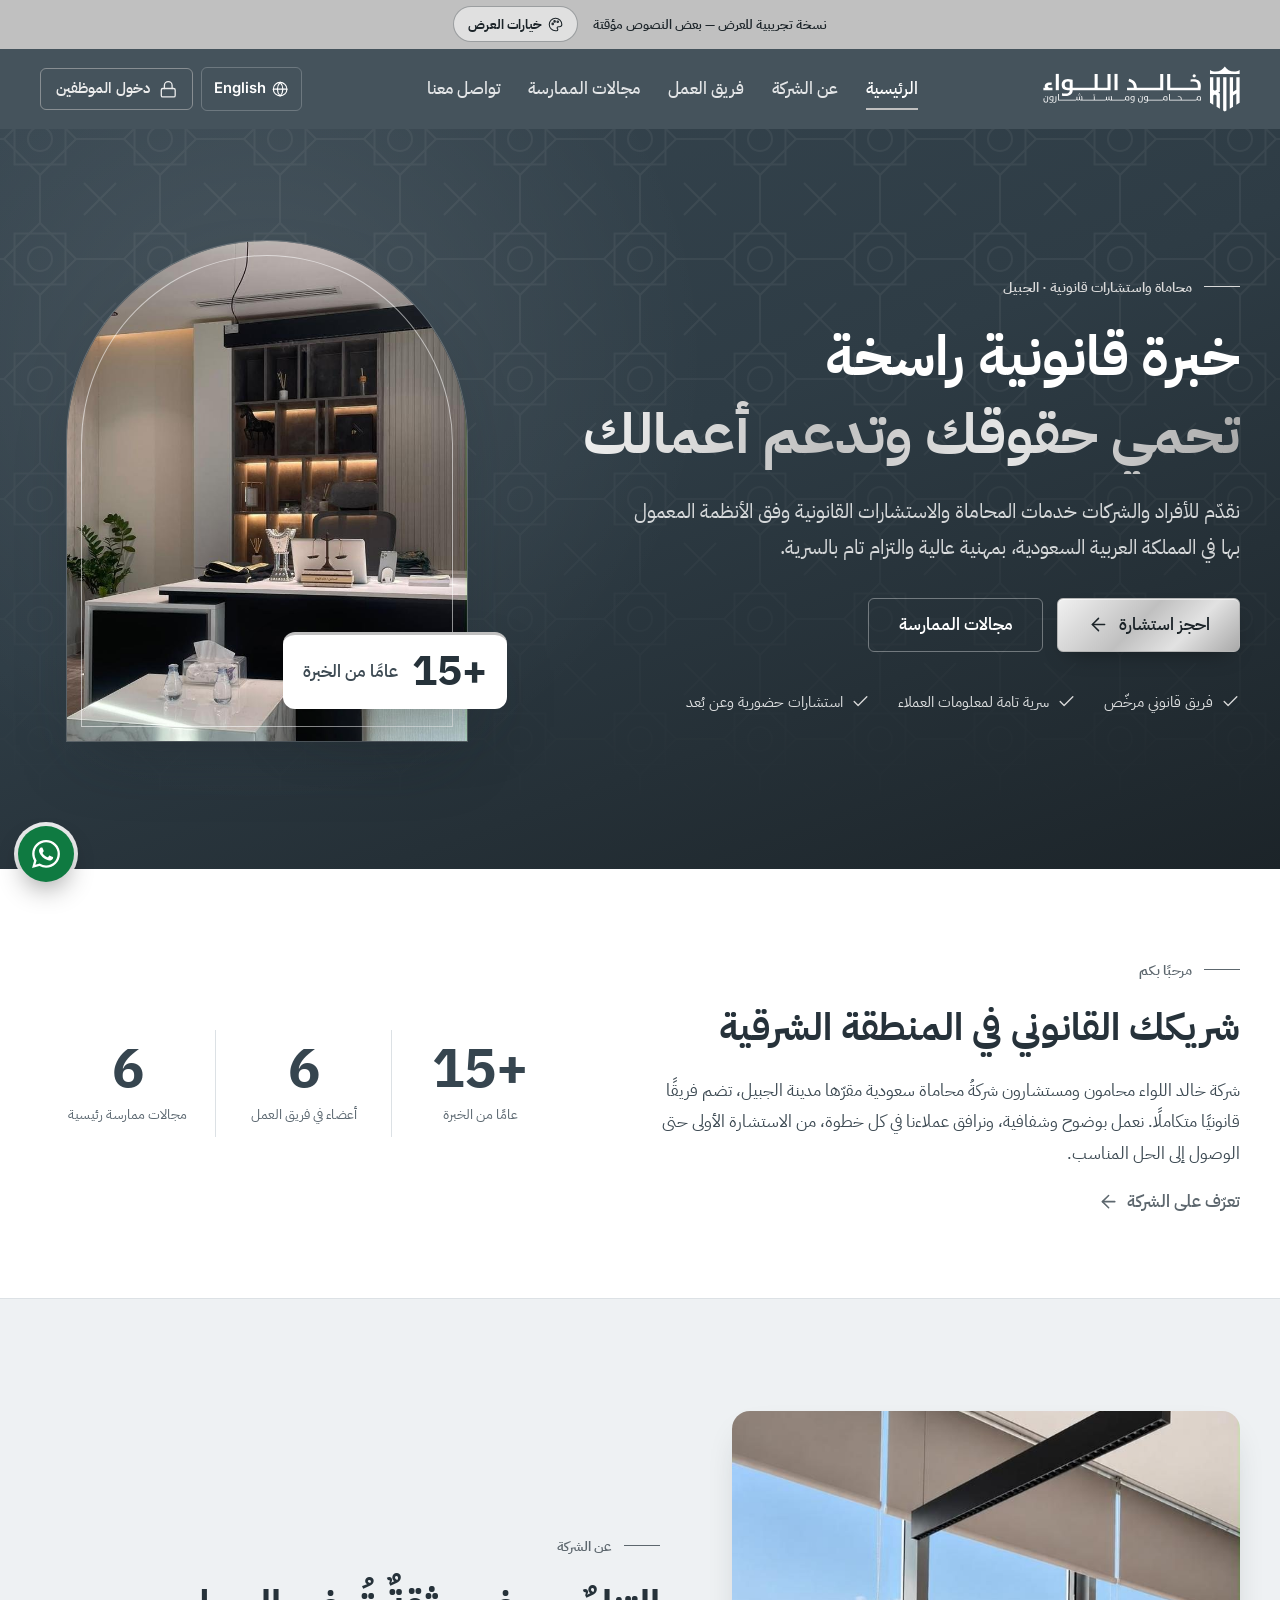
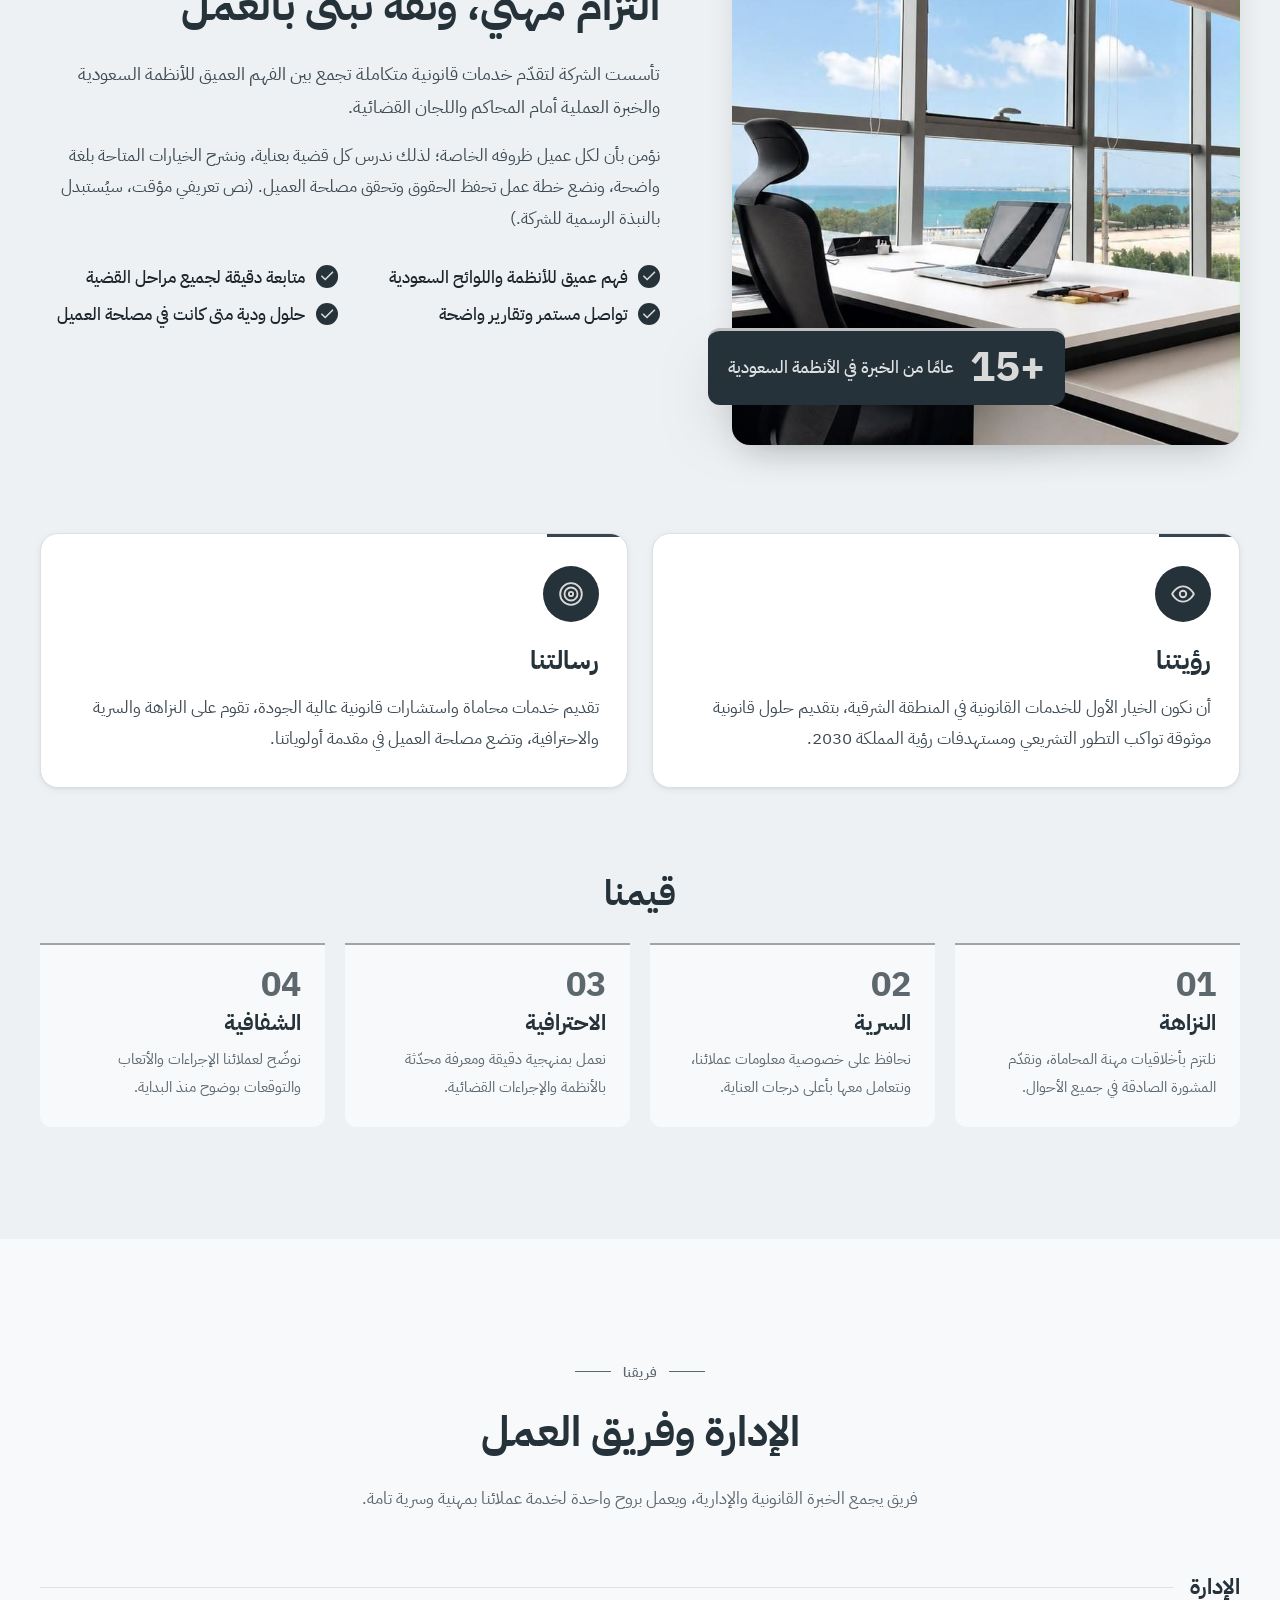
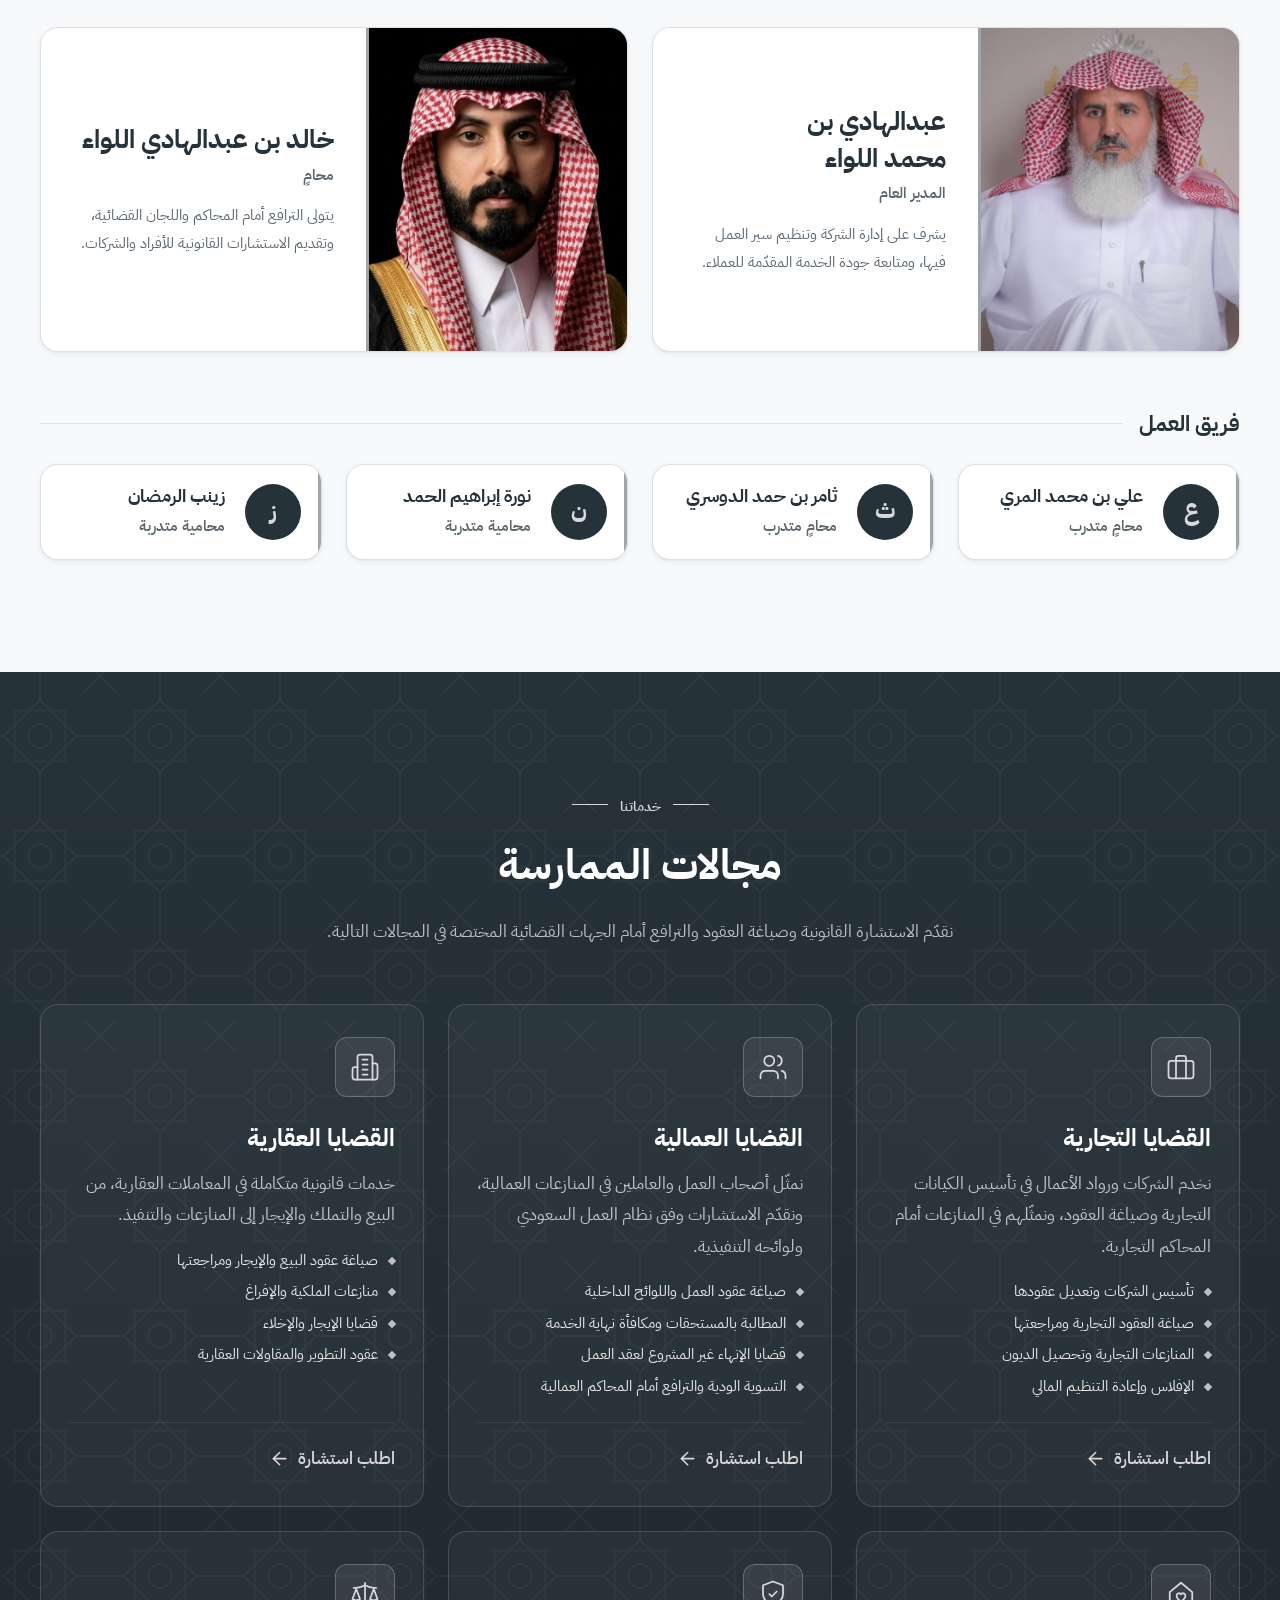
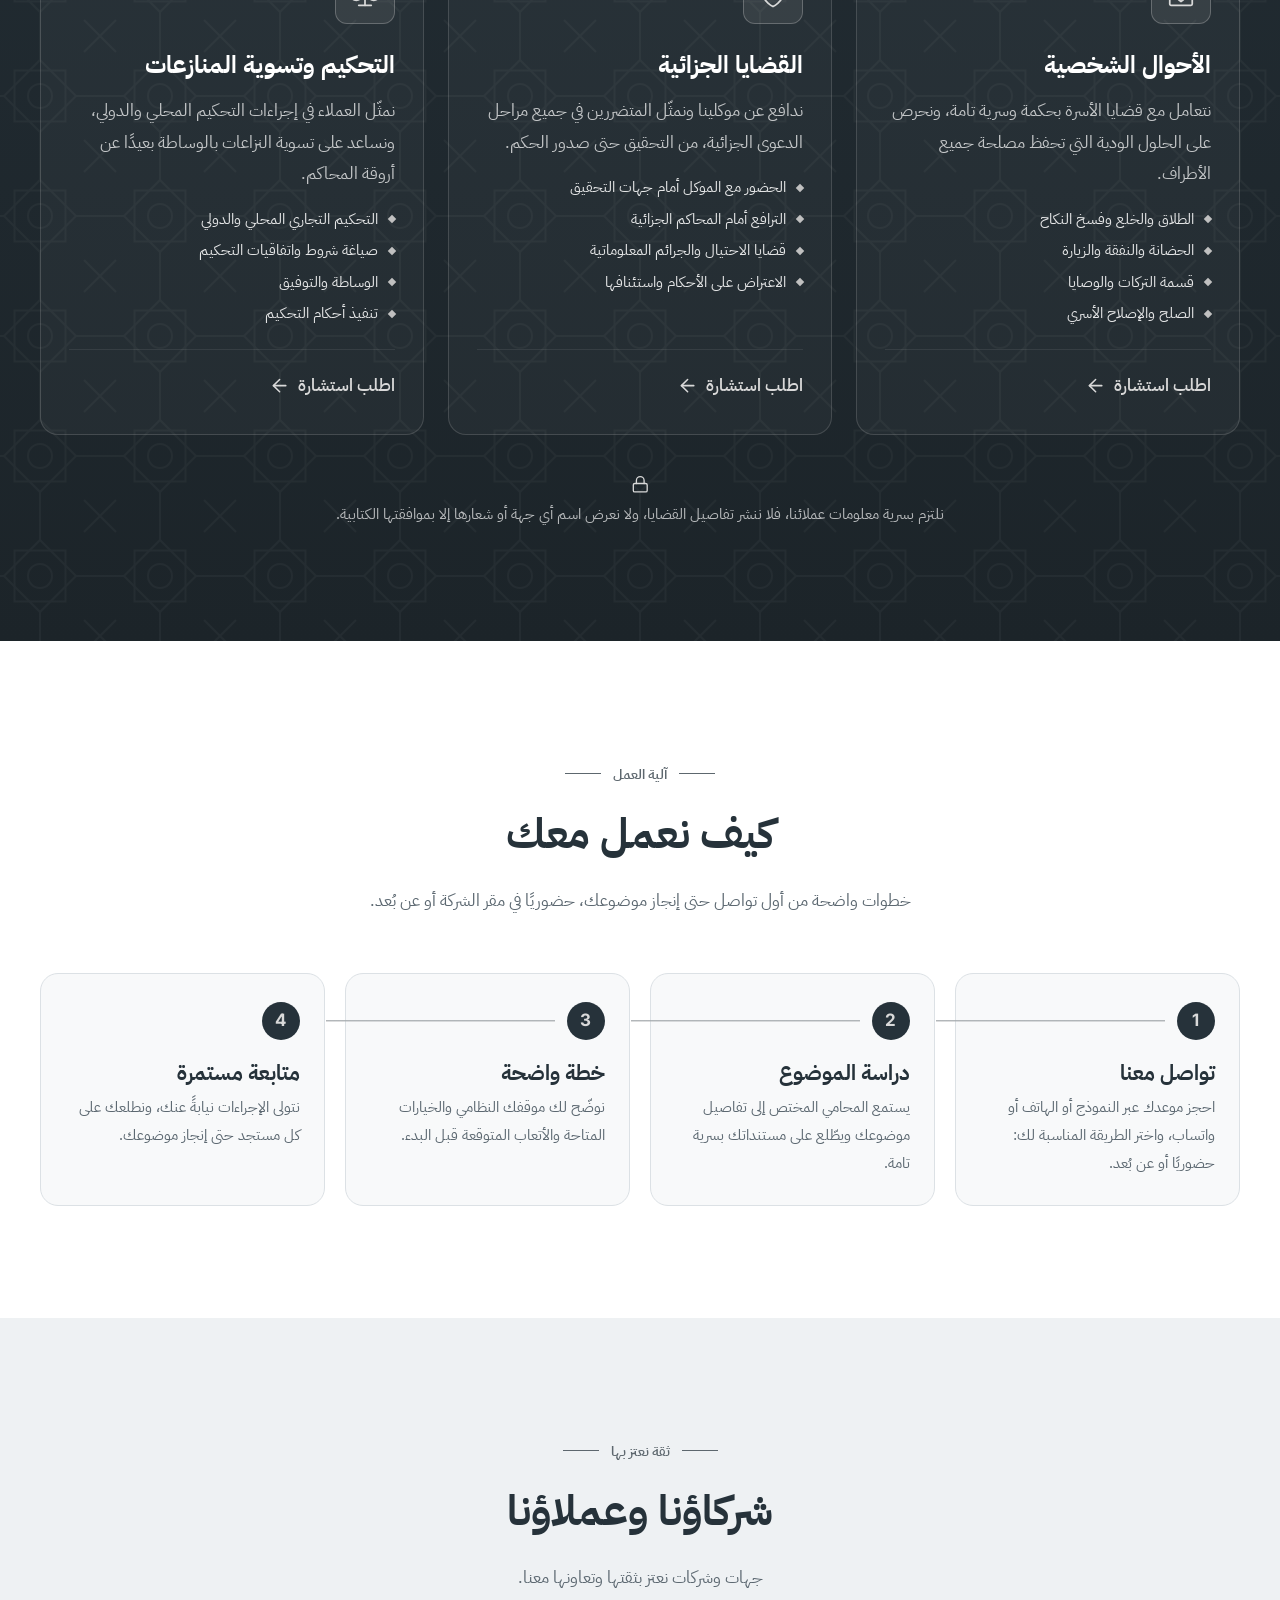
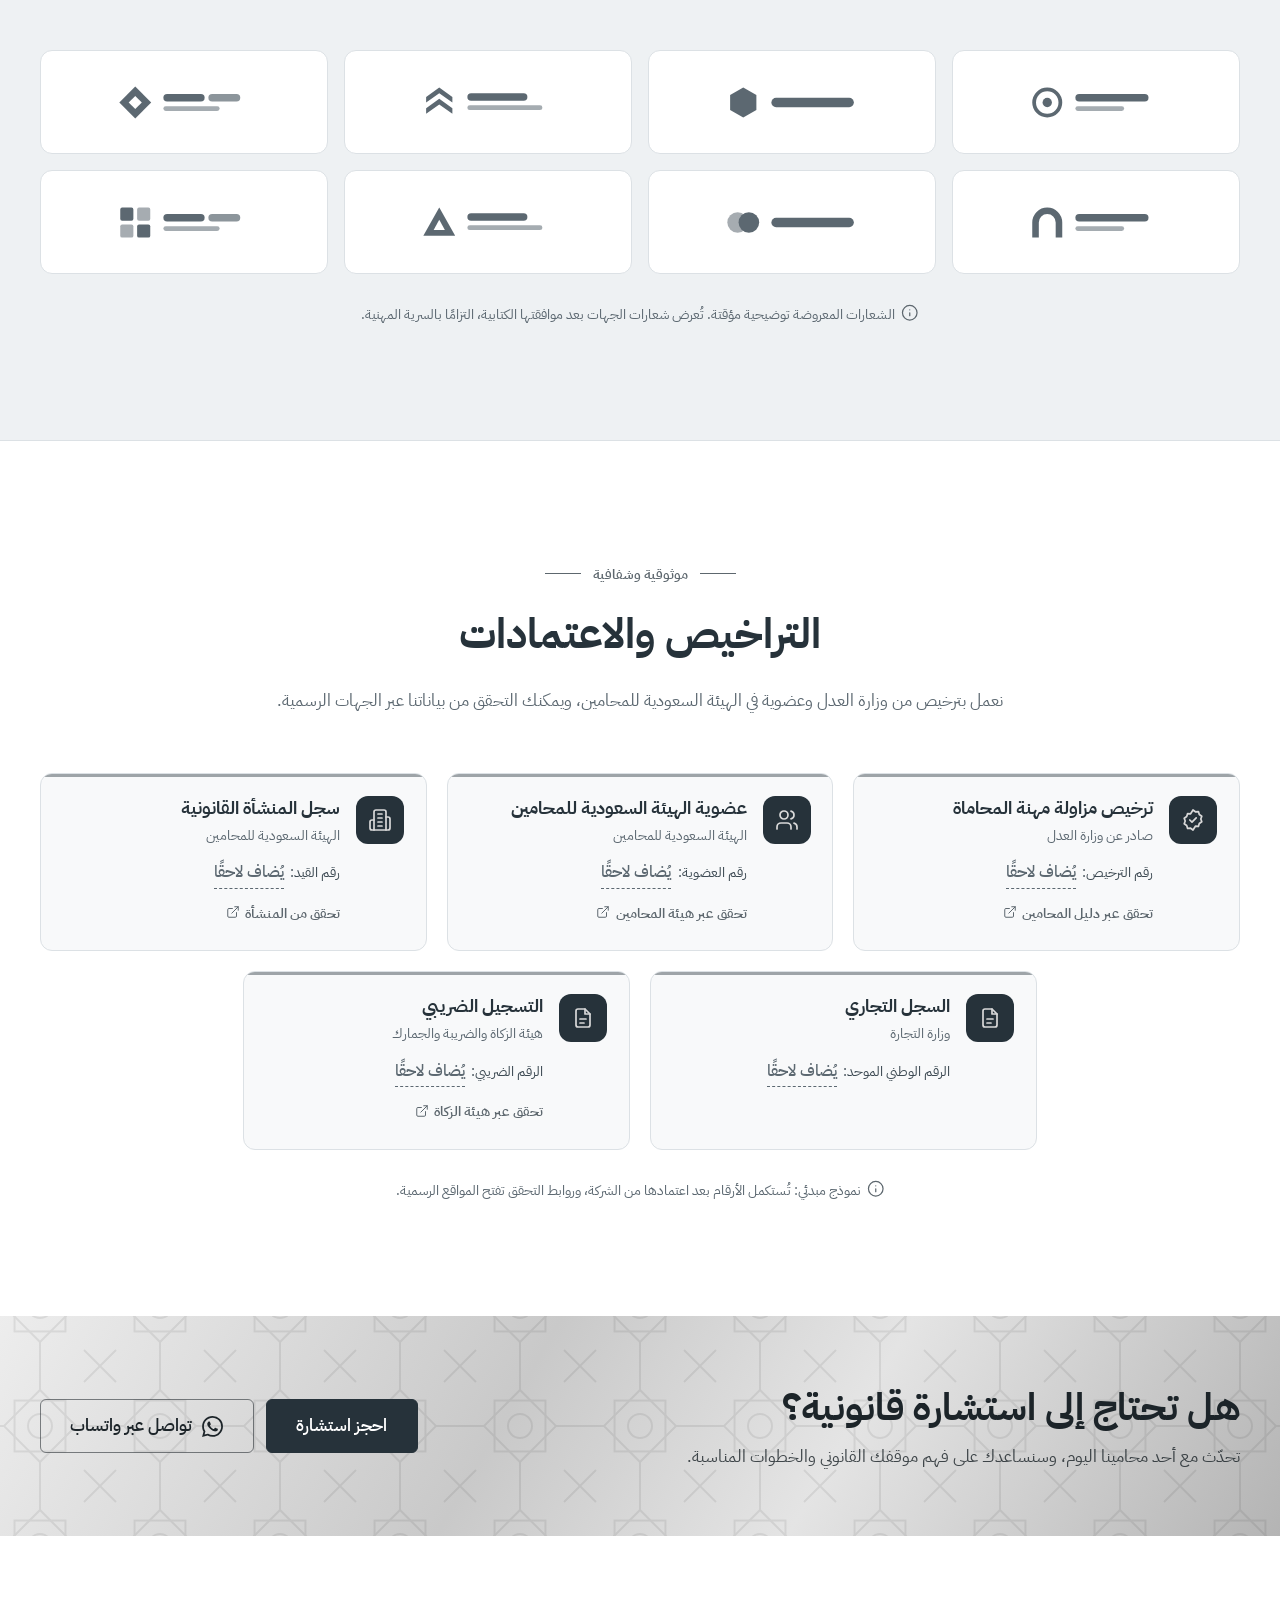
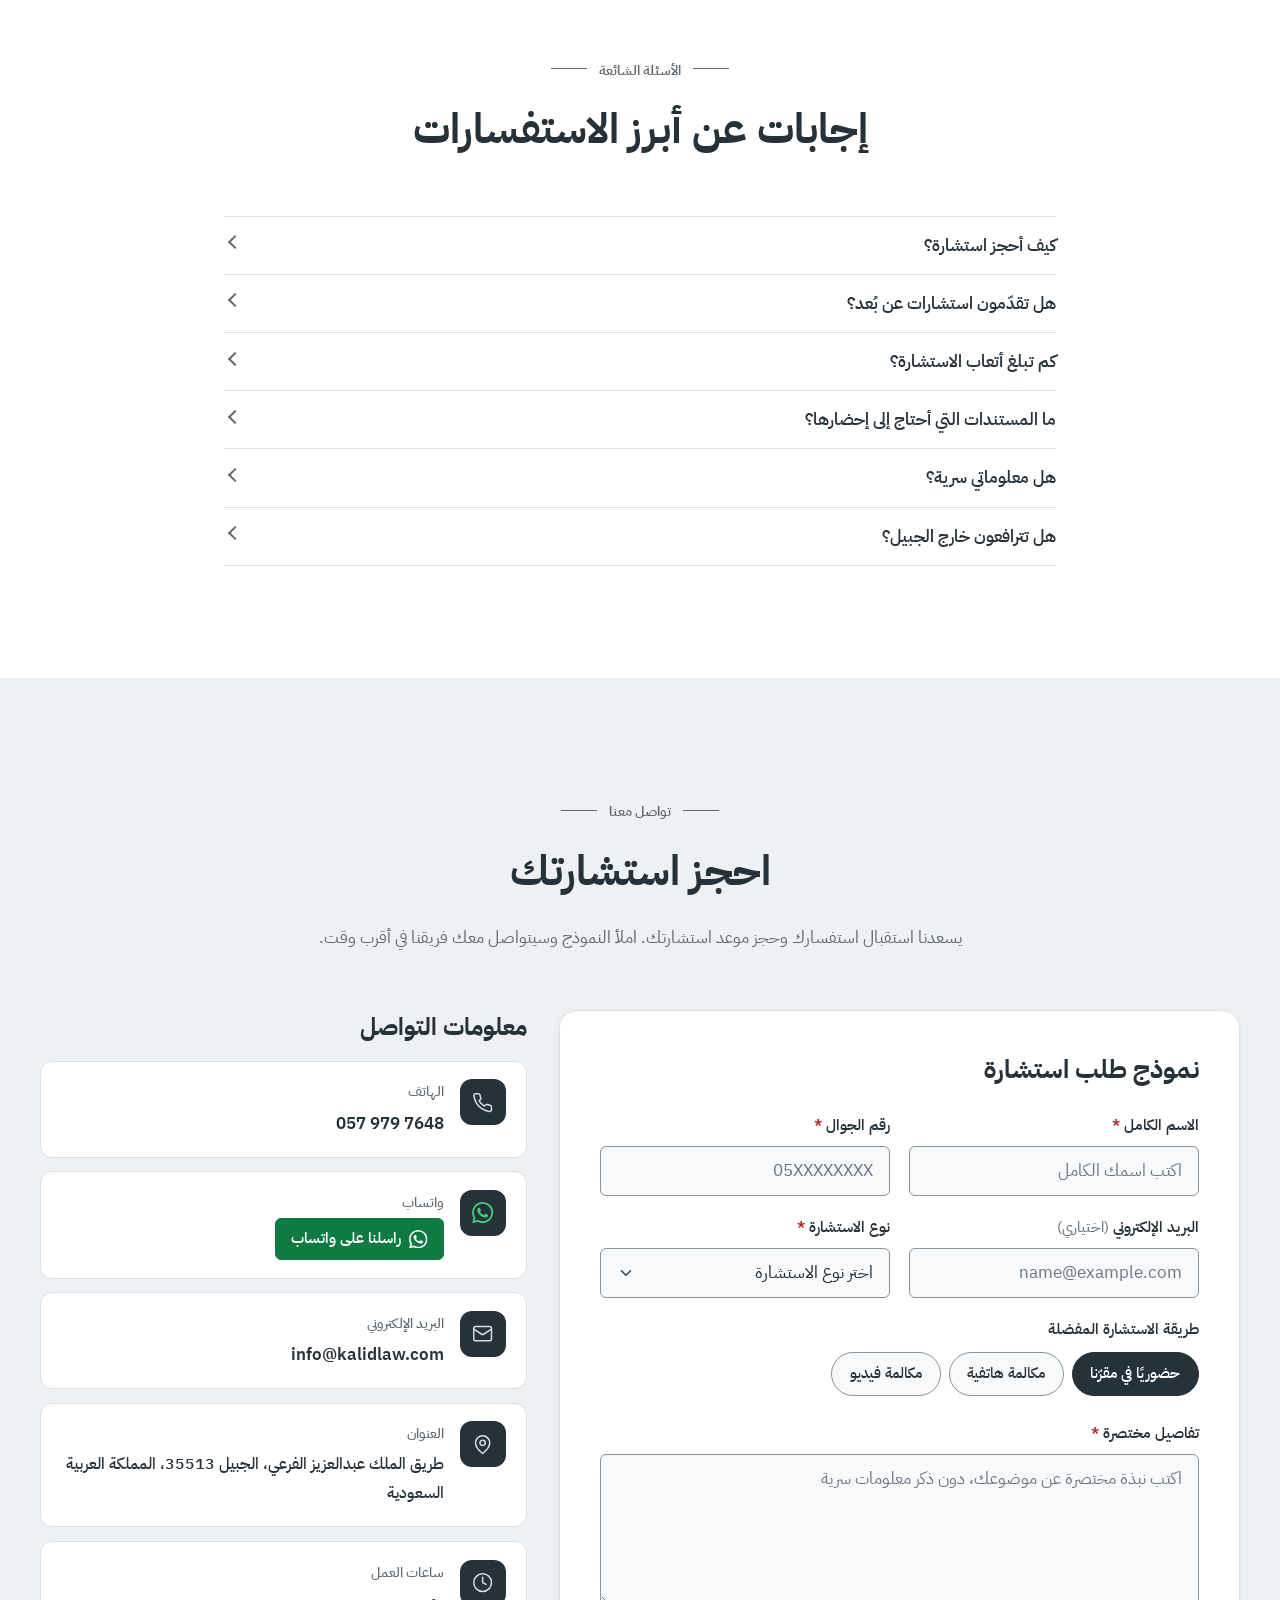
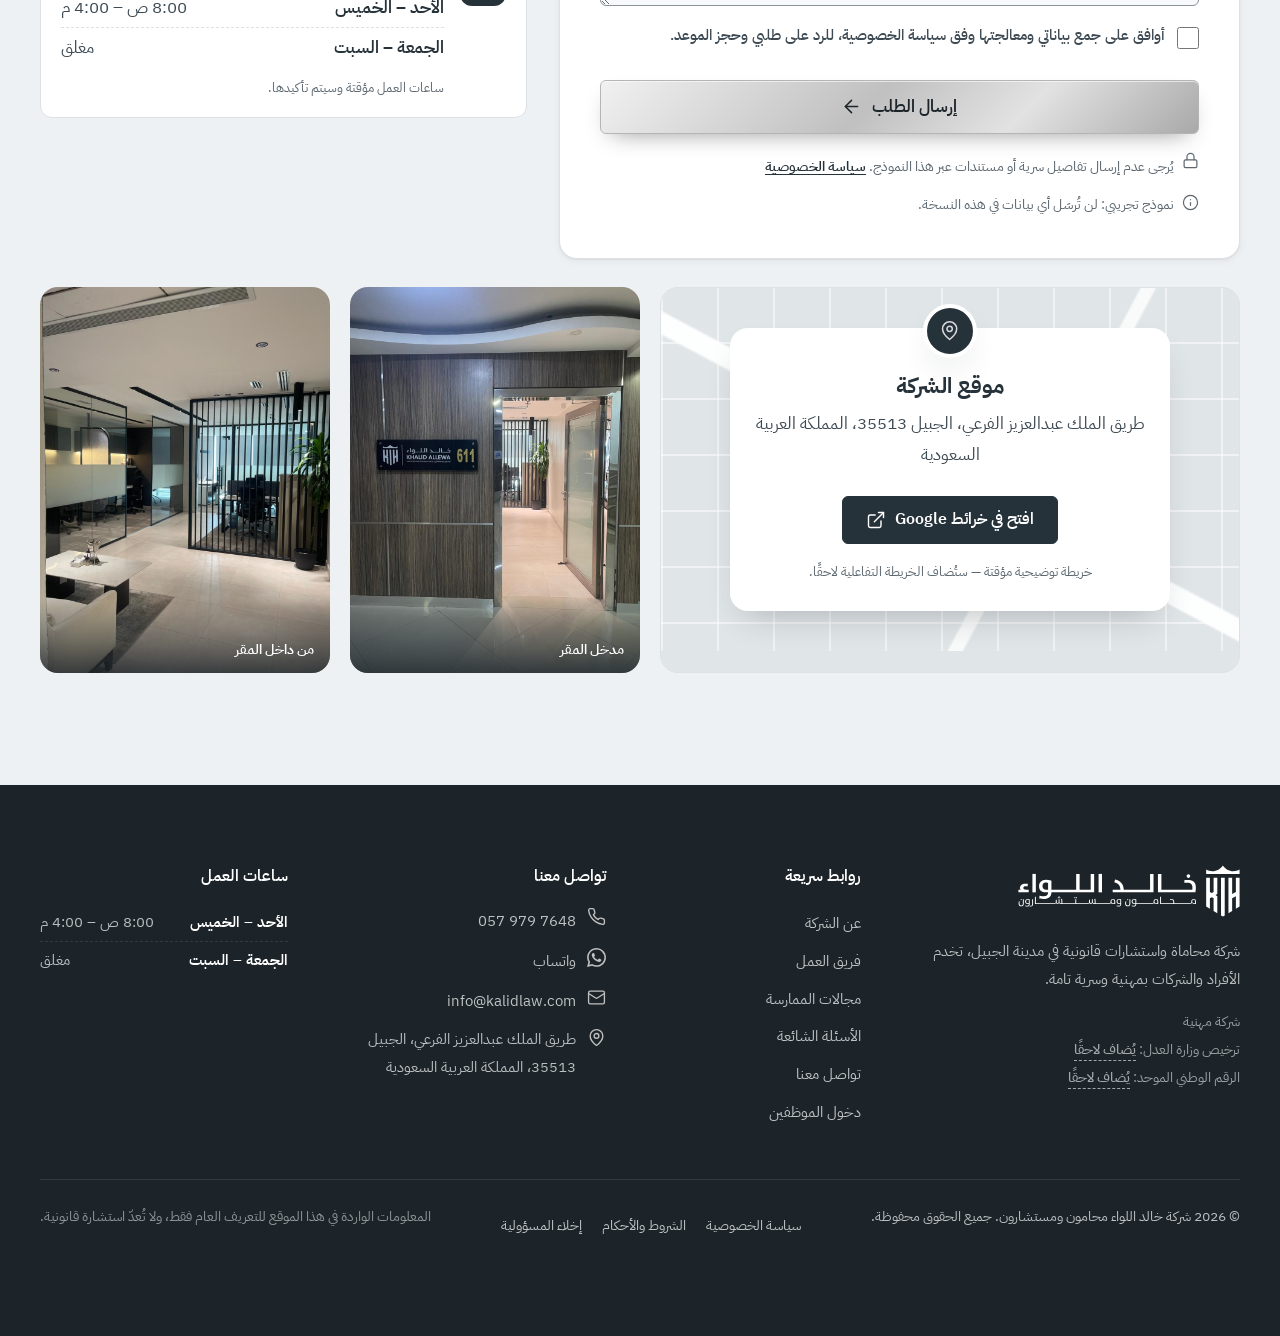
<file: public/index.html>
<!doctype html>
<html lang="ar" dir="rtl">
<head>
  <meta charset="utf-8">
  <meta name="viewport" content="width=device-width, initial-scale=1, viewport-fit=cover">
  <title data-i18n="meta.home.title">شركة خالد اللواء محامون ومستشارون</title>
  <meta name="description" content="شركة محاماة واستشارات قانونية في الجبيل، تخدم الأفراد والشركات في القضايا التجارية والعمالية والعقارية والأحوال الشخصية والقضايا الجزائية والتحكيم." data-i18n-attr="content:meta.home.description">
  <!-- Link preview (WhatsApp, X, LinkedIn). og:image must be a full address: change it when the site moves to the client's own domain. -->
  <meta property="og:type" content="website">
  <meta property="og:locale" content="ar_SA">
  <meta property="og:locale:alternate" content="en_US">
  <meta property="og:title" content="شركة خالد اللواء محامون ومستشارون">
  <meta property="og:description" content="محاماة واستشارات قانونية في الجبيل · Khalid Allewa Lawyers and Consultants">
  <meta property="og:image" content="https://alliwa-law-site.pages.dev/images/og.jpg?v=3">
  <meta property="og:image:width" content="1200">
  <meta property="og:image:height" content="630">
  <meta name="twitter:card" content="summary_large_image">
  <!-- Draft: keeps search engines away. Delete this line when the site goes live. -->
  <meta name="robots" content="noindex, nofollow">
  <meta name="theme-color" content="#36454f">
  <link rel="icon" href="favicon.svg" type="image/svg+xml">
  <!-- home-screen shortcut: the firm's emblem as the icon, "KH LAW" as the name -->
  <link rel="icon" href="images/icons/icon-192.png" type="image/png" sizes="192x192">
  <link rel="apple-touch-icon" href="apple-touch-icon.png">
  <link rel="manifest" href="site.webmanifest">
  <meta name="apple-mobile-web-app-title" content="KH LAW">
  <link rel="preconnect" href="https://fonts.googleapis.com">
  <link rel="preconnect" href="https://fonts.gstatic.com" crossorigin>
  <link rel="stylesheet" href="https://fonts.googleapis.com/css2?family=IBM+Plex+Sans+Arabic:wght@400;500;600;700&family=Inter:wght@400;500;600;700&display=swap">
  <link rel="stylesheet" href="css/style.css">
  <script src="data/settings.js"></script>
  <script src="js/boot.js"></script>
</head>
<body data-page="home">

<!-- Icons (drawn once, used everywhere with <use href="#i-name">) -->
<svg class="sprite" aria-hidden="true" focusable="false">
  <symbol id="i-scale" viewBox="0 0 24 24"><path d="m16 16 3-8 3 8c-.87.65-1.92 1-3 1s-2.13-.35-3-1Z"/><path d="m2 16 3-8 3 8c-.87.65-1.92 1-3 1s-2.13-.35-3-1Z"/><path d="M7 21h10"/><path d="M12 3v18"/><path d="M3 7h2c2 0 5-1 7-2 2 1 5 2 7 2h2"/></symbol>
  <symbol id="i-briefcase" viewBox="0 0 24 24"><rect x="2" y="7" width="20" height="14" rx="2"/><path d="M16 21V5a2 2 0 0 0-2-2h-4a2 2 0 0 0-2 2v16"/></symbol>
  <symbol id="i-users" viewBox="0 0 24 24"><path d="M16 21v-2a4 4 0 0 0-4-4H6a4 4 0 0 0-4 4v2"/><circle cx="9" cy="7" r="4"/><path d="M22 21v-2a4 4 0 0 0-3-3.87"/><path d="M16 3.13a4 4 0 0 1 0 7.75"/></symbol>
  <symbol id="i-building" viewBox="0 0 24 24"><path d="M6 22V4a2 2 0 0 1 2-2h8a2 2 0 0 1 2 2v18Z"/><path d="M6 12H4a2 2 0 0 0-2 2v6a2 2 0 0 0 2 2h2"/><path d="M18 9h2a2 2 0 0 1 2 2v9a2 2 0 0 1-2 2h-2"/><path d="M10 6h4"/><path d="M10 10h4"/><path d="M10 14h4"/><path d="M10 18h4"/></symbol>
  <symbol id="i-family" viewBox="0 0 24 24"><path d="M3 10.5 12 3l9 7.5V20a1 1 0 0 1-1 1H4a1 1 0 0 1-1-1Z"/><path d="M12 18s-3.5-2.2-3.5-4.6A1.9 1.9 0 0 1 12 12.3a1.9 1.9 0 0 1 3.5 1.1C15.5 15.8 12 18 12 18Z"/></symbol>
  <symbol id="i-shield" viewBox="0 0 24 24"><path d="M12 22s8-4 8-10V5l-8-3-8 3v7c0 6 8 10 8 10Z"/><path d="m9 12 2 2 4-4"/></symbol>
  <symbol id="i-gavel" viewBox="0 0 24 24"><path d="m14.5 12.5-8 8a2.12 2.12 0 1 1-3-3l8-8"/><path d="m16 16 6-6"/><path d="m8 8 6-6"/><path d="m9 7 8 8"/><path d="m21 11-8-8"/></symbol>
  <symbol id="i-phone" viewBox="0 0 24 24"><path d="M22 16.92v3a2 2 0 0 1-2.18 2 19.79 19.79 0 0 1-8.63-3.07 19.5 19.5 0 0 1-6-6 19.79 19.79 0 0 1-3.07-8.67A2 2 0 0 1 4.11 2h3a2 2 0 0 1 2 1.72c.13.96.36 1.9.7 2.81a2 2 0 0 1-.45 2.11L8.09 9.91a16 16 0 0 0 6 6l1.27-1.27a2 2 0 0 1 2.11-.45c.91.34 1.85.57 2.81.7A2 2 0 0 1 22 16.92Z"/></symbol>
  <symbol id="i-whatsapp" viewBox="0 0 24 24"><path fill="currentColor" stroke="none" d="M17.47 14.38c-.3-.15-1.76-.87-2.03-.97-.27-.1-.47-.15-.67.15-.2.3-.77.97-.94 1.16-.17.2-.35.22-.64.07-.3-.15-1.26-.46-2.39-1.47-.88-.79-1.48-1.76-1.65-2.06-.17-.3-.02-.46.13-.6.13-.14.3-.35.45-.52.15-.17.2-.3.3-.5.1-.2.05-.37-.03-.52-.07-.15-.67-1.61-.92-2.2-.24-.58-.49-.5-.67-.51h-.57c-.2 0-.52.07-.79.37-.27.3-1.04 1.02-1.04 2.48s1.07 2.88 1.21 3.07c.15.2 2.1 3.2 5.08 4.49.71.31 1.26.49 1.7.63.71.22 1.36.19 1.87.12.57-.09 1.76-.72 2.01-1.42.25-.69.25-1.29.17-1.41-.07-.13-.27-.2-.57-.35m-5.42 7.4h-.01a9.87 9.87 0 0 1-5.03-1.38l-.36-.21-3.74.98 1-3.65-.24-.37a9.86 9.86 0 0 1-1.51-5.26c0-5.45 4.44-9.88 9.89-9.88 2.64 0 5.12 1.03 6.99 2.9a9.83 9.83 0 0 1 2.89 6.99c0 5.45-4.44 9.88-9.88 9.88m8.41-18.3A11.82 11.82 0 0 0 12.05 0C5.5 0 .16 5.34.16 11.89c0 2.1.55 4.14 1.59 5.95L.06 24l6.3-1.65a11.88 11.88 0 0 0 5.68 1.45h.01c6.55 0 11.89-5.34 11.89-11.89 0-3.18-1.24-6.17-3.48-8.41Z"/></symbol>
  <symbol id="i-mail" viewBox="0 0 24 24"><rect x="2" y="4" width="20" height="16" rx="2"/><path d="m22 7-8.97 5.7a1.94 1.94 0 0 1-2.06 0L2 7"/></symbol>
  <symbol id="i-pin" viewBox="0 0 24 24"><path d="M20 10c0 6-8 12-8 12s-8-6-8-12a8 8 0 0 1 16 0Z"/><circle cx="12" cy="10" r="3"/></symbol>
  <symbol id="i-clock" viewBox="0 0 24 24"><circle cx="12" cy="12" r="10"/><path d="M12 6v6l4 2"/></symbol>
  <symbol id="i-globe" viewBox="0 0 24 24"><circle cx="12" cy="12" r="10"/><path d="M12 2a14.5 14.5 0 0 0 0 20 14.5 14.5 0 0 0 0-20"/><path d="M2 12h20"/></symbol>
  <symbol id="i-lock" viewBox="0 0 24 24"><rect x="3" y="11" width="18" height="11" rx="2"/><path d="M7 11V7a5 5 0 0 1 10 0v4"/></symbol>
  <symbol id="i-arrow" viewBox="0 0 24 24"><path d="M5 12h14"/><path d="m12 5 7 7-7 7"/></symbol>
  <symbol id="i-check" viewBox="0 0 24 24"><path d="M20 6 9 17l-5-5"/></symbol>
  <symbol id="i-check-circle" viewBox="0 0 24 24"><path d="M22 11.08V12a10 10 0 1 1-5.93-9.14"/><path d="m9 11 3 3L22 4"/></symbol>
  <symbol id="i-eye" viewBox="0 0 24 24"><path d="M2 12s3.5-7 10-7 10 7 10 7-3.5 7-10 7S2 12 2 12Z"/><circle cx="12" cy="12" r="3"/></symbol>
  <symbol id="i-target" viewBox="0 0 24 24"><circle cx="12" cy="12" r="10"/><circle cx="12" cy="12" r="6"/><circle cx="12" cy="12" r="2"/></symbol>
  <symbol id="i-info" viewBox="0 0 24 24"><circle cx="12" cy="12" r="10"/><path d="M12 16v-4"/><path d="M12 8h.01"/></symbol>
  <symbol id="i-calendar" viewBox="0 0 24 24"><rect x="3" y="4" width="18" height="18" rx="2"/><path d="M16 2v4"/><path d="M8 2v4"/><path d="M3 10h18"/><path d="m9 16 2 2 4-4"/></symbol>
  <symbol id="i-palette" viewBox="0 0 24 24"><path d="M12 22a10 10 0 1 1 10-10c0 2.2-1.8 3.5-4 3.5h-1.6a1.9 1.9 0 0 0-1.4 3.2c.4.4.6.9.6 1.4 0 1.1-.9 1.9-2 1.9z"/><circle cx="7.5" cy="11" r="1.2"/><circle cx="10.5" cy="7" r="1.2"/><circle cx="15.5" cy="7.5" r="1.2"/></symbol>
  <symbol id="i-sun" viewBox="0 0 24 24"><circle cx="12" cy="12" r="4"/><path d="M12 2v2M12 20v2M4.9 4.9l1.4 1.4M17.7 17.7l1.4 1.4M2 12h2M20 12h2M4.9 19.1l1.4-1.4M17.7 6.3l1.4-1.4"/></symbol>
  <symbol id="i-moon" viewBox="0 0 24 24"><path d="M20.5 14.5A8.5 8.5 0 0 1 9.5 3.5a8.5 8.5 0 1 0 11 11z"/></symbol>
  <symbol id="i-close" viewBox="0 0 24 24"><path d="M6 6l12 12M18 6 6 18"/></symbol>
  <symbol id="i-badge" viewBox="0 0 24 24"><path d="M12 2l2.4 1.8 3-.2.9 2.9 2.5 1.7-1 2.8 1 2.8-2.5 1.7-.9 2.9-3-.2L12 22l-2.4-1.8-3 .2-.9-2.9-2.5-1.7 1-2.8-1-2.8 2.5-1.7.9-2.9 3 .2z"/><path d="m8.8 12 2.2 2.2 4.2-4.4"/></symbol>
  <symbol id="i-doc" viewBox="0 0 24 24"><path d="M14 3H7a2 2 0 0 0-2 2v14a2 2 0 0 0 2 2h10a2 2 0 0 0 2-2V8z"/><path d="M14 3v5h5M9 13h6M9 17h4"/></symbol>
  <symbol id="ph-logo-1" viewBox="0 0 160 48"><circle cx="28" cy="24" r="14" fill="none" stroke="currentColor" stroke-width="4"/><circle cx="28" cy="24" r="5"/><g fill="currentColor"><rect x="58" y="15" width="78" height="8" rx="4"/><rect x="58" y="28" width="52" height="5" rx="2.5" opacity=".55"/></g></symbol>
  <symbol id="ph-logo-2" viewBox="0 0 160 48"><path d="M28 8l14 8v16l-14 8-14-8V16z"/><g fill="currentColor"><rect x="58" y="19" width="88" height="10" rx="5"/></g></symbol>
  <symbol id="ph-logo-3" viewBox="0 0 160 48"><path d="M14 30l14-10 14 10v6L28 26 14 36zM14 18 28 8l14 10v6L28 14 14 24z"/><g fill="currentColor"><rect x="58" y="14" width="64" height="8" rx="4"/><rect x="58" y="27" width="80" height="5" rx="2.5" opacity=".55"/></g></symbol>
  <symbol id="ph-logo-4" viewBox="0 0 160 48"><path d="M28 7l17 17-17 17-17-17z"/><path d="M28 17l7 7-7 7-7-7z" style="fill: var(--logo-bg, #fff)"/><g fill="currentColor"><rect x="58" y="15" width="44" height="8" rx="4"/><rect x="106" y="15" width="34" height="8" rx="4" opacity=".7"/><rect x="58" y="28" width="60" height="5" rx="2.5" opacity=".55"/></g></symbol>
  <symbol id="ph-logo-5" viewBox="0 0 160 48"><path d="M12 40V24a16 16 0 0 1 32 0v16h-7V24a9 9 0 0 0-18 0v16z"/><g fill="currentColor"><rect x="58" y="15" width="78" height="8" rx="4"/><rect x="58" y="28" width="52" height="5" rx="2.5" opacity=".55"/></g></symbol>
  <symbol id="ph-logo-6" viewBox="0 0 160 48"><circle cx="22" cy="24" r="11" opacity=".55"/><circle cx="34" cy="24" r="11"/><g fill="currentColor"><rect x="58" y="19" width="88" height="10" rx="5"/></g></symbol>
  <symbol id="ph-logo-7" viewBox="0 0 160 48"><path d="M28 8l17 30H11z"/><path d="M28 21l6 11H22z" style="fill: var(--logo-bg, #fff)"/><g fill="currentColor"><rect x="58" y="14" width="64" height="8" rx="4"/><rect x="58" y="27" width="80" height="5" rx="2.5" opacity=".55"/></g></symbol>
  <symbol id="ph-logo-8" viewBox="0 0 160 48"><rect x="12" y="8" width="14" height="14" rx="2"/><rect x="30" y="8" width="14" height="14" rx="2" opacity=".55"/><rect x="12" y="26" width="14" height="14" rx="2" opacity=".55"/><rect x="30" y="26" width="14" height="14" rx="2"/><g fill="currentColor"><rect x="58" y="15" width="44" height="8" rx="4"/><rect x="106" y="15" width="34" height="8" rx="4" opacity=".7"/><rect x="58" y="28" width="60" height="5" rx="2.5" opacity=".55"/></g></symbol>
  <symbol id="i-external" viewBox="0 0 24 24"><path d="M15 3h6v6"/><path d="M10 14 21 3"/><path d="M18 13v6a2 2 0 0 1-2 2H5a2 2 0 0 1-2-2V8a2 2 0 0 1 2-2h6"/></symbol>
</svg>

<a class="skip-link" href="#main" data-i18n="a11y.skip"></a>

<div class="demo-banner" data-demo-banner hidden>
  <span data-i18n="demo.banner"></span>
  <button class="theme-toggle" type="button" aria-expanded="false" aria-controls="theme-panel" data-theme-toggle>
    <svg class="icon" aria-hidden="true"><use href="#i-palette"/></svg><span data-i18n="theme.button"></span>
  </button>
</div>

<!-- Display options (demo): night mode, colour scheme, shape. Choices are applied at once and remembered on this device. -->
<div class="theme-backdrop" data-theme-backdrop hidden></div>
<div class="theme-panel" id="theme-panel" role="dialog" aria-labelledby="theme-title" data-theme-panel hidden>
  <div class="theme-panel-head">
    <h2 class="theme-title" id="theme-title" data-i18n="theme.title"></h2>
    <button class="theme-close" type="button" data-theme-close data-i18n-attr="aria-label:theme.close"><svg class="icon" aria-hidden="true"><use href="#i-close"/></svg></button>
  </div>
  <fieldset class="theme-group">
    <legend data-i18n="theme.mode"></legend>
    <div class="theme-options">
      <label class="theme-opt"><input type="radio" name="theme-mode" value="light"><span><svg class="icon" aria-hidden="true"><use href="#i-sun"/></svg><span data-i18n="theme.light"></span></span></label>
      <label class="theme-opt"><input type="radio" name="theme-mode" value="dark"><span><svg class="icon" aria-hidden="true"><use href="#i-moon"/></svg><span data-i18n="theme.dark"></span></span></label>
    </div>
  </fieldset>
  <fieldset class="theme-group">
    <legend data-i18n="theme.colors"></legend>
    <div class="theme-options">
      <label class="theme-opt"><input type="radio" name="theme-accent" value="official"><span><i class="swatch swatch-official" aria-hidden="true"></i><span data-i18n="theme.official"></span></span></label>
      <label class="theme-opt"><input type="radio" name="theme-accent" value="navy"><span><i class="swatch swatch-navy" aria-hidden="true"></i><span data-i18n="theme.navy"></span></span></label>
      <label class="theme-opt"><input type="radio" name="theme-accent" value="burgundy"><span><i class="swatch swatch-burgundy" aria-hidden="true"></i><span data-i18n="theme.burgundy"></span></span></label>
    </div>
  </fieldset>
  <fieldset class="theme-group">
    <legend data-i18n="theme.shape"></legend>
    <div class="theme-options">
      <label class="theme-opt"><input type="radio" name="theme-shape" value="soft"><span><i class="shape-preview shape-soft" aria-hidden="true"></i><span data-i18n="theme.soft"></span></span></label>
      <label class="theme-opt"><input type="radio" name="theme-shape" value="sharp"><span><i class="shape-preview shape-sharp" aria-hidden="true"></i><span data-i18n="theme.sharp"></span></span></label>
      <label class="theme-opt"><input type="radio" name="theme-shape" value="round"><span><i class="shape-preview shape-round" aria-hidden="true"></i><span data-i18n="theme.round"></span></span></label>
    </div>
  </fieldset>
  <p class="theme-note" data-i18n="theme.note"></p>
  <button class="btn-text theme-reset" type="button" data-theme-reset data-i18n="theme.reset"></button>
</div>

<!-- ============ Header ============ -->
<header class="site-header" data-header>
  <div class="container header-inner">
    <a class="brand" href="#home">
      <img class="brand-lockup" src="images/logo-ar.svg" alt="" width="171" height="40" data-logo="ar" data-i18n-attr="alt:brand.fullName">
      <img class="brand-lockup" src="images/logo-en.svg" alt="" width="171" height="40" data-logo="en" data-i18n-attr="alt:brand.fullName">
    </a>

    <nav class="main-nav" id="main-nav" data-nav data-i18n-attr="aria-label:nav.label">
      <ul class="nav-list">
        <li><a href="#home" data-i18n="nav.home"></a></li>
        <li><a href="#about" data-i18n="nav.about"></a></li>
        <li><a href="#team" data-i18n="nav.team"></a></li>
        <li><a href="#practice" data-i18n="nav.practice"></a></li>
        <li><a href="#contact" data-i18n="nav.contact"></a></li>
      </ul>
      <div class="nav-extra">
        <a class="btn btn-primary btn-block" href="#contact" data-book><span data-i18n="cta.book"></span></a>
        <a class="btn btn-outline-light btn-block" href="login.html"><svg class="icon" aria-hidden="true"><use href="#i-lock"/></svg><span data-i18n="header.login"></span></a>
      </div>
    </nav>

    <div class="header-actions">
      <button class="lang-switch" type="button" data-lang-switch>
        <svg class="icon" aria-hidden="true"><use href="#i-globe"/></svg>
        <span class="lang-full" data-i18n="header.langSwitch" data-i18n-attr="lang:header.langCode"></span>
        <span class="lang-short" data-i18n="header.langShort" data-i18n-attr="lang:header.langCode"></span>
      </button>
      <a class="btn btn-outline-accent btn-sm header-login" href="login.html">
        <svg class="icon" aria-hidden="true"><use href="#i-lock"/></svg><span data-i18n="header.login"></span>
      </a>
      <button class="menu-toggle" type="button" aria-controls="main-nav" aria-expanded="false" data-menu-toggle data-i18n-attr="aria-label:nav.open">
        <span class="menu-bars" aria-hidden="true"><span></span><span></span><span></span></span>
      </button>
    </div>
  </div>
</header>

<main id="main">

  <!-- ============ 1. Home / Hero ============ -->
  <section class="hero" id="home" aria-labelledby="hero-title">
    <!-- the office photo: full background on phones, inside the arch on desktop (same file, downloaded once) -->
    <div class="hero-photo" aria-hidden="true"><img src="images/office/hero-office.jpg" alt="" width="720" height="1280" fetchpriority="high" decoding="async"></div>
    <div class="hero-pattern" aria-hidden="true"></div>
    <div class="container hero-inner">
      <div class="hero-content">
        <p class="eyebrow eyebrow-light"><span data-i18n="hero.eyebrow"></span></p>
        <h1 class="hero-title" id="hero-title">
          <span data-i18n="hero.title"></span>
          <span class="accent" data-i18n="hero.titleAccent"></span>
        </h1>
        <p class="hero-lead" data-i18n="hero.lead"></p>
        <div class="hero-cta">
          <a class="btn btn-primary btn-lg" href="#contact" data-book>
            <span data-i18n="cta.book"></span>
            <svg class="icon icon-flip" aria-hidden="true"><use href="#i-arrow"/></svg>
          </a>
          <a class="btn btn-outline-light btn-lg" href="#practice"><span data-i18n="hero.secondary"></span></a>
        </div>
        <ul class="hero-points" data-list="hero.points">
          <template><li><svg class="icon" aria-hidden="true"><use href="#i-check"/></svg><span data-field="."></span></li></template>
        </ul>
      </div>

      <div class="hero-visual" aria-hidden="true">
        <div class="arch">
          <img class="arch-photo" src="images/office/hero-office.jpg" alt="" width="720" height="1280" decoding="async">
        </div>
        <div class="hero-badge">
          <strong class="hero-badge-num"><bdi data-years></bdi></strong>
          <span data-i18n="hero.badge"></span>
        </div>
      </div>
    </div>
  </section>

  <!-- Short intro + key numbers -->
  <section class="intro" aria-labelledby="intro-title">
    <div class="container intro-inner">
      <div class="intro-text reveal">
        <p class="eyebrow"><span data-i18n="intro.eyebrow"></span></p>
        <h2 class="section-title" id="intro-title" data-i18n="intro.title"></h2>
        <p data-i18n="intro.text"></p>
        <a class="link-arrow" href="#about"><span data-i18n="intro.more"></span><svg class="icon icon-flip" aria-hidden="true"><use href="#i-arrow"/></svg></a>
      </div>
      <ul class="stats reveal">
        <li class="stat"><span class="stat-num" data-stat="years"></span><span class="stat-label" data-i18n="stats.years"></span></li>
        <li class="stat"><span class="stat-num" data-stat="team"></span><span class="stat-label" data-i18n="stats.team"></span></li>
        <li class="stat"><span class="stat-num" data-stat="areas"></span><span class="stat-label" data-i18n="stats.areas"></span></li>
      </ul>
    </div>
  </section>

  <!-- ============ 2. About ============ -->
  <section class="section about" id="about" aria-labelledby="about-title">
    <div class="container">
      <div class="about-grid">
        <div class="about-media reveal">
          <img class="about-photo" src="images/office/desk-sea-view.jpg" alt="" width="720" height="1280" loading="lazy" decoding="async" data-i18n-attr="alt:about.photoAlt">
          <div class="exp-badge">
            <strong><bdi data-years></bdi></strong>
            <span data-i18n="about.badge"></span>
          </div>
        </div>
        <div class="about-body reveal">
          <p class="eyebrow"><span data-i18n="about.eyebrow"></span></p>
          <h2 class="section-title" id="about-title" data-i18n="about.title"></h2>
          <p class="lead" data-i18n="about.lead"></p>
          <p data-i18n="about.text"></p>
          <ul class="checklist" data-list="about.highlights">
            <template><li><svg class="icon" aria-hidden="true"><use href="#i-check"/></svg><span data-field="."></span></li></template>
          </ul>
        </div>
      </div>

      <div class="vm-grid">
        <article class="vm-card reveal">
          <span class="vm-icon" aria-hidden="true"><svg class="icon"><use href="#i-eye"/></svg></span>
          <h3 data-i18n="about.vision.title"></h3>
          <p data-i18n="about.vision.text"></p>
        </article>
        <article class="vm-card reveal">
          <span class="vm-icon" aria-hidden="true"><svg class="icon"><use href="#i-target"/></svg></span>
          <h3 data-i18n="about.mission.title"></h3>
          <p data-i18n="about.mission.text"></p>
        </article>
      </div>

      <div class="values">
        <h3 class="values-title" data-i18n="about.valuesTitle"></h3>
        <ol class="values-grid reveal-stagger" data-list="about.values">
          <template><li class="value-card"><h4 data-field="title"></h4><p data-field="text"></p></li></template>
        </ol>
      </div>
    </div>
  </section>

  <!-- ============ 3. Partners & team ============ -->
  <section class="section team" id="team" aria-labelledby="team-title">
    <div class="container">
      <header class="section-head center reveal">
        <p class="eyebrow"><span data-i18n="team.eyebrow"></span></p>
        <h2 class="section-title" id="team-title" data-i18n="team.title"></h2>
        <p class="section-sub" data-i18n="team.subtitle"></p>
      </header>

      <div class="team-group" data-team-group="partners">
        <h3 class="group-title" data-i18n="team.partnersTitle"></h3>
        <div class="team-grid team-grid-partners reveal-stagger" data-team="partners"></div>
      </div>
      <div class="team-group" data-team-group="staff">
        <h3 class="group-title" data-i18n="team.staffTitle"></h3>
        <div class="team-grid reveal-stagger" data-team="staff"></div>
      </div>
    </div>

    <template id="tpl-member">
      <article class="member-card">
        <div class="member-photo"><img src="" alt="" width="400" height="480" loading="lazy" decoding="async"></div>
        <div class="member-body">
          <h4 class="member-name"></h4>
          <p class="member-role"></p>
          <p class="member-bio"></p>
        </div>
      </article>
    </template>
  </section>

  <!-- ============ 4. Practice areas ============ -->
  <section class="section practice dark" id="practice" aria-labelledby="practice-title">
    <div class="practice-pattern" aria-hidden="true"></div>
    <div class="container">
      <header class="section-head center reveal">
        <p class="eyebrow eyebrow-light"><span data-i18n="practice.eyebrow"></span></p>
        <h2 class="section-title" id="practice-title" data-i18n="practice.title"></h2>
        <p class="section-sub" data-i18n="practice.subtitle"></p>
      </header>
      <div class="practice-grid reveal-stagger" data-practice></div>
      <p class="practice-note">
        <svg class="icon" aria-hidden="true"><use href="#i-lock"/></svg>
        <span data-i18n="practice.note"></span>
      </p>
    </div>

    <template id="tpl-area">
      <article class="area-card">
        <span class="area-icon" aria-hidden="true"><svg class="icon"><use href=""/></svg></span>
        <h3 class="area-title"></h3>
        <p class="area-text"></p>
        <ul class="area-list"><template><li data-field="."></li></template></ul>
        <a class="area-link" href="#contact" data-book>
          <span data-i18n="practice.cta"></span>
          <svg class="icon icon-flip" aria-hidden="true"><use href="#i-arrow"/></svg>
        </a>
      </article>
    </template>
  </section>

  <!-- How we work -->
  <section class="section process" id="process" aria-labelledby="process-title">
    <div class="container">
      <header class="section-head center reveal">
        <p class="eyebrow"><span data-i18n="process.eyebrow"></span></p>
        <h2 class="section-title" id="process-title" data-i18n="process.title"></h2>
        <p class="section-sub" data-i18n="process.subtitle"></p>
      </header>
      <ol class="steps reveal-stagger" data-list="process.steps">
        <template><li class="step"><h3 data-field="title"></h3><p data-field="text"></p></li></template>
      </ol>
    </div>
  </section>

  <!-- ============ Partners & clients (placeholder logos until the real ones are supplied: data/settings.js → clients) ============ -->
  <section class="section clients" id="clients" aria-labelledby="clients-title">
    <div class="container">
      <header class="section-head center reveal">
        <p class="eyebrow"><span data-i18n="clients.eyebrow"></span></p>
        <h2 class="section-title" id="clients-title" data-i18n="clients.title"></h2>
        <p class="section-sub" data-i18n="clients.subtitle"></p>
      </header>
      <ul class="client-grid reveal-stagger" data-clients></ul>
      <p class="clients-note" data-clients-note><svg class="icon" aria-hidden="true"><use href="#i-info"/></svg><span data-i18n="clients.note"></span></p>
    </div>
  </section>

  <!-- ============ Licences & registration (numbers and verify links: data/settings.js → licence) ============ -->
  <section class="section licence" id="licence" aria-labelledby="licence-title">
    <div class="container">
      <header class="section-head center reveal">
        <p class="eyebrow"><span data-i18n="licence.eyebrow"></span></p>
        <h2 class="section-title" id="licence-title" data-i18n="licence.title"></h2>
        <p class="section-sub" data-i18n="licence.subtitle"></p>
      </header>
      <ul class="licence-grid reveal-stagger" data-licence></ul>
      <p class="licence-note" data-licence-note><svg class="icon" aria-hidden="true"><use href="#i-info"/></svg><span data-i18n="licence.note"></span></p>
    </div>
    <template id="tpl-licence">
      <li class="licence-card">
        <span class="licence-icon" aria-hidden="true"><svg class="icon"><use href="#i-badge"/></svg></span>
        <div class="licence-body">
          <h3 class="licence-title"></h3>
          <p class="licence-issuer"></p>
          <p class="licence-value"><span class="licence-label"></span> <bdi class="licence-number" dir="ltr"></bdi></p>
          <a class="licence-verify" target="_blank" rel="noopener"><span></span><span class="sr-only" data-i18n="licence.newTab"></span><svg class="icon" aria-hidden="true"><use href="#i-external"/></svg></a>
        </div>
      </li>
    </template>
  </section>

  <!-- Call-to-action band -->
  <section class="cta-band" aria-labelledby="cta-title">
    <div class="cta-pattern" aria-hidden="true"></div>
    <div class="container cta-inner">
      <div>
        <h2 id="cta-title" data-i18n="ctaBand.title"></h2>
        <p data-i18n="ctaBand.text"></p>
      </div>
      <div class="cta-actions">
        <a class="btn btn-navy btn-lg" href="#contact" data-book><span data-i18n="cta.book"></span></a>
        <a class="btn btn-outline-navy btn-lg" data-link="whatsapp">
          <svg class="icon" aria-hidden="true"><use href="#i-whatsapp"/></svg><span data-i18n="cta.whatsapp"></span>
        </a>
      </div>
    </div>
  </section>

  <!-- Frequently asked questions -->
  <section class="section faq" id="faq" aria-labelledby="faq-title">
    <div class="container">
      <header class="section-head center reveal">
        <p class="eyebrow"><span data-i18n="faq.eyebrow"></span></p>
        <h2 class="section-title" id="faq-title" data-i18n="faq.title"></h2>
      </header>
      <div class="faq-list reveal" data-list="faq.items">
        <template><details class="faq-item"><summary data-field="q"></summary><p class="faq-a" data-field="a"></p></details></template>
      </div>
    </div>
  </section>

  <!-- ============ 5. Contact ============ -->
  <section class="section contact" id="contact" aria-labelledby="contact-title">
    <div class="container">
      <header class="section-head center reveal">
        <p class="eyebrow"><span data-i18n="contact.eyebrow"></span></p>
        <h2 class="section-title" id="contact-title" data-i18n="contact.title"></h2>
        <p class="section-sub" data-i18n="contact.subtitle"></p>
      </header>

      <div class="contact-grid">
        <!-- Demo form: nothing is sent yet (see js/main.js → setupForm) -->
        <form class="contact-form card reveal" novalidate data-contact-form>
          <h3 class="form-title" id="form-title" tabindex="-1" data-i18n="contact.form.title"></h3>
          <div class="form-grid">
            <div class="field">
              <label for="f-name"><span data-i18n="contact.form.name"></span> <span class="req" aria-hidden="true">*</span></label>
              <input class="input" id="f-name" name="name" type="text" autocomplete="name" required aria-describedby="f-name-err" data-i18n-attr="placeholder:contact.form.namePh">
              <p class="field-error" id="f-name-err" hidden></p>
            </div>
            <div class="field">
              <label for="f-phone"><span data-i18n="contact.form.phone"></span> <span class="req" aria-hidden="true">*</span></label>
              <input class="input input-ltr" id="f-phone" name="phone" type="tel" inputmode="tel" autocomplete="tel" dir="ltr" required aria-describedby="f-phone-err" data-i18n-attr="placeholder:contact.form.phonePh">
              <p class="field-error" id="f-phone-err" hidden></p>
            </div>
            <div class="field">
              <label for="f-email"><span data-i18n="contact.form.email"></span> <span class="optional" data-i18n="contact.form.optional"></span></label>
              <input class="input input-ltr" id="f-email" name="email" type="email" autocomplete="email" dir="ltr" aria-describedby="f-email-err" data-i18n-attr="placeholder:contact.form.emailPh">
              <p class="field-error" id="f-email-err" hidden></p>
            </div>
            <div class="field">
              <label for="f-area"><span data-i18n="contact.form.area"></span> <span class="req" aria-hidden="true">*</span></label>
              <select class="input" id="f-area" name="area" required aria-describedby="f-area-err" data-area-select>
                <option value="" data-i18n="contact.form.areaPh"></option>
              </select>
              <p class="field-error" id="f-area-err" hidden></p>
            </div>
            <fieldset class="field field-full choice-group">
              <legend data-i18n="contact.form.method"></legend>
              <div class="choices">
                <label class="choice"><input type="radio" name="method" value="office" checked><span data-i18n="contact.form.methods.office"></span></label>
                <label class="choice"><input type="radio" name="method" value="phone"><span data-i18n="contact.form.methods.phone"></span></label>
                <label class="choice"><input type="radio" name="method" value="video"><span data-i18n="contact.form.methods.video"></span></label>
              </div>
            </fieldset>
            <div class="field field-full">
              <label for="f-message"><span data-i18n="contact.form.message"></span> <span class="req" aria-hidden="true">*</span></label>
              <textarea class="input" id="f-message" name="message" rows="5" required aria-describedby="f-message-err" data-i18n-attr="placeholder:contact.form.messagePh"></textarea>
              <p class="field-error" id="f-message-err" hidden></p>
            </div>
            <div class="field field-full">
              <label class="check">
                <input type="checkbox" id="f-consent" name="consent" required aria-describedby="f-consent-err">
                <span data-i18n="contact.form.consent"></span>
              </label>
              <p class="field-error" id="f-consent-err" hidden></p>
            </div>
          </div>
          <button class="btn btn-primary btn-lg btn-block" type="submit">
            <span data-i18n="contact.form.submit"></span>
            <svg class="icon icon-flip" aria-hidden="true"><use href="#i-arrow"/></svg>
          </button>
          <p class="form-note"><svg class="icon" aria-hidden="true"><use href="#i-lock"/></svg><span><span data-i18n="contact.form.privacyNote"></span> <a href="legal.html#privacy" data-i18n="contact.form.privacyLink"></a></span></p>
          <p class="form-note"><svg class="icon" aria-hidden="true"><use href="#i-info"/></svg><span data-i18n="contact.form.note"></span></p>
          <div class="form-success" data-form-success tabindex="-1" hidden>
            <svg class="icon" aria-hidden="true"><use href="#i-check-circle"/></svg>
            <div>
              <h4 data-i18n="contact.form.successTitle"></h4>
              <p data-i18n="contact.form.successText"></p>
              <button class="btn-text" type="button" data-form-again data-i18n="contact.form.again"></button>
            </div>
          </div>
        </form>

        <aside class="contact-info reveal" aria-labelledby="info-title">
          <h3 class="info-heading" id="info-title" data-i18n="contact.info.title"></h3>
          <ul class="info-list">
            <li class="info-item">
              <span class="info-icon" aria-hidden="true"><svg class="icon"><use href="#i-phone"/></svg></span>
              <div>
                <p class="info-label" data-i18n="contact.info.phone"></p>
                <a class="info-value" data-link="phone"><bdi dir="ltr" data-setting="phoneDisplay"></bdi></a>
              </div>
            </li>
            <li class="info-item">
              <span class="info-icon info-icon-wa" aria-hidden="true"><svg class="icon"><use href="#i-whatsapp"/></svg></span>
              <div>
                <p class="info-label" data-i18n="contact.info.whatsapp"></p>
                <a class="btn btn-whatsapp btn-sm" data-link="whatsapp">
                  <svg class="icon" aria-hidden="true"><use href="#i-whatsapp"/></svg><span data-i18n="contact.info.whatsappAction"></span>
                </a>
              </div>
            </li>
            <li class="info-item">
              <span class="info-icon" aria-hidden="true"><svg class="icon"><use href="#i-mail"/></svg></span>
              <div>
                <p class="info-label" data-i18n="contact.info.email"></p>
                <a class="info-value" data-link="email"><bdi dir="ltr" data-setting="email"></bdi></a>
              </div>
            </li>
            <li class="info-item">
              <span class="info-icon" aria-hidden="true"><svg class="icon"><use href="#i-pin"/></svg></span>
              <div>
                <p class="info-label" data-i18n="contact.info.address"></p>
                <p class="info-value" data-i18n="contact.address"></p>
              </div>
            </li>
            <li class="info-item">
              <span class="info-icon" aria-hidden="true"><svg class="icon"><use href="#i-clock"/></svg></span>
              <div class="info-grow">
                <p class="info-label" data-i18n="contact.info.hours"></p>
                <ul class="hours-list" data-list="contact.hours">
                  <template><li><span data-field="days"></span><span data-field="time"></span></li></template>
                </ul>
                <p class="hours-note" data-i18n="contact.hoursNote"></p>
              </div>
            </li>
          </ul>
        </aside>
      </div>

      <!-- Location: map (placeholder until a Google Maps embed link is added in data/settings.js → mapEmbed) + office photos -->
      <div class="location reveal">
        <div class="map-box" data-map>
          <div class="map-placeholder">
            <div class="map-card">
              <span class="map-pin" aria-hidden="true"><svg class="icon"><use href="#i-pin"/></svg></span>
              <h3 data-i18n="contact.map.title"></h3>
              <p data-i18n="contact.address"></p>
              <a class="btn btn-navy" data-link="map">
                <span data-i18n="contact.map.open"></span>
                <svg class="icon" aria-hidden="true"><use href="#i-external"/></svg>
              </a>
              <p class="map-note" data-i18n="contact.map.placeholder"></p>
            </div>
          </div>
        </div>
        <figure class="office-photo office-photo-entrance">
          <img src="images/office/entrance.jpg" alt="" width="960" height="1280" loading="lazy" decoding="async" data-i18n-attr="alt:contact.office.entranceAlt">
          <figcaption data-i18n="contact.office.entrance"></figcaption>
        </figure>
        <figure class="office-photo">
          <img src="images/office/interior.jpg" alt="" width="960" height="1280" loading="lazy" decoding="async" data-i18n-attr="alt:contact.office.interiorAlt">
          <figcaption data-i18n="contact.office.interior"></figcaption>
        </figure>
      </div>
    </div>
  </section>
</main>

<!-- ============ Footer ============ -->
<footer class="site-footer">
  <div class="container">
    <div class="footer-grid">
      <div class="footer-brand">
        <a class="brand" href="#home">
          <img class="brand-lockup" src="images/logo-ar.svg" alt="" width="171" height="40" data-logo="ar" data-i18n-attr="alt:brand.fullName">
          <img class="brand-lockup" src="images/logo-en.svg" alt="" width="171" height="40" data-logo="en" data-i18n-attr="alt:brand.fullName">
        </a>
        <p data-i18n="footer.about"></p>
        <ul class="footer-license">
          <li data-i18n="footer.legalForm"></li>
          <li><span data-i18n="footer.licenceLabel"></span>: <bdi dir="ltr" data-licence-number="moj"></bdi></li>
          <li><span data-i18n="footer.crLabel"></span>: <bdi dir="ltr" data-licence-number="cr"></bdi></li>
        </ul>
      </div>
      <nav aria-labelledby="footer-links-title">
        <h2 class="footer-title" id="footer-links-title" data-i18n="footer.linksTitle"></h2>
        <ul class="footer-links">
          <li><a href="#about" data-i18n="nav.about"></a></li>
          <li><a href="#team" data-i18n="nav.team"></a></li>
          <li><a href="#practice" data-i18n="nav.practice"></a></li>
          <li><a href="#faq" data-i18n="faq.eyebrow"></a></li>
          <li><a href="#contact" data-i18n="nav.contact"></a></li>
          <li><a href="login.html" data-i18n="header.login"></a></li>
        </ul>
      </nav>
      <div>
        <h2 class="footer-title" data-i18n="footer.contactTitle"></h2>
        <ul class="footer-contact">
          <li><svg class="icon" aria-hidden="true"><use href="#i-phone"/></svg><a data-link="phone"><bdi dir="ltr" data-setting="phoneDisplay"></bdi></a></li>
          <li><svg class="icon" aria-hidden="true"><use href="#i-whatsapp"/></svg><a data-link="whatsapp" data-i18n="contact.info.whatsapp"></a></li>
          <li><svg class="icon" aria-hidden="true"><use href="#i-mail"/></svg><a data-link="email"><bdi dir="ltr" data-setting="email"></bdi></a></li>
          <li><svg class="icon" aria-hidden="true"><use href="#i-pin"/></svg><span data-i18n="contact.address"></span></li>
        </ul>
      </div>
      <div>
        <h2 class="footer-title" data-i18n="footer.hoursTitle"></h2>
        <ul class="hours-list hours-list-footer" data-list="contact.hours">
          <template><li><span data-field="days"></span><span data-field="time"></span></li></template>
        </ul>
      </div>
    </div>
    <div class="footer-bottom">
      <p data-i18n="footer.copyright"></p>
      <ul class="footer-legal-links">
        <li><a href="legal.html#privacy" data-i18n="footer.legal.privacy"></a></li>
        <li><a href="legal.html#terms" data-i18n="footer.legal.terms"></a></li>
        <li><a href="legal.html#disclaimer" data-i18n="footer.legal.disclaimer"></a></li>
      </ul>
      <p class="disclaimer" data-i18n="footer.disclaimer"></p>
    </div>
  </div>
</footer>

<!-- Phones: quick-contact bar at the bottom (appears after scrolling past the hero buttons) -->
<nav class="mobile-bar" data-mobile-bar data-i18n-attr="aria-label:mobileBar.label">
  <a class="mobile-bar-item" data-link="phone"><svg class="icon" aria-hidden="true"><use href="#i-phone"/></svg><span data-i18n="mobileBar.call"></span></a>
  <a class="mobile-bar-item mobile-bar-wa" data-link="whatsapp"><svg class="icon" aria-hidden="true"><use href="#i-whatsapp"/></svg><span data-i18n="mobileBar.whatsapp"></span></a>
  <a class="mobile-bar-item mobile-bar-book" href="#contact" data-book><svg class="icon" aria-hidden="true"><use href="#i-calendar"/></svg><span data-i18n="mobileBar.book"></span></a>
</nav>

<a class="wa-float" data-link="whatsapp" data-i18n-attr="aria-label:whatsapp.float">
  <svg class="icon" aria-hidden="true"><use href="#i-whatsapp"/></svg>
</a>

<noscript><p class="noscript">يرجى تفعيل JavaScript لعرض محتوى الموقع. · Please enable JavaScript to view this site.</p></noscript>

<script src="data/ar.js" defer></script>
<script src="data/en.js" defer></script>
<script src="js/i18n.js" defer></script>
<script src="js/main.js" defer></script>
</body>
</html>
</file>
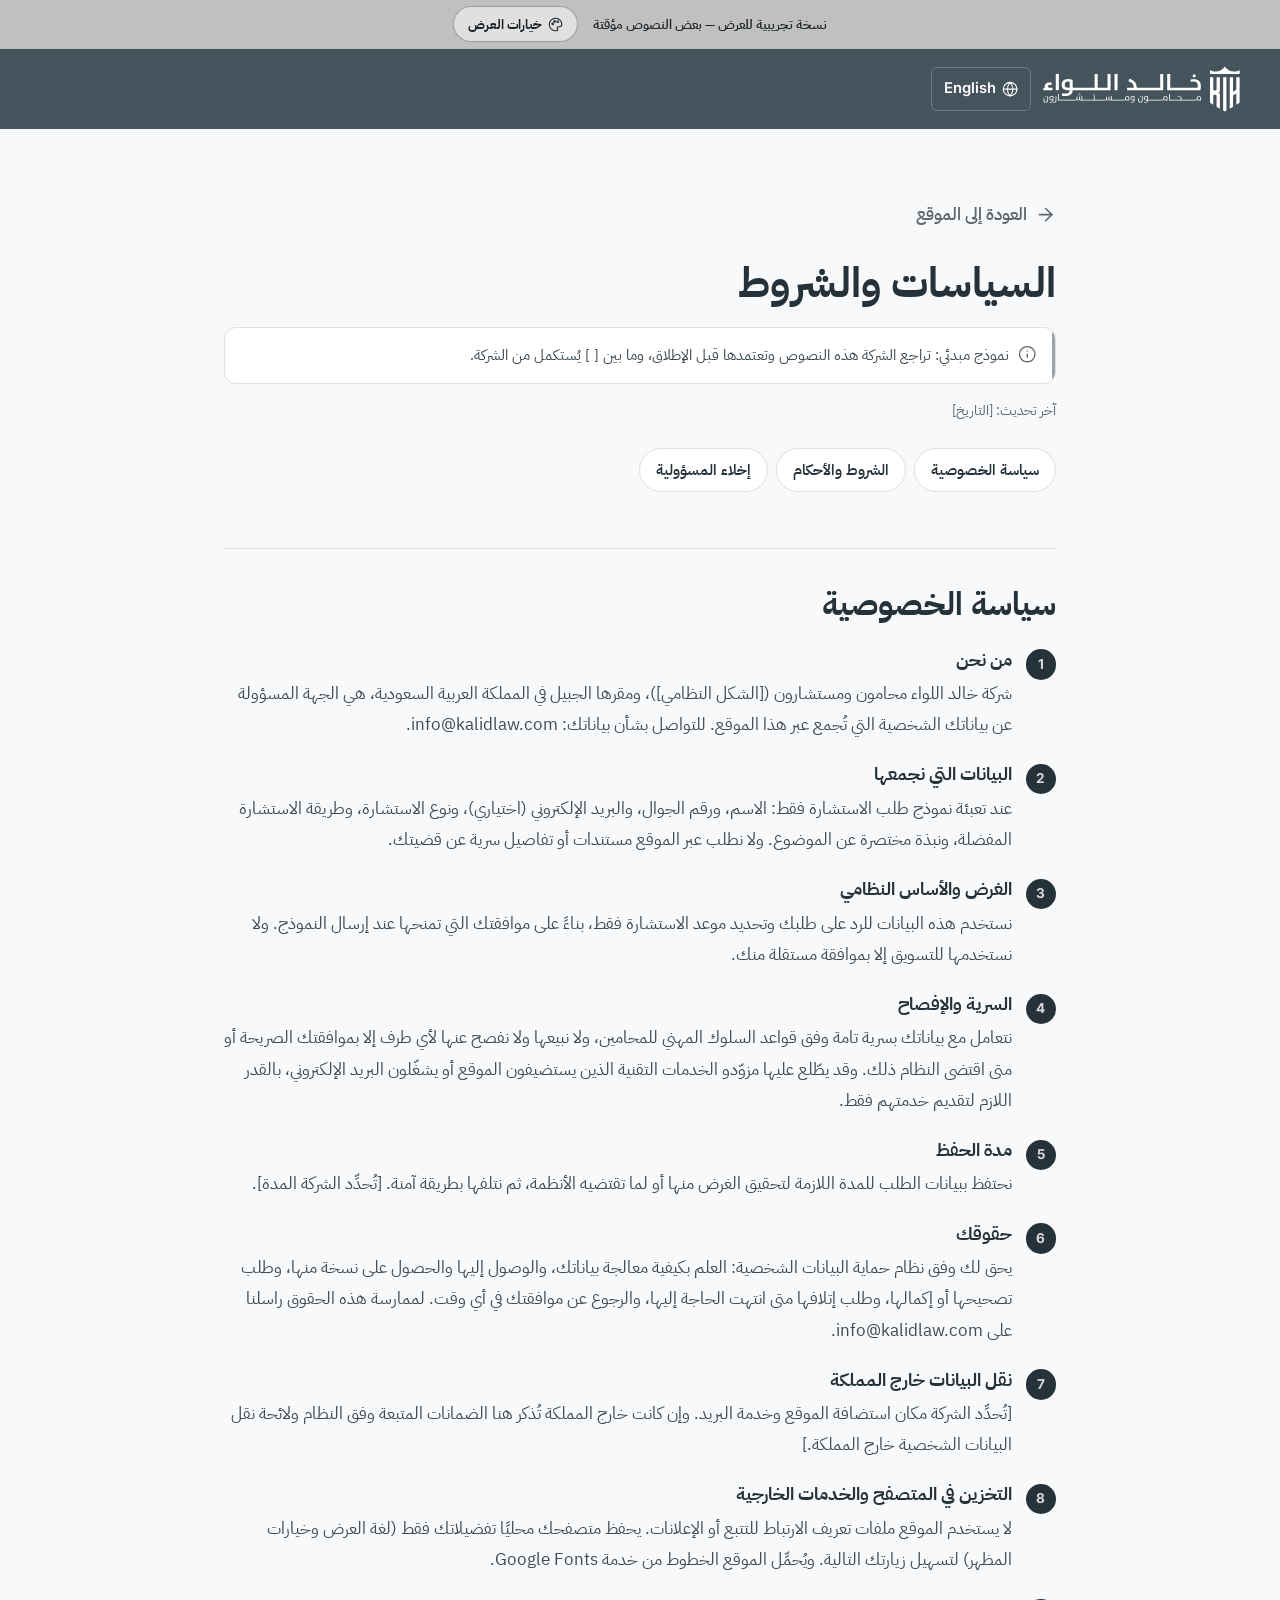
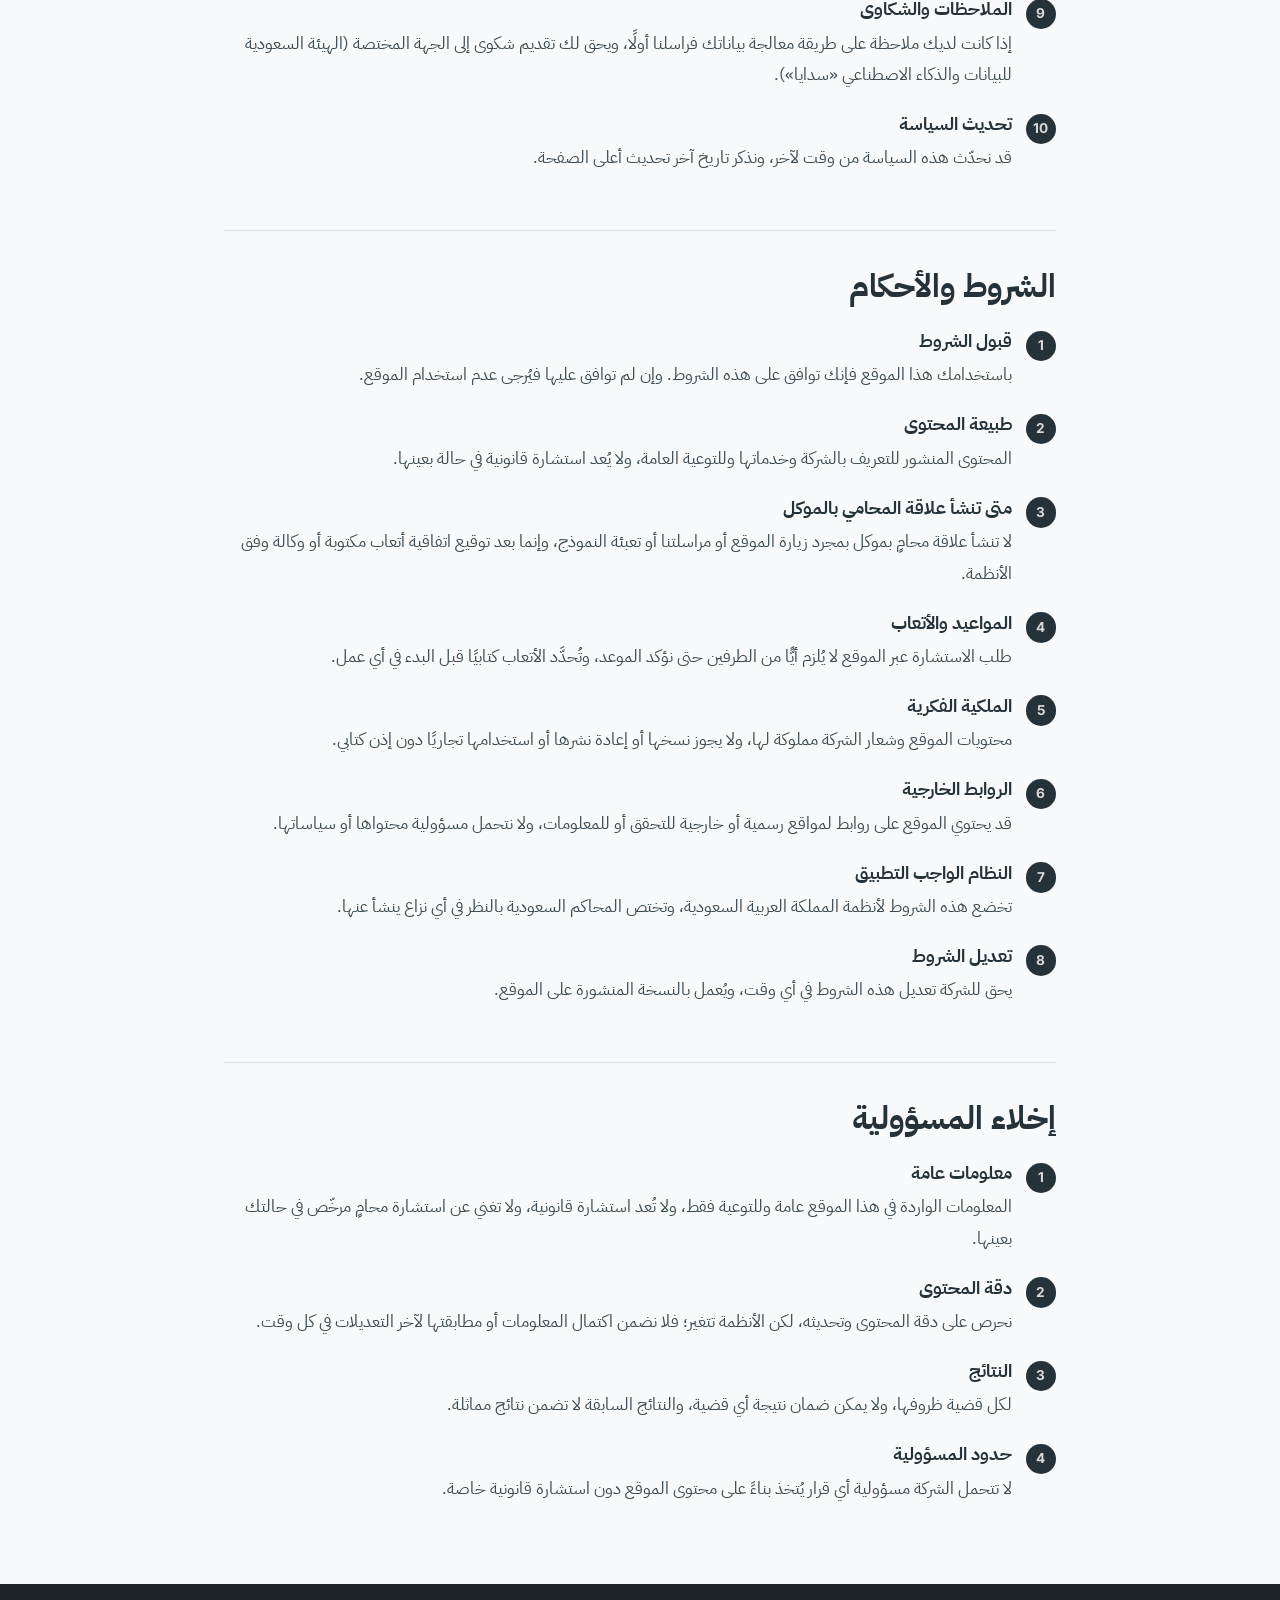
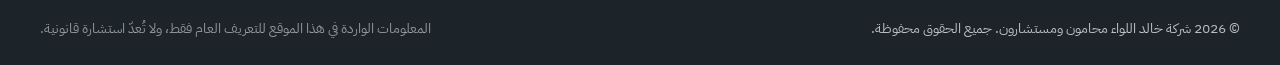
<file: public/legal.html>
<!doctype html>
<html lang="ar" dir="rtl">
<head>
  <meta charset="utf-8">
  <meta name="viewport" content="width=device-width, initial-scale=1, viewport-fit=cover">
  <title data-i18n="meta.legal.title">السياسات والشروط</title>
  <meta name="description" content="" data-i18n-attr="content:meta.legal.description">
  <meta name="robots" content="noindex, nofollow">
  <meta name="theme-color" content="#36454f">
  <link rel="icon" href="favicon.svg" type="image/svg+xml">
  <!-- home-screen shortcut: the firm's emblem as the icon, "KH LAW" as the name -->
  <link rel="icon" href="images/icons/icon-192.png" type="image/png" sizes="192x192">
  <link rel="apple-touch-icon" href="apple-touch-icon.png">
  <link rel="manifest" href="site.webmanifest">
  <meta name="apple-mobile-web-app-title" content="KH LAW">
  <link rel="preconnect" href="https://fonts.googleapis.com">
  <link rel="preconnect" href="https://fonts.gstatic.com" crossorigin>
  <link rel="stylesheet" href="https://fonts.googleapis.com/css2?family=IBM+Plex+Sans+Arabic:wght@400;500;600;700&family=Inter:wght@400;500;600;700&display=swap">
  <link rel="stylesheet" href="css/style.css">
  <script src="data/settings.js"></script>
  <script src="js/boot.js"></script>
</head>
<!-- Privacy policy, terms of use and disclaimer: a DRAFT for the firm to review and approve before launch.
     The text is in data/ar.js and data/en.js under legalPage. -->
<body class="legal-page" data-page="legal">

<svg class="sprite" aria-hidden="true" focusable="false">
  <symbol id="i-globe" viewBox="0 0 24 24"><circle cx="12" cy="12" r="10"/><path d="M12 2a14.5 14.5 0 0 0 0 20 14.5 14.5 0 0 0 0-20"/><path d="M2 12h20"/></symbol>
  <symbol id="i-arrow" viewBox="0 0 24 24"><path d="M5 12h14"/><path d="m12 5 7 7-7 7"/></symbol>
  <symbol id="i-info" viewBox="0 0 24 24"><circle cx="12" cy="12" r="10"/><path d="M12 16v-4"/><path d="M12 8h.01"/></symbol>

  <symbol id="i-palette" viewBox="0 0 24 24"><path d="M12 22a10 10 0 1 1 10-10c0 2.2-1.8 3.5-4 3.5h-1.6a1.9 1.9 0 0 0-1.4 3.2c.4.4.6.9.6 1.4 0 1.1-.9 1.9-2 1.9z"/><circle cx="7.5" cy="11" r="1.2"/><circle cx="10.5" cy="7" r="1.2"/><circle cx="15.5" cy="7.5" r="1.2"/></symbol>
  <symbol id="i-sun" viewBox="0 0 24 24"><circle cx="12" cy="12" r="4"/><path d="M12 2v2M12 20v2M4.9 4.9l1.4 1.4M17.7 17.7l1.4 1.4M2 12h2M20 12h2M4.9 19.1l1.4-1.4M17.7 6.3l1.4-1.4"/></symbol>
  <symbol id="i-moon" viewBox="0 0 24 24"><path d="M20.5 14.5A8.5 8.5 0 0 1 9.5 3.5a8.5 8.5 0 1 0 11 11z"/></symbol>
  <symbol id="i-close" viewBox="0 0 24 24"><path d="M6 6l12 12M18 6 6 18"/></symbol>
</svg>

<a class="skip-link" href="#main" data-i18n="a11y.skip"></a>

<div class="demo-banner" data-demo-banner hidden>
  <span data-i18n="demo.banner"></span>
  <button class="theme-toggle" type="button" aria-expanded="false" aria-controls="theme-panel" data-theme-toggle>
    <svg class="icon" aria-hidden="true"><use href="#i-palette"/></svg><span data-i18n="theme.button"></span>
  </button>
</div>

<!-- Display options (demo): night mode, colour scheme, shape. Choices are applied at once and remembered on this device. -->
<div class="theme-backdrop" data-theme-backdrop hidden></div>
<div class="theme-panel" id="theme-panel" role="dialog" aria-labelledby="theme-title" data-theme-panel hidden>
  <div class="theme-panel-head">
    <h2 class="theme-title" id="theme-title" data-i18n="theme.title"></h2>
    <button class="theme-close" type="button" data-theme-close data-i18n-attr="aria-label:theme.close"><svg class="icon" aria-hidden="true"><use href="#i-close"/></svg></button>
  </div>
  <fieldset class="theme-group">
    <legend data-i18n="theme.mode"></legend>
    <div class="theme-options">
      <label class="theme-opt"><input type="radio" name="theme-mode" value="light"><span><svg class="icon" aria-hidden="true"><use href="#i-sun"/></svg><span data-i18n="theme.light"></span></span></label>
      <label class="theme-opt"><input type="radio" name="theme-mode" value="dark"><span><svg class="icon" aria-hidden="true"><use href="#i-moon"/></svg><span data-i18n="theme.dark"></span></span></label>
    </div>
  </fieldset>
  <fieldset class="theme-group">
    <legend data-i18n="theme.colors"></legend>
    <div class="theme-options">
      <label class="theme-opt"><input type="radio" name="theme-accent" value="official"><span><i class="swatch swatch-official" aria-hidden="true"></i><span data-i18n="theme.official"></span></span></label>
      <label class="theme-opt"><input type="radio" name="theme-accent" value="navy"><span><i class="swatch swatch-navy" aria-hidden="true"></i><span data-i18n="theme.navy"></span></span></label>
      <label class="theme-opt"><input type="radio" name="theme-accent" value="burgundy"><span><i class="swatch swatch-burgundy" aria-hidden="true"></i><span data-i18n="theme.burgundy"></span></span></label>
    </div>
  </fieldset>
  <fieldset class="theme-group">
    <legend data-i18n="theme.shape"></legend>
    <div class="theme-options">
      <label class="theme-opt"><input type="radio" name="theme-shape" value="soft"><span><i class="shape-preview shape-soft" aria-hidden="true"></i><span data-i18n="theme.soft"></span></span></label>
      <label class="theme-opt"><input type="radio" name="theme-shape" value="sharp"><span><i class="shape-preview shape-sharp" aria-hidden="true"></i><span data-i18n="theme.sharp"></span></span></label>
      <label class="theme-opt"><input type="radio" name="theme-shape" value="round"><span><i class="shape-preview shape-round" aria-hidden="true"></i><span data-i18n="theme.round"></span></span></label>
    </div>
  </fieldset>
  <p class="theme-note" data-i18n="theme.note"></p>
  <button class="btn-text theme-reset" type="button" data-theme-reset data-i18n="theme.reset"></button>
</div>

<header class="site-header" data-header>
  <div class="container header-inner">
    <a class="brand" href="index.html">
      <img class="brand-lockup" src="images/logo-ar.svg" alt="" width="171" height="40" data-logo="ar" data-i18n-attr="alt:brand.fullName">
      <img class="brand-lockup" src="images/logo-en.svg" alt="" width="171" height="40" data-logo="en" data-i18n-attr="alt:brand.fullName">
    </a>
    <div class="header-actions">
      <button class="lang-switch" type="button" data-lang-switch>
        <svg class="icon" aria-hidden="true"><use href="#i-globe"/></svg>
        <span class="lang-full" data-i18n="header.langSwitch" data-i18n-attr="lang:header.langCode"></span>
        <span class="lang-short" data-i18n="header.langShort" data-i18n-attr="lang:header.langCode"></span>
      </button>
    </div>
  </div>
</header>

<main id="main" class="legal-main">
  <div class="container legal-inner">
    <a class="link-arrow legal-back" href="index.html">
      <svg class="icon icon-back" aria-hidden="true"><use href="#i-arrow"/></svg><span data-i18n="legalPage.back"></span>
    </a>
    <h1 class="legal-title" data-i18n="legalPage.title"></h1>
    <p class="legal-draft"><svg class="icon" aria-hidden="true"><use href="#i-info"/></svg><span data-i18n="legalPage.draft"></span></p>
    <p class="legal-updated" data-i18n="legalPage.updated"></p>
    <nav class="legal-toc" aria-labelledby="legal-toc-title">
      <h2 class="sr-only" id="legal-toc-title" data-i18n="legalPage.toc"></h2>
      <ul>
        <li><a href="#privacy" data-i18n="legalPage.privacy.title"></a></li>
        <li><a href="#terms" data-i18n="legalPage.terms.title"></a></li>
        <li><a href="#disclaimer" data-i18n="legalPage.disclaimer.title"></a></li>
      </ul>
    </nav>
      <section class="legal-section" id="privacy" aria-labelledby="privacy-title">
        <h2 id="privacy-title" data-i18n="legalPage.privacy.title"></h2>
        <ol class="legal-list" data-list="legalPage.privacy.items">
          <template><li><h3 data-field="h"></h3><p data-field="p"></p></li></template>
        </ol>
      </section>
      <section class="legal-section" id="terms" aria-labelledby="terms-title">
        <h2 id="terms-title" data-i18n="legalPage.terms.title"></h2>
        <ol class="legal-list" data-list="legalPage.terms.items">
          <template><li><h3 data-field="h"></h3><p data-field="p"></p></li></template>
        </ol>
      </section>
      <section class="legal-section" id="disclaimer" aria-labelledby="disclaimer-title">
        <h2 id="disclaimer-title" data-i18n="legalPage.disclaimer.title"></h2>
        <ol class="legal-list" data-list="legalPage.disclaimer.items">
          <template><li><h3 data-field="h"></h3><p data-field="p"></p></li></template>
        </ol>
      </section>
  </div>
</main>

<footer class="site-footer legal-footer">
  <div class="container">
    <div class="footer-bottom">
      <p data-i18n="footer.copyright"></p>
      <p class="disclaimer" data-i18n="footer.disclaimer"></p>
    </div>
  </div>
</footer>

<noscript><p class="noscript">يرجى تفعيل JavaScript لعرض محتوى الموقع. · Please enable JavaScript to view this site.</p></noscript>

<script src="data/ar.js" defer></script>
<script src="data/en.js" defer></script>
<script src="js/i18n.js" defer></script>
<script src="js/main.js" defer></script>
</body>
</html>
</file>
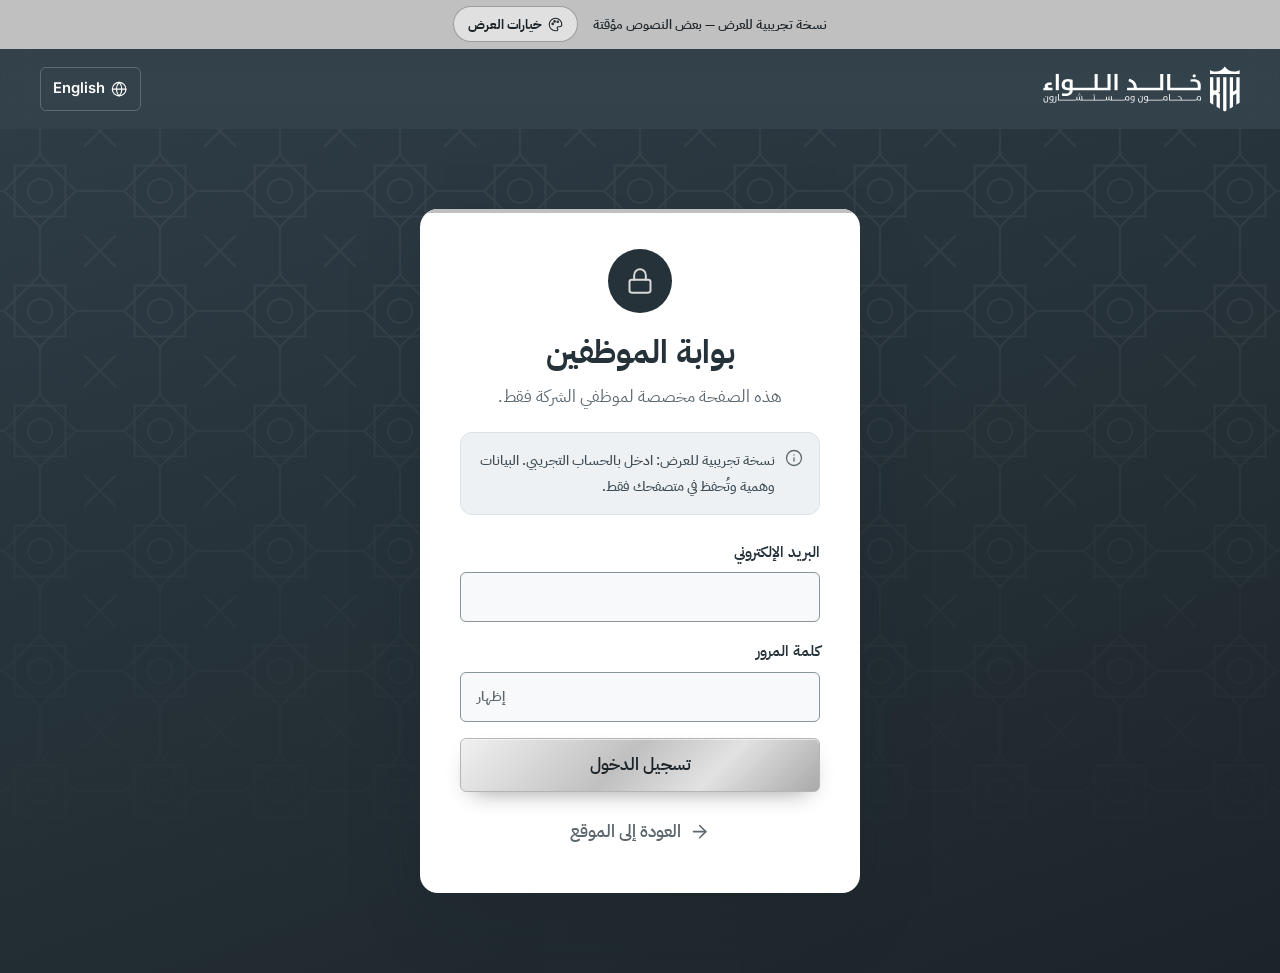
<file: public/login.html>
<!doctype html>
<html lang="ar" dir="rtl">
<head>
  <meta charset="utf-8">
  <meta name="viewport" content="width=device-width, initial-scale=1, viewport-fit=cover">
  <title data-i18n="meta.login.title">دخول الموظفين</title>
  <meta name="description" content="" data-i18n-attr="content:meta.login.description">
  <meta name="robots" content="noindex, nofollow">
  <meta name="theme-color" content="#36454f">
  <link rel="icon" href="favicon.svg" type="image/svg+xml">
  <!-- home-screen shortcut: the firm's emblem as the icon, "KH LAW" as the name -->
  <link rel="icon" href="images/icons/icon-192.png" type="image/png" sizes="192x192">
  <link rel="apple-touch-icon" href="apple-touch-icon.png">
  <link rel="manifest" href="site.webmanifest">
  <meta name="apple-mobile-web-app-title" content="KH LAW">
  <link rel="preconnect" href="https://fonts.googleapis.com">
  <link rel="preconnect" href="https://fonts.gstatic.com" crossorigin>
  <link rel="stylesheet" href="https://fonts.googleapis.com/css2?family=IBM+Plex+Sans+Arabic:wght@400;500;600;700&family=Inter:wght@400;500;600;700&display=swap">
  <link rel="stylesheet" href="css/style.css">
  <script src="data/settings.js"></script>
  <script src="js/boot.js"></script>
</head>
<!-- Employee sign-in: DEMO. The demo account is checked in js/portal.js (no server). The real sign-in comes in phase 2. -->
<body class="login-page" data-page="login">

<svg class="sprite" aria-hidden="true" focusable="false">
  <symbol id="i-globe" viewBox="0 0 24 24"><circle cx="12" cy="12" r="10"/><path d="M12 2a14.5 14.5 0 0 0 0 20 14.5 14.5 0 0 0 0-20"/><path d="M2 12h20"/></symbol>
  <symbol id="i-lock" viewBox="0 0 24 24"><rect x="3" y="11" width="18" height="11" rx="2"/><path d="M7 11V7a5 5 0 0 1 10 0v4"/></symbol>
  <symbol id="i-arrow" viewBox="0 0 24 24"><path d="M5 12h14"/><path d="m12 5 7 7-7 7"/></symbol>
  <symbol id="i-info" viewBox="0 0 24 24"><circle cx="12" cy="12" r="10"/><path d="M12 16v-4"/><path d="M12 8h.01"/></symbol>

  <symbol id="i-palette" viewBox="0 0 24 24"><path d="M12 22a10 10 0 1 1 10-10c0 2.2-1.8 3.5-4 3.5h-1.6a1.9 1.9 0 0 0-1.4 3.2c.4.4.6.9.6 1.4 0 1.1-.9 1.9-2 1.9z"/><circle cx="7.5" cy="11" r="1.2"/><circle cx="10.5" cy="7" r="1.2"/><circle cx="15.5" cy="7.5" r="1.2"/></symbol>
  <symbol id="i-sun" viewBox="0 0 24 24"><circle cx="12" cy="12" r="4"/><path d="M12 2v2M12 20v2M4.9 4.9l1.4 1.4M17.7 17.7l1.4 1.4M2 12h2M20 12h2M4.9 19.1l1.4-1.4M17.7 6.3l1.4-1.4"/></symbol>
  <symbol id="i-moon" viewBox="0 0 24 24"><path d="M20.5 14.5A8.5 8.5 0 0 1 9.5 3.5a8.5 8.5 0 1 0 11 11z"/></symbol>
  <symbol id="i-close" viewBox="0 0 24 24"><path d="M6 6l12 12M18 6 6 18"/></symbol>
</svg>

<a class="skip-link" href="#main" data-i18n="a11y.skip"></a>

<div class="demo-banner" data-demo-banner hidden>
  <span data-i18n="demo.banner"></span>
  <button class="theme-toggle" type="button" aria-expanded="false" aria-controls="theme-panel" data-theme-toggle>
    <svg class="icon" aria-hidden="true"><use href="#i-palette"/></svg><span data-i18n="theme.button"></span>
  </button>
</div>

<!-- Display options (demo): night mode, colour scheme, shape. Choices are applied at once and remembered on this device. -->
<div class="theme-backdrop" data-theme-backdrop hidden></div>
<div class="theme-panel" id="theme-panel" role="dialog" aria-labelledby="theme-title" data-theme-panel hidden>
  <div class="theme-panel-head">
    <h2 class="theme-title" id="theme-title" data-i18n="theme.title"></h2>
    <button class="theme-close" type="button" data-theme-close data-i18n-attr="aria-label:theme.close"><svg class="icon" aria-hidden="true"><use href="#i-close"/></svg></button>
  </div>
  <fieldset class="theme-group">
    <legend data-i18n="theme.mode"></legend>
    <div class="theme-options">
      <label class="theme-opt"><input type="radio" name="theme-mode" value="light"><span><svg class="icon" aria-hidden="true"><use href="#i-sun"/></svg><span data-i18n="theme.light"></span></span></label>
      <label class="theme-opt"><input type="radio" name="theme-mode" value="dark"><span><svg class="icon" aria-hidden="true"><use href="#i-moon"/></svg><span data-i18n="theme.dark"></span></span></label>
    </div>
  </fieldset>
  <fieldset class="theme-group">
    <legend data-i18n="theme.colors"></legend>
    <div class="theme-options">
      <label class="theme-opt"><input type="radio" name="theme-accent" value="official"><span><i class="swatch swatch-official" aria-hidden="true"></i><span data-i18n="theme.official"></span></span></label>
      <label class="theme-opt"><input type="radio" name="theme-accent" value="navy"><span><i class="swatch swatch-navy" aria-hidden="true"></i><span data-i18n="theme.navy"></span></span></label>
      <label class="theme-opt"><input type="radio" name="theme-accent" value="burgundy"><span><i class="swatch swatch-burgundy" aria-hidden="true"></i><span data-i18n="theme.burgundy"></span></span></label>
    </div>
  </fieldset>
  <fieldset class="theme-group">
    <legend data-i18n="theme.shape"></legend>
    <div class="theme-options">
      <label class="theme-opt"><input type="radio" name="theme-shape" value="soft"><span><i class="shape-preview shape-soft" aria-hidden="true"></i><span data-i18n="theme.soft"></span></span></label>
      <label class="theme-opt"><input type="radio" name="theme-shape" value="sharp"><span><i class="shape-preview shape-sharp" aria-hidden="true"></i><span data-i18n="theme.sharp"></span></span></label>
      <label class="theme-opt"><input type="radio" name="theme-shape" value="round"><span><i class="shape-preview shape-round" aria-hidden="true"></i><span data-i18n="theme.round"></span></span></label>
    </div>
  </fieldset>
  <p class="theme-note" data-i18n="theme.note"></p>
  <button class="btn-text theme-reset" type="button" data-theme-reset data-i18n="theme.reset"></button>
</div>

<header class="site-header" data-header>
  <div class="container header-inner">
    <a class="brand" href="index.html">
      <img class="brand-lockup" src="images/logo-ar.svg" alt="" width="171" height="40" data-logo="ar" data-i18n-attr="alt:brand.fullName">
      <img class="brand-lockup" src="images/logo-en.svg" alt="" width="171" height="40" data-logo="en" data-i18n-attr="alt:brand.fullName">
    </a>
    <div class="header-actions">
      <button class="lang-switch" type="button" data-lang-switch>
        <svg class="icon" aria-hidden="true"><use href="#i-globe"/></svg>
        <span class="lang-full" data-i18n="header.langSwitch" data-i18n-attr="lang:header.langCode"></span>
        <span class="lang-short" data-i18n="header.langShort" data-i18n-attr="lang:header.langCode"></span>
      </button>
    </div>
  </div>
</header>

<main id="main" class="login-main">
  <div class="hero-pattern" aria-hidden="true"></div>
  <div class="login-card">
    <span class="login-icon" aria-hidden="true"><svg class="icon"><use href="#i-lock"/></svg></span>
    <h1 data-i18n="login.title"></h1>
    <p class="login-sub" data-i18n="login.subtitle"></p>
    <p class="login-notice"><svg class="icon" aria-hidden="true"><use href="#i-info"/></svg><span data-i18n="login.notice"></span></p>

    <form class="login-form" data-login-form novalidate>
      <fieldset>
        <div class="field">
          <label for="l-user" data-i18n="login.user"></label>
          <input class="input input-ltr" id="l-user" name="username" type="email" dir="ltr" autocomplete="username" required aria-describedby="l-error">
        </div>
        <div class="field">
          <label for="l-pass" data-i18n="login.password"></label>
          <div class="pass-wrap">
            <input class="input input-ltr" id="l-pass" name="password" type="password" dir="ltr" autocomplete="current-password" required aria-describedby="l-error">
            <button class="pass-toggle" type="button" data-show-pass aria-pressed="false" aria-controls="l-pass"><span data-i18n="login.show"></span></button>
          </div>
        </div>
        <p class="field-error login-error" id="l-error" data-login-error role="alert" hidden></p>
        <button class="btn btn-primary btn-lg btn-block" type="submit"><span data-i18n="login.submit"></span></button>
      </fieldset>
    </form>

    <a class="link-arrow" href="index.html">
      <svg class="icon icon-back" aria-hidden="true"><use href="#i-arrow"/></svg><span data-i18n="login.back"></span>
    </a>
  </div>
</main>

<noscript><p class="noscript">يرجى تفعيل JavaScript لعرض محتوى الموقع. · Please enable JavaScript to view this site.</p></noscript>

<script src="data/ar.js" defer></script>
<script src="data/en.js" defer></script>
<script src="data/portal-ar.js" defer></script>
<script src="data/portal-en.js" defer></script>
<script src="js/i18n.js" defer></script>
<script src="js/main.js" defer></script>
<script src="js/portal.js" defer></script>
</body>
</html>
</file>
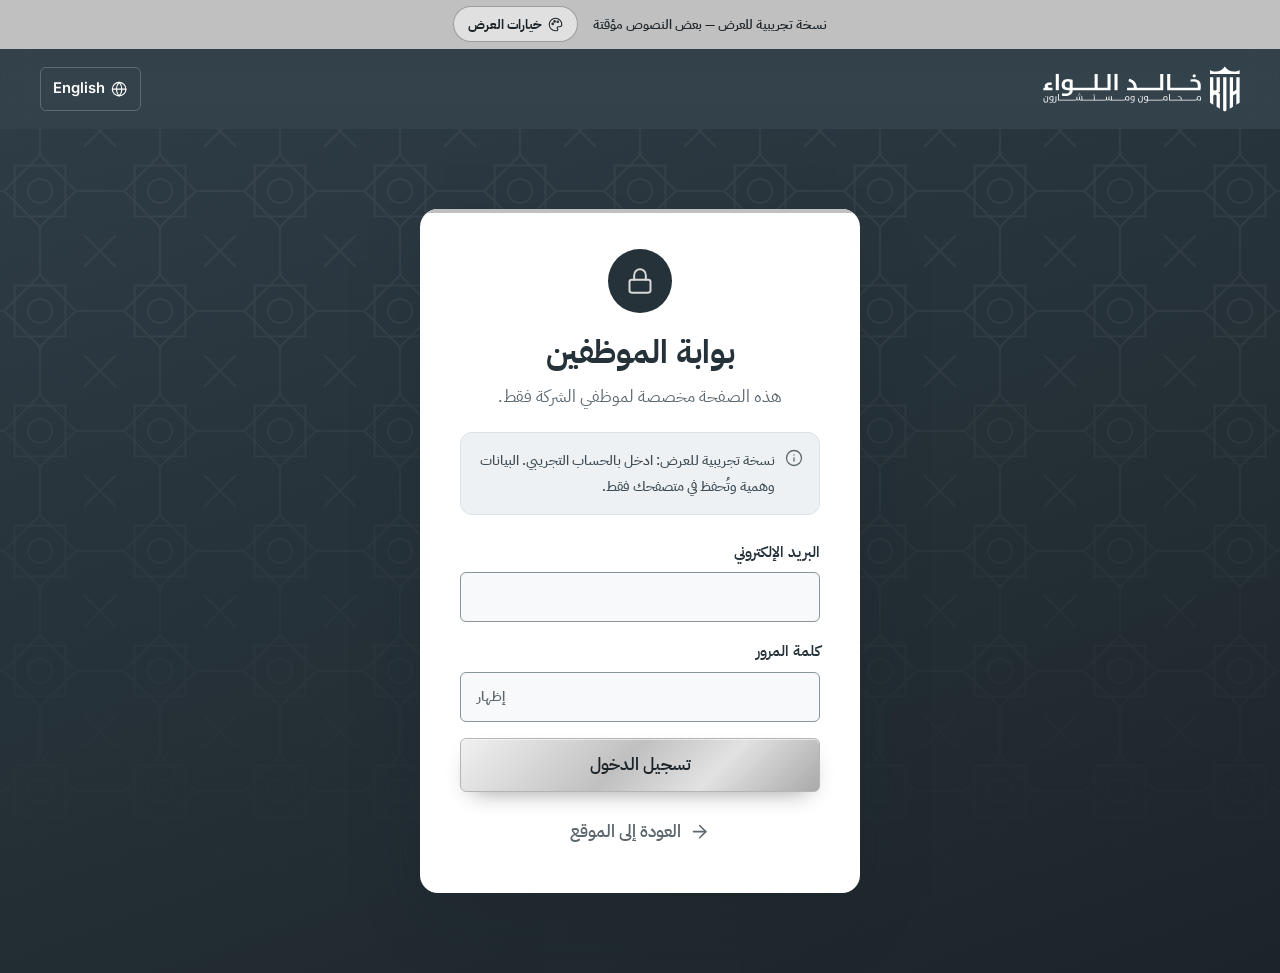
<file: public/portal.html>
<!doctype html>
<html lang="ar" dir="rtl">
<head>
  <meta charset="utf-8">
  <meta name="viewport" content="width=device-width, initial-scale=1, viewport-fit=cover">
  <title>بوابة الموظفين</title>
  <meta name="description" content="">
  <meta name="robots" content="noindex, nofollow">
  <meta name="theme-color" content="#36454f">
  <link rel="icon" href="favicon.svg" type="image/svg+xml">
  <!-- home-screen shortcut: the firm's emblem as the icon, "KH LAW" as the name -->
  <link rel="icon" href="images/icons/icon-192.png" type="image/png" sizes="192x192">
  <link rel="apple-touch-icon" href="apple-touch-icon.png">
  <link rel="manifest" href="site.webmanifest">
  <meta name="apple-mobile-web-app-title" content="KH LAW">
  <link rel="preconnect" href="https://fonts.googleapis.com">
  <link rel="preconnect" href="https://fonts.gstatic.com" crossorigin>
  <link rel="stylesheet" href="https://fonts.googleapis.com/css2?family=IBM+Plex+Sans+Arabic:wght@400;500;600;700&family=Inter:wght@400;500;600;700&display=swap">
  <link rel="stylesheet" href="css/style.css">
  <script src="data/settings.js"></script>
  <script src="js/boot.js"></script>
</head>
<!-- Employee portal: DEMO (js/portal.js). No server: data stays in this browser. Phase 2 adds the real backend. -->
<body class="portal-page" data-page="portal">

<svg class="sprite" aria-hidden="true" focusable="false">
  <symbol id="i-globe" viewBox="0 0 24 24"><circle cx="12" cy="12" r="10"/><path d="M12 2a14.5 14.5 0 0 0 0 20 14.5 14.5 0 0 0 0-20"/><path d="M2 12h20"/></symbol>
  <symbol id="i-arrow" viewBox="0 0 24 24"><path d="M5 12h14"/><path d="m12 5 7 7-7 7"/></symbol>
  <symbol id="i-info" viewBox="0 0 24 24"><circle cx="12" cy="12" r="10"/><path d="M12 16v-4"/><path d="M12 8h.01"/></symbol>
  <symbol id="i-lock" viewBox="0 0 24 24"><rect x="3" y="11" width="18" height="11" rx="2"/><path d="M7 11V7a5 5 0 0 1 10 0v4"/></symbol>
  <symbol id="i-palette" viewBox="0 0 24 24"><path d="M12 22a10 10 0 1 1 10-10c0 2.2-1.8 3.5-4 3.5h-1.6a1.9 1.9 0 0 0-1.4 3.2c.4.4.6.9.6 1.4 0 1.1-.9 1.9-2 1.9z"/><circle cx="7.5" cy="11" r="1.2"/><circle cx="10.5" cy="7" r="1.2"/><circle cx="15.5" cy="7.5" r="1.2"/></symbol>
  <symbol id="i-sun" viewBox="0 0 24 24"><circle cx="12" cy="12" r="4"/><path d="M12 2v2M12 20v2M4.9 4.9l1.4 1.4M17.7 17.7l1.4 1.4M2 12h2M20 12h2M4.9 19.1l1.4-1.4M17.7 6.3l1.4-1.4"/></symbol>
  <symbol id="i-moon" viewBox="0 0 24 24"><path d="M20.5 14.5A8.5 8.5 0 0 1 9.5 3.5a8.5 8.5 0 1 0 11 11z"/></symbol>
  <symbol id="i-close" viewBox="0 0 24 24"><path d="M6 6l12 12M18 6 6 18"/></symbol>
  <symbol id="i-doc" viewBox="0 0 24 24"><path d="M14 3H7a2 2 0 0 0-2 2v14a2 2 0 0 0 2 2h10a2 2 0 0 0 2-2V8z"/><path d="M14 3v5h5M9 13h6M9 17h4"/></symbol>
  <symbol id="i-briefcase" viewBox="0 0 24 24"><rect x="2" y="7" width="20" height="14" rx="2"/><path d="M16 21V5a2 2 0 0 0-2-2h-4a2 2 0 0 0-2 2v16"/></symbol>
  <symbol id="i-users" viewBox="0 0 24 24"><path d="M16 21v-2a4 4 0 0 0-4-4H6a4 4 0 0 0-4 4v2"/><circle cx="9" cy="7" r="4"/><path d="M22 21v-2a4 4 0 0 0-3-3.87"/><path d="M16 3.13a4 4 0 0 1 0 7.75"/></symbol>
  <symbol id="i-calendar" viewBox="0 0 24 24"><rect x="3" y="4" width="18" height="18" rx="2"/><path d="M16 2v4"/><path d="M8 2v4"/><path d="M3 10h18"/><path d="m9 16 2 2 4-4"/></symbol>
  <symbol id="i-shield" viewBox="0 0 24 24"><path d="M12 22s8-4 8-10V5l-8-3-8 3v7c0 6 8 10 8 10Z"/><path d="m9 12 2 2 4-4"/></symbol>
  <symbol id="i-clock" viewBox="0 0 24 24"><circle cx="12" cy="12" r="10"/><path d="M12 6v6l4 2"/></symbol>
  <symbol id="i-check" viewBox="0 0 24 24"><path d="M20 6 9 17l-5-5"/></symbol>
  <symbol id="i-check-circle" viewBox="0 0 24 24"><path d="M22 11.08V12a10 10 0 1 1-5.93-9.14"/><path d="m9 11 3 3L22 4"/></symbol>
  <symbol id="i-eye" viewBox="0 0 24 24"><path d="M2 12s3.5-7 10-7 10 7 10 7-3.5 7-10 7S2 12 2 12Z"/><circle cx="12" cy="12" r="3"/></symbol>
  <symbol id="i-whatsapp" viewBox="0 0 24 24"><path fill="currentColor" stroke="none" d="M17.47 14.38c-.3-.15-1.76-.87-2.03-.97-.27-.1-.47-.15-.67.15-.2.3-.77.97-.94 1.16-.17.2-.35.22-.64.07-.3-.15-1.26-.46-2.39-1.47-.88-.79-1.48-1.76-1.65-2.06-.17-.3-.02-.46.13-.6.13-.14.3-.35.45-.52.15-.17.2-.3.3-.5.1-.2.05-.37-.03-.52-.07-.15-.67-1.61-.92-2.2-.24-.58-.49-.5-.67-.51h-.57c-.2 0-.52.07-.79.37-.27.3-1.04 1.02-1.04 2.48s1.07 2.88 1.21 3.07c.15.2 2.1 3.2 5.08 4.49.71.31 1.26.49 1.7.63.71.22 1.36.19 1.87.12.57-.09 1.76-.72 2.01-1.42.25-.69.25-1.29.17-1.41-.07-.13-.27-.2-.57-.35m-5.42 7.4h-.01a9.87 9.87 0 0 1-5.03-1.38l-.36-.21-3.74.98 1-3.65-.24-.37a9.86 9.86 0 0 1-1.51-5.26c0-5.45 4.44-9.88 9.89-9.88 2.64 0 5.12 1.03 6.99 2.9a9.83 9.83 0 0 1 2.89 6.99c0 5.45-4.44 9.88-9.88 9.88m8.41-18.3A11.82 11.82 0 0 0 12.05 0C5.5 0 .16 5.34.16 11.89c0 2.1.55 4.14 1.59 5.95L.06 24l6.3-1.65a11.88 11.88 0 0 0 5.68 1.45h.01c6.55 0 11.89-5.34 11.89-11.89 0-3.18-1.24-6.17-3.48-8.41Z"/></symbol>
  <symbol id="i-mail" viewBox="0 0 24 24"><rect x="2" y="4" width="20" height="16" rx="2"/><path d="m22 7-8.97 5.7a1.94 1.94 0 0 1-2.06 0L2 7"/></symbol>
  <symbol id="i-external" viewBox="0 0 24 24"><path d="M15 3h6v6"/><path d="M10 14 21 3"/><path d="M18 13v6a2 2 0 0 1-2 2H5a2 2 0 0 1-2-2V8a2 2 0 0 1 2-2h6"/></symbol>
  <symbol id="i-home" viewBox="0 0 24 24"><path d="m3 10 9-7 9 7v10a1 1 0 0 1-1 1h-5v-6H9v6H4a1 1 0 0 1-1-1z"/></symbol>
  <symbol id="i-folder" viewBox="0 0 24 24"><path d="M3 6a1 1 0 0 1 1-1h5l2 2h9a1 1 0 0 1 1 1v10a1 1 0 0 1-1 1H4a1 1 0 0 1-1-1z"/></symbol>
  <symbol id="i-receipt" viewBox="0 0 24 24"><path d="M6 2h12v20l-3-2-3 2-3-2-3 2z"/><path d="M9 7h6M9 11h6M9 15h4"/></symbol>
  <symbol id="i-plus" viewBox="0 0 24 24"><path d="M12 5v14M5 12h14"/></symbol>
  <symbol id="i-edit" viewBox="0 0 24 24"><path d="M4 20h4L19 9l-4-4L4 16z"/><path d="m13.5 6.5 4 4"/></symbol>
  <symbol id="i-search" viewBox="0 0 24 24"><circle cx="11" cy="11" r="7"/><path d="m20 20-3.5-3.5"/></symbol>
  <symbol id="i-send" viewBox="0 0 24 24"><path d="M21 3 10 14"/><path d="M21 3 14 21l-4-7-7-4z"/></symbol>
  <symbol id="i-print" viewBox="0 0 24 24"><path d="M6 9V3h12v6"/><rect x="3" y="9" width="18" height="8" rx="2"/><path d="M7 14h10v7H7z"/></symbol>
  <symbol id="i-trash" viewBox="0 0 24 24"><path d="M4 7h16M10 11v6M14 11v6M6 7l1 13h10l1-13M9 7V4h6v3"/></symbol>
  <symbol id="i-copy" viewBox="0 0 24 24"><rect x="9" y="9" width="12" height="12" rx="2"/><path d="M5 15V5a2 2 0 0 1 2-2h8"/></symbol>
  <symbol id="i-refresh" viewBox="0 0 24 24"><path d="M20 12a8 8 0 1 1-2.3-5.7L20 8"/><path d="M20 3v5h-5"/></symbol>
  <symbol id="i-logout" viewBox="0 0 24 24"><path d="M15 4h4a1 1 0 0 1 1 1v14a1 1 0 0 1-1 1h-4"/><path d="M10 17l-5-5 5-5M5 12h11"/></symbol>
  <symbol id="i-menu" viewBox="0 0 24 24"><path d="M4 7h16M4 12h16M4 17h16"/></symbol>
  <symbol id="i-tag" viewBox="0 0 24 24"><path d="M20.6 13.4 13.4 20.6a2 2 0 0 1-2.8 0L3 13V3h10l7.6 7.6a2 2 0 0 1 0 2.8Z"/><circle cx="8" cy="8" r="1.5"/></symbol>
</svg>

<a class="skip-link" href="#main" data-i18n="a11y.skip"></a>

<div class="demo-banner" data-demo-banner hidden>
  <span data-i18n="demo.banner"></span>
  <button class="theme-toggle" type="button" aria-expanded="false" aria-controls="theme-panel" data-theme-toggle>
    <svg class="icon" aria-hidden="true"><use href="#i-palette"/></svg><span data-i18n="theme.button"></span>
  </button>
</div>

<!-- Display options (demo): night mode, colour scheme, shape. Choices are applied at once and remembered on this device. -->
<div class="theme-backdrop" data-theme-backdrop hidden></div>
<div class="theme-panel" id="theme-panel" role="dialog" aria-labelledby="theme-title" data-theme-panel hidden>
  <div class="theme-panel-head">
    <h2 class="theme-title" id="theme-title" data-i18n="theme.title"></h2>
    <button class="theme-close" type="button" data-theme-close data-i18n-attr="aria-label:theme.close"><svg class="icon" aria-hidden="true"><use href="#i-close"/></svg></button>
  </div>
  <fieldset class="theme-group">
    <legend data-i18n="theme.mode"></legend>
    <div class="theme-options">
      <label class="theme-opt"><input type="radio" name="theme-mode" value="light"><span><svg class="icon" aria-hidden="true"><use href="#i-sun"/></svg><span data-i18n="theme.light"></span></span></label>
      <label class="theme-opt"><input type="radio" name="theme-mode" value="dark"><span><svg class="icon" aria-hidden="true"><use href="#i-moon"/></svg><span data-i18n="theme.dark"></span></span></label>
    </div>
  </fieldset>
  <fieldset class="theme-group">
    <legend data-i18n="theme.colors"></legend>
    <div class="theme-options">
      <label class="theme-opt"><input type="radio" name="theme-accent" value="official"><span><i class="swatch swatch-official" aria-hidden="true"></i><span data-i18n="theme.official"></span></span></label>
      <label class="theme-opt"><input type="radio" name="theme-accent" value="navy"><span><i class="swatch swatch-navy" aria-hidden="true"></i><span data-i18n="theme.navy"></span></span></label>
      <label class="theme-opt"><input type="radio" name="theme-accent" value="burgundy"><span><i class="swatch swatch-burgundy" aria-hidden="true"></i><span data-i18n="theme.burgundy"></span></span></label>
    </div>
  </fieldset>
  <fieldset class="theme-group">
    <legend data-i18n="theme.shape"></legend>
    <div class="theme-options">
      <label class="theme-opt"><input type="radio" name="theme-shape" value="soft"><span><i class="shape-preview shape-soft" aria-hidden="true"></i><span data-i18n="theme.soft"></span></span></label>
      <label class="theme-opt"><input type="radio" name="theme-shape" value="sharp"><span><i class="shape-preview shape-sharp" aria-hidden="true"></i><span data-i18n="theme.sharp"></span></span></label>
      <label class="theme-opt"><input type="radio" name="theme-shape" value="round"><span><i class="shape-preview shape-round" aria-hidden="true"></i><span data-i18n="theme.round"></span></span></label>
    </div>
  </fieldset>
  <p class="theme-note" data-i18n="theme.note"></p>
  <button class="btn-text theme-reset" type="button" data-theme-reset data-i18n="theme.reset"></button>
</div>

<header class="portal-top">
  <div class="portal-top-inner">
    <button class="portal-menu-btn" type="button" data-portal-menu aria-expanded="false" aria-controls="portal-nav">
      <svg class="icon" aria-hidden="true"><use href="#i-menu"/></svg><span class="sr-only" data-i18n="portal.menu"></span>
    </button>
    <a class="brand" href="#/overview">
      <img class="brand-lockup" src="images/logo-ar.svg" alt="" width="171" height="40" data-logo="ar" data-i18n-attr="alt:brand.fullName">
      <img class="brand-lockup" src="images/logo-en.svg" alt="" width="171" height="40" data-logo="en" data-i18n-attr="alt:brand.fullName">
    </a>
    <span class="portal-tag" data-i18n="portal.title"></span>
    <div class="header-actions">
      <button class="lang-switch" type="button" data-lang-switch>
        <svg class="icon" aria-hidden="true"><use href="#i-globe"/></svg>
        <span class="lang-full" data-i18n="header.langSwitch" data-i18n-attr="lang:header.langCode"></span>
        <span class="lang-short" data-i18n="header.langShort" data-i18n-attr="lang:header.langCode"></span>
      </button>
      <button class="portal-logout" type="button" data-logout>
        <svg class="icon" aria-hidden="true"><use href="#i-logout"/></svg><span data-i18n="portal.logout"></span>
      </button>
    </div>
  </div>
</header>

<div class="portal-shell">
  <nav class="portal-nav" id="portal-nav" data-portal-nav data-i18n-attr="aria-label:portal.menu">
    <button class="portal-nav-close" type="button" data-portal-close data-i18n-attr="aria-label:portal.closeMenu"><svg class="icon" aria-hidden="true"><use href="#i-close"/></svg></button>
    <div class="portal-account">
      <span class="u-avatar" aria-hidden="true">KA</span>
      <div>
        <p class="portal-email" dir="ltr">info@kalidlaw.com</p>
        <p class="portal-role"><span data-user-role></span> · <span data-i18n="portal.account"></span></p>
      </div>
    </div>
    <label class="role-switch">
      <span data-i18n="portal.viewAs"></span>
      <select class="input" data-role-switch></select>
    </label>
    <ul class="portal-nav-list" data-portal-nav-list></ul>
    <p class="portal-demo-note"><svg class="icon" aria-hidden="true"><use href="#i-info"/></svg><span data-i18n="portal.demo"></span></p>
    <a class="link-arrow portal-to-site" href="index.html"><svg class="icon icon-back" aria-hidden="true"><use href="#i-arrow"/></svg><span data-i18n="portal.backToSite"></span></a>
  </nav>
  <div class="portal-shade" data-portal-shade hidden></div>
  <main id="main" class="portal-main" data-portal-view tabindex="-1"></main>
</div>

<noscript><p class="noscript">يرجى تفعيل JavaScript لعرض محتوى الموقع. · Please enable JavaScript to view this site.</p></noscript>

<script src="data/ar.js" defer></script>
<script src="data/en.js" defer></script>
<script src="data/portal-ar.js" defer></script>
<script src="data/portal-en.js" defer></script>
<script src="js/i18n.js" defer></script>
<script src="js/main.js" defer></script>
<script src="js/portal.js" defer></script>
</body>
</html>
</file>
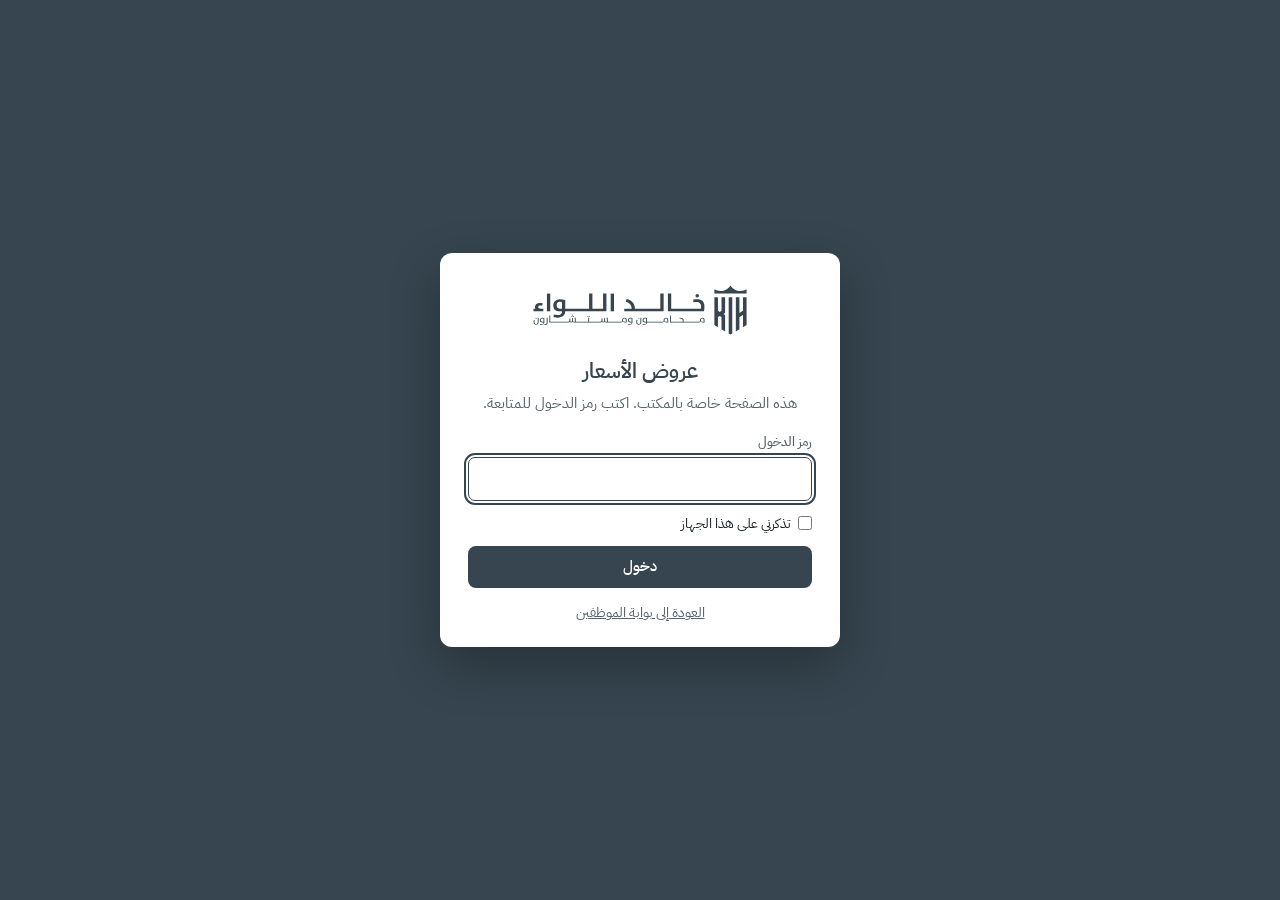
<file: public/quotation.html>
<!doctype html>
<html lang="ar" dir="rtl">
<head>
  <meta charset="utf-8">
  <meta name="viewport" content="width=device-width, initial-scale=1">
  <title>عروض الأسعار</title>
  <meta name="description" content="">
  <meta name="robots" content="noindex, nofollow">
  <meta name="theme-color" content="#36454f">
  <link rel="icon" href="favicon.svg" type="image/svg+xml">
  <link rel="preconnect" href="https://fonts.googleapis.com">
  <link rel="preconnect" href="https://fonts.gstatic.com" crossorigin>
  <link rel="stylesheet" href="https://fonts.googleapis.com/css2?family=IBM+Plex+Sans+Arabic:wght@300;400;500;600;700&family=Inter:wght@300;400;500&display=swap">
  <link rel="stylesheet" href="css/quotation.css">
</head>
<!-- Quotation tool (js/quotation.js). Own stylesheet, no demo strip and no display options: this page prints the firm's real file.
     Its contract text is encrypted in data/quotation-vault.js; what is typed here stays in this browser. -->
<body>

<svg class="sprite" aria-hidden="true" focusable="false">
  <symbol id="i-briefcase" viewBox="0 0 24 24"><rect x="2" y="7" width="20" height="14" rx="2"/><path d="M16 21V5a2 2 0 0 0-2-2h-4a2 2 0 0 0-2 2v16"/></symbol>
  <symbol id="i-users" viewBox="0 0 24 24"><path d="M16 21v-2a4 4 0 0 0-4-4H6a4 4 0 0 0-4 4v2"/><circle cx="9" cy="7" r="4"/><path d="M22 21v-2a4 4 0 0 0-3-3.87"/><path d="M16 3.13a4 4 0 0 1 0 7.75"/></symbol>
  <symbol id="i-building" viewBox="0 0 24 24"><path d="M6 22V4a2 2 0 0 1 2-2h8a2 2 0 0 1 2 2v18Z"/><path d="M6 12H4a2 2 0 0 0-2 2v6a2 2 0 0 0 2 2h2"/><path d="M18 9h2a2 2 0 0 1 2 2v9a2 2 0 0 1-2 2h-2"/><path d="M10 6h4"/><path d="M10 10h4"/><path d="M10 14h4"/><path d="M10 18h4"/></symbol>
  <symbol id="i-family" viewBox="0 0 24 24"><path d="M3 10.5 12 3l9 7.5V20a1 1 0 0 1-1 1H4a1 1 0 0 1-1-1Z"/><path d="M12 18s-3.5-2.2-3.5-4.6A1.9 1.9 0 0 1 12 12.3a1.9 1.9 0 0 1 3.5 1.1C15.5 15.8 12 18 12 18Z"/></symbol>
  <symbol id="i-shield" viewBox="0 0 24 24"><path d="M12 22s8-4 8-10V5l-8-3-8 3v7c0 6 8 10 8 10Z"/><path d="m9 12 2 2 4-4"/></symbol>
  <symbol id="i-scale" viewBox="0 0 24 24"><path d="m16 16 3-8 3 8c-.87.65-1.92 1-3 1s-2.13-.35-3-1Z"/><path d="m2 16 3-8 3 8c-.87.65-1.92 1-3 1s-2.13-.35-3-1Z"/><path d="M7 21h10"/><path d="M12 3v18"/><path d="M3 7h2c2 0 5-1 7-2 2 1 5 2 7 2h2"/></symbol>
  <symbol id="i-print" viewBox="0 0 24 24"><path d="M6 9V3h12v6"/><rect x="3" y="9" width="18" height="8" rx="2"/><path d="M7 14h10v7H7z"/></symbol>
  <symbol id="i-lock" viewBox="0 0 24 24"><rect x="3" y="11" width="18" height="11" rx="2"/><path d="M7 11V7a5 5 0 0 1 10 0v4"/></symbol>
  <symbol id="i-refresh" viewBox="0 0 24 24"><path d="M20 12a8 8 0 1 1-2.3-5.7L20 8"/><path d="M20 3v5h-5"/></symbol>
</svg>

<!-- Entry: the direct link opens straight away; from the portal button, the access code is asked here -->
<main class="q-gate" data-gate hidden>
  <form class="q-gate-card" data-gate-form novalidate>
    <img class="q-gate-logo" src="images/logo-ar-dark.svg" alt="خالد اللواء محامون ومستشارون" width="214" height="50">
    <h1>عروض الأسعار</h1>
    <p>هذه الصفحة خاصة بالمكتب. اكتب رمز الدخول للمتابعة.</p>
    <label class="q-field">
      <span>رمز الدخول</span>
      <input class="q-input" type="text" dir="ltr" autocomplete="off" autocapitalize="off" spellcheck="false" data-gate-code>
    </label>
    <label class="q-check"><input type="checkbox" data-gate-remember><span>تذكرني على هذا الجهاز</span></label>
    <p class="q-error" role="alert" data-gate-error hidden></p>
    <button class="q-btn q-btn-primary q-btn-block" type="submit" data-gate-submit>دخول</button>
    <a class="q-back" href="portal.html">العودة إلى بوابة الموظفين</a>
  </form>
</main>

<div class="q-app" data-app hidden>
  <header class="q-bar">
    <a class="q-bar-brand" href="portal.html" title="بوابة الموظفين"><img src="images/logo-ar.svg" alt="خالد اللواء محامون ومستشارون" width="171" height="40"></a>
    <span class="q-bar-title">عروض الأسعار</span>
    <div class="q-bar-actions">
      <button class="q-btn q-btn-ghost" type="button" data-lock title="إقفال الصفحة على هذا الجهاز"><svg class="icon" aria-hidden="true"><use href="#i-lock"/></svg><span>إقفال</span></button>
      <button class="q-btn q-btn-primary" type="button" data-print><svg class="icon" aria-hidden="true"><use href="#i-print"/></svg><span>طباعة / حفظ PDF</span></button>
    </div>
  </header>

  <div class="q-layout">
    <form class="q-form" data-form novalidate autocomplete="off">
      <fieldset class="q-group">
        <legend>الطرف الثاني</legend>
        <label class="q-field"><span>اسم الطرف الثاني <em>*</em></span><input class="q-input" name="p2name" placeholder="مثال: شركة ..."><small class="q-miss" role="alert">اكتب اسم الطرف الثاني قبل الطباعة.</small></label>
        <div class="q-row">
          <label class="q-field"><span>السجل التجاري</span><input class="q-input" name="p2cr" inputmode="numeric" dir="ltr"></label>
          <label class="q-field"><span>المدينة / العنوان</span><input class="q-input" name="p2address"></label>
        </div>
        <div class="q-row">
          <label class="q-field"><span>البريد الإلكتروني</span><input class="q-input" name="p2email" type="email" dir="ltr"></label>
          <label class="q-field"><span>الجوال</span><input class="q-input" name="p2phone" inputmode="tel" dir="ltr"></label>
        </div>
        <details class="q-more">
          <summary>ممثل الطرف الثاني في التوقيع</summary>
          <label class="q-field"><span>الاسم</span><input class="q-input" name="p2rep"></label>
          <div class="q-row">
            <label class="q-field"><span>الصفة</span><input class="q-input" name="p2cap"></label>
            <label class="q-field"><span>الجنسية</span><input class="q-input" name="p2nat"></label>
          </div>
          <div class="q-row">
            <label class="q-field"><span>رقم البطاقة الشخصية</span><input class="q-input" name="p2id" inputmode="numeric" dir="ltr"></label>
            <label class="q-field"><span>تاريخ الميلاد</span><input class="q-input" name="p2dob" dir="ltr"></label>
          </div>
          <p class="q-hint">الحقول الفارغة تطلع نقاط في العقد، وتنكتب باليد بعد الطباعة.</p>
        </details>
      </fieldset>

      <fieldset class="q-group">
        <legend>العقد</legend>
        <label class="q-field"><span>نوع العقد</span><select class="q-input" name="type" data-type></select></label>
        <div class="q-row">
          <label class="q-field"><span>تاريخ العقد</span><input class="q-input" type="date" name="contractDate"></label>
          <label class="q-field"><span>مدينة التوقيع</span><input class="q-input" name="city"></label>
        </div>
        <div class="q-row">
          <label class="q-field"><span>مدة العقد</span>
            <select class="q-input" name="duration">
              <option value="1">شهر ميلادي واحد</option>
              <option value="3">ثلاثة أشهر ميلادية</option>
              <option value="6">ستة أشهر ميلادية</option>
              <option value="9">تسعة أشهر ميلادية</option>
              <option value="12" selected>سنة ميلادية واحدة</option>
              <option value="24">سنتين ميلاديتين</option>
              <option value="36">ثلاث سنوات ميلادية</option>
            </select>
          </label>
          <label class="q-field"><span>يسري العقد من</span><input class="q-input" type="date" name="start"></label>
        </div>
      </fieldset>

      <fieldset class="q-group">
        <legend>الأتعاب</legend>
        <label class="q-field"><span>المبلغ الإجمالي للعقد (ريال، قبل الضريبة) <em>*</em></span><input class="q-input" name="amount" inputmode="decimal" dir="ltr" placeholder="0"><small class="q-miss" role="alert">اكتب المبلغ قبل الطباعة.</small></label>
        <label class="q-field"><span>الدفع</span>
          <select class="q-input" name="freq">
            <option value="1">شهري</option>
            <option value="3" selected>ربع سنوي</option>
            <option value="6">نصف سنوي</option>
            <option value="12">سنوي</option>
          </select>
        </label>
        <label class="q-check"><input type="checkbox" name="vat" checked><span>إضافة ضريبة القيمة المضافة 15% في صفحة العرض</span></label>
        <p class="q-summary" aria-live="polite" data-pay-summary></p>
      </fieldset>

      <fieldset class="q-group" data-lit hidden>
        <legend>أتعاب التقاضي</legend>
        <div class="q-row">
          <label class="q-field"><span>دعاوى الطرف الثاني: النسبة %</span><input class="q-input" name="r1pct" inputmode="decimal" dir="ltr"></label>
          <label class="q-field"><span>المقدم من الأتعاب %</span><input class="q-input" name="r1up" inputmode="decimal" dir="ltr"></label>
        </div>
        <div class="q-row">
          <label class="q-field"><span>الحد الأدنى (ريال)</span><input class="q-input" name="r1min" inputmode="decimal" dir="ltr"></label>
          <label class="q-field"><span>الحد الأعلى (ريال)</span><input class="q-input" name="r1max" inputmode="decimal" dir="ltr"></label>
        </div>
        <div class="q-row">
          <label class="q-field"><span>الدعاوى ضده: النسبة %</span><input class="q-input" name="r2pct" inputmode="decimal" dir="ltr"></label>
          <label class="q-field"><span>عملية الإخلاء (ريال)</span><input class="q-input" name="r3fee" inputmode="decimal" dir="ltr"></label>
        </div>
        <div class="q-row">
          <label class="q-field"><span>الجلسة، غير المالية (ريال)</span><input class="q-input" name="r4fee" inputmode="decimal" dir="ltr"></label>
          <label class="q-field"><span>طلبات التنفيذ: النسبة %</span><input class="q-input" name="execPct" inputmode="decimal" dir="ltr"></label>
        </div>
        <label class="q-field"><span>إجراءات التنفيذ الإضافية (ريال)</span><input class="q-input" name="execFee" inputmode="decimal" dir="ltr"></label>
      </fieldset>

      <fieldset class="q-group">
        <legend>بيانات العرض</legend>
        <div class="q-row">
          <label class="q-field"><span>رقم العرض</span><input class="q-input" name="ref" dir="ltr"></label>
          <label class="q-field"><span>تاريخ العرض</span><input class="q-input" type="date" name="quoteDate"></label>
        </div>
        <label class="q-field"><span>صلاحية العرض (يوم)</span><input class="q-input" name="validity" inputmode="numeric" dir="ltr"></label>
        <p class="q-hint">اتركها فارغة إذا ما تبي تظهر في العرض.</p>
      </fieldset>

      <details class="q-group q-more">
        <summary>بيانات المكتب في العقد</summary>
        <label class="q-field"><span>المحامي المسؤول عن المراسلات</span><input class="q-input" name="lawyer"></label>
        <label class="q-field"><span>بريد المحامي</span><input class="q-input" name="lawyerEmail" type="email" dir="ltr"></label>
        <div class="q-row">
          <label class="q-field"><span>بريد المكتب</span><input class="q-input" name="firmEmail" type="email" dir="ltr"></label>
          <label class="q-field"><span>رقم المكتب / واتساب</span><input class="q-input" name="firmWhats" inputmode="tel" dir="ltr"></label>
        </div>
        <label class="q-field"><span>مدينة الجهة القضائية المختصة</span><input class="q-input" name="jurisdiction"></label>
      </details>

      <button class="q-btn q-btn-primary q-btn-block q-print-end" type="button" data-print><svg class="icon" aria-hidden="true"><use href="#i-print"/></svg><span>طباعة / حفظ PDF</span></button>
      <button class="q-btn q-btn-ghost q-btn-block" type="button" data-new><svg class="icon" aria-hidden="true"><use href="#i-refresh"/></svg><span>عرض جديد (تفريغ النموذج)</span></button>
    </form>

    <div class="q-preview" data-preview>
      <div class="q-stage" data-stage><div class="q-sheets" data-sheets></div></div>
    </div>
  </div>
</div>

<noscript><p class="q-noscript">يرجى تفعيل JavaScript لعرض هذه الصفحة.</p></noscript>

<script src="data/quotation-vault.js" defer></script>
<script src="js/tafqit.js" defer></script>
<script src="js/quotation.js" defer></script>
</body>
</html>
</file>
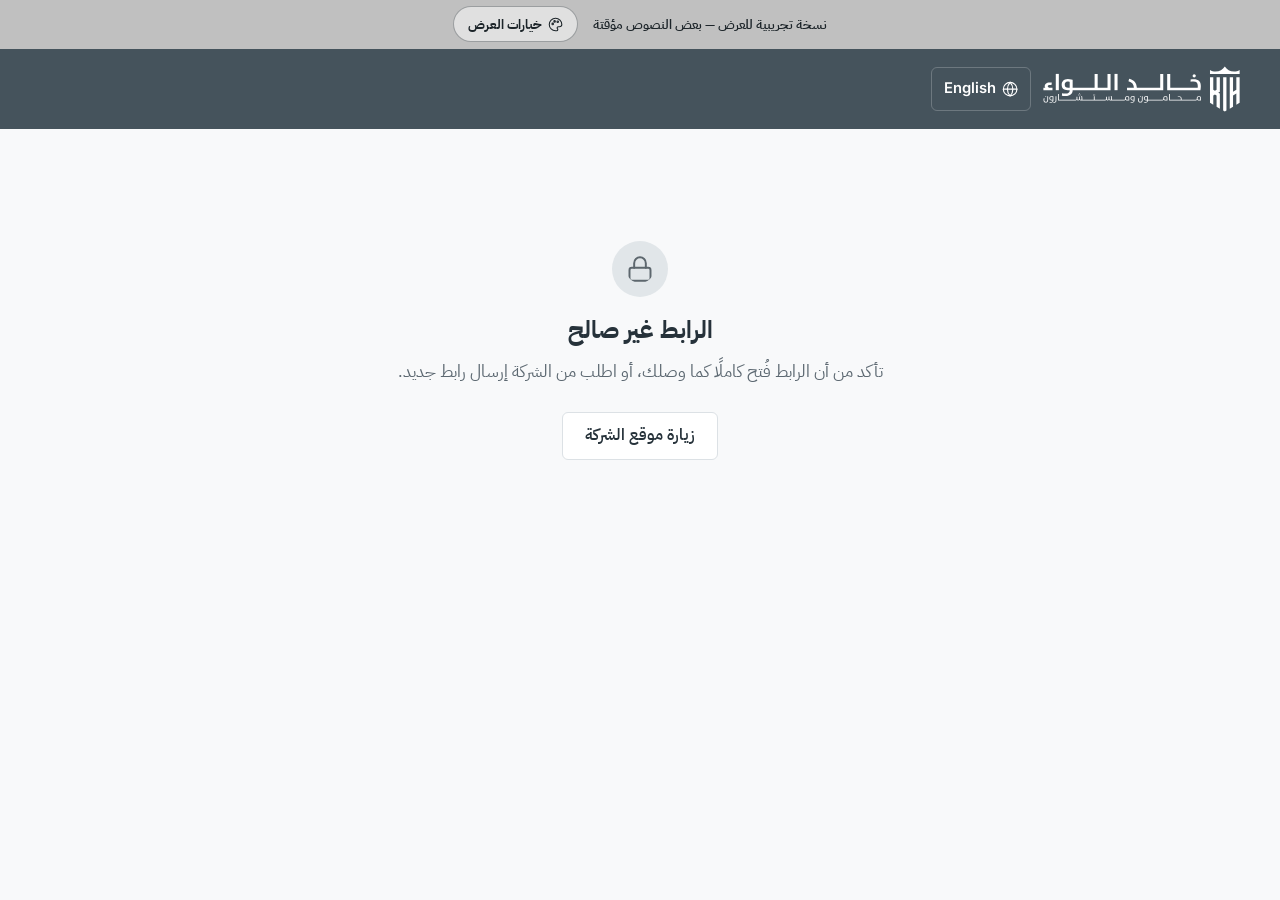
<file: public/sign.html>
<!doctype html>
<html lang="ar" dir="rtl">
<head>
  <meta charset="utf-8">
  <meta name="viewport" content="width=device-width, initial-scale=1, viewport-fit=cover">
  <title>توقيع اتفاقية الأتعاب</title>
  <meta name="description" content="">
  <meta name="robots" content="noindex, nofollow">
  <meta name="theme-color" content="#36454f">
  <link rel="icon" href="favicon.svg" type="image/svg+xml">
  <!-- home-screen shortcut: the firm's emblem as the icon, "KH LAW" as the name -->
  <link rel="icon" href="images/icons/icon-192.png" type="image/png" sizes="192x192">
  <link rel="apple-touch-icon" href="apple-touch-icon.png">
  <link rel="manifest" href="site.webmanifest">
  <meta name="apple-mobile-web-app-title" content="KH LAW">
  <link rel="preconnect" href="https://fonts.googleapis.com">
  <link rel="preconnect" href="https://fonts.gstatic.com" crossorigin>
  <link rel="stylesheet" href="https://fonts.googleapis.com/css2?family=IBM+Plex+Sans+Arabic:wght@400;500;600;700&family=Inter:wght@400;500;600;700&display=swap">
  <link rel="stylesheet" href="css/style.css">
  <script src="data/settings.js"></script>
  <script src="js/boot.js"></script>
</head>
<!-- Client page: read and e-sign a fee agreement. DEMO (js/portal.js): works only in the browser where the agreement was created. -->
<body class="sign-page" data-page="sign">

<svg class="sprite" aria-hidden="true" focusable="false">
  <symbol id="i-globe" viewBox="0 0 24 24"><circle cx="12" cy="12" r="10"/><path d="M12 2a14.5 14.5 0 0 0 0 20 14.5 14.5 0 0 0 0-20"/><path d="M2 12h20"/></symbol>
  <symbol id="i-arrow" viewBox="0 0 24 24"><path d="M5 12h14"/><path d="m12 5 7 7-7 7"/></symbol>
  <symbol id="i-info" viewBox="0 0 24 24"><circle cx="12" cy="12" r="10"/><path d="M12 16v-4"/><path d="M12 8h.01"/></symbol>
  <symbol id="i-lock" viewBox="0 0 24 24"><rect x="3" y="11" width="18" height="11" rx="2"/><path d="M7 11V7a5 5 0 0 1 10 0v4"/></symbol>
  <symbol id="i-palette" viewBox="0 0 24 24"><path d="M12 22a10 10 0 1 1 10-10c0 2.2-1.8 3.5-4 3.5h-1.6a1.9 1.9 0 0 0-1.4 3.2c.4.4.6.9.6 1.4 0 1.1-.9 1.9-2 1.9z"/><circle cx="7.5" cy="11" r="1.2"/><circle cx="10.5" cy="7" r="1.2"/><circle cx="15.5" cy="7.5" r="1.2"/></symbol>
  <symbol id="i-sun" viewBox="0 0 24 24"><circle cx="12" cy="12" r="4"/><path d="M12 2v2M12 20v2M4.9 4.9l1.4 1.4M17.7 17.7l1.4 1.4M2 12h2M20 12h2M4.9 19.1l1.4-1.4M17.7 6.3l1.4-1.4"/></symbol>
  <symbol id="i-moon" viewBox="0 0 24 24"><path d="M20.5 14.5A8.5 8.5 0 0 1 9.5 3.5a8.5 8.5 0 1 0 11 11z"/></symbol>
  <symbol id="i-close" viewBox="0 0 24 24"><path d="M6 6l12 12M18 6 6 18"/></symbol>
  <symbol id="i-doc" viewBox="0 0 24 24"><path d="M14 3H7a2 2 0 0 0-2 2v14a2 2 0 0 0 2 2h10a2 2 0 0 0 2-2V8z"/><path d="M14 3v5h5M9 13h6M9 17h4"/></symbol>
  <symbol id="i-briefcase" viewBox="0 0 24 24"><rect x="2" y="7" width="20" height="14" rx="2"/><path d="M16 21V5a2 2 0 0 0-2-2h-4a2 2 0 0 0-2 2v16"/></symbol>
  <symbol id="i-users" viewBox="0 0 24 24"><path d="M16 21v-2a4 4 0 0 0-4-4H6a4 4 0 0 0-4 4v2"/><circle cx="9" cy="7" r="4"/><path d="M22 21v-2a4 4 0 0 0-3-3.87"/><path d="M16 3.13a4 4 0 0 1 0 7.75"/></symbol>
  <symbol id="i-calendar" viewBox="0 0 24 24"><rect x="3" y="4" width="18" height="18" rx="2"/><path d="M16 2v4"/><path d="M8 2v4"/><path d="M3 10h18"/><path d="m9 16 2 2 4-4"/></symbol>
  <symbol id="i-shield" viewBox="0 0 24 24"><path d="M12 22s8-4 8-10V5l-8-3-8 3v7c0 6 8 10 8 10Z"/><path d="m9 12 2 2 4-4"/></symbol>
  <symbol id="i-clock" viewBox="0 0 24 24"><circle cx="12" cy="12" r="10"/><path d="M12 6v6l4 2"/></symbol>
  <symbol id="i-check" viewBox="0 0 24 24"><path d="M20 6 9 17l-5-5"/></symbol>
  <symbol id="i-check-circle" viewBox="0 0 24 24"><path d="M22 11.08V12a10 10 0 1 1-5.93-9.14"/><path d="m9 11 3 3L22 4"/></symbol>
  <symbol id="i-eye" viewBox="0 0 24 24"><path d="M2 12s3.5-7 10-7 10 7 10 7-3.5 7-10 7S2 12 2 12Z"/><circle cx="12" cy="12" r="3"/></symbol>
  <symbol id="i-whatsapp" viewBox="0 0 24 24"><path fill="currentColor" stroke="none" d="M17.47 14.38c-.3-.15-1.76-.87-2.03-.97-.27-.1-.47-.15-.67.15-.2.3-.77.97-.94 1.16-.17.2-.35.22-.64.07-.3-.15-1.26-.46-2.39-1.47-.88-.79-1.48-1.76-1.65-2.06-.17-.3-.02-.46.13-.6.13-.14.3-.35.45-.52.15-.17.2-.3.3-.5.1-.2.05-.37-.03-.52-.07-.15-.67-1.61-.92-2.2-.24-.58-.49-.5-.67-.51h-.57c-.2 0-.52.07-.79.37-.27.3-1.04 1.02-1.04 2.48s1.07 2.88 1.21 3.07c.15.2 2.1 3.2 5.08 4.49.71.31 1.26.49 1.7.63.71.22 1.36.19 1.87.12.57-.09 1.76-.72 2.01-1.42.25-.69.25-1.29.17-1.41-.07-.13-.27-.2-.57-.35m-5.42 7.4h-.01a9.87 9.87 0 0 1-5.03-1.38l-.36-.21-3.74.98 1-3.65-.24-.37a9.86 9.86 0 0 1-1.51-5.26c0-5.45 4.44-9.88 9.89-9.88 2.64 0 5.12 1.03 6.99 2.9a9.83 9.83 0 0 1 2.89 6.99c0 5.45-4.44 9.88-9.88 9.88m8.41-18.3A11.82 11.82 0 0 0 12.05 0C5.5 0 .16 5.34.16 11.89c0 2.1.55 4.14 1.59 5.95L.06 24l6.3-1.65a11.88 11.88 0 0 0 5.68 1.45h.01c6.55 0 11.89-5.34 11.89-11.89 0-3.18-1.24-6.17-3.48-8.41Z"/></symbol>
  <symbol id="i-mail" viewBox="0 0 24 24"><rect x="2" y="4" width="20" height="16" rx="2"/><path d="m22 7-8.97 5.7a1.94 1.94 0 0 1-2.06 0L2 7"/></symbol>
  <symbol id="i-external" viewBox="0 0 24 24"><path d="M15 3h6v6"/><path d="M10 14 21 3"/><path d="M18 13v6a2 2 0 0 1-2 2H5a2 2 0 0 1-2-2V8a2 2 0 0 1 2-2h6"/></symbol>
  <symbol id="i-home" viewBox="0 0 24 24"><path d="m3 10 9-7 9 7v10a1 1 0 0 1-1 1h-5v-6H9v6H4a1 1 0 0 1-1-1z"/></symbol>
  <symbol id="i-folder" viewBox="0 0 24 24"><path d="M3 6a1 1 0 0 1 1-1h5l2 2h9a1 1 0 0 1 1 1v10a1 1 0 0 1-1 1H4a1 1 0 0 1-1-1z"/></symbol>
  <symbol id="i-receipt" viewBox="0 0 24 24"><path d="M6 2h12v20l-3-2-3 2-3-2-3 2z"/><path d="M9 7h6M9 11h6M9 15h4"/></symbol>
  <symbol id="i-plus" viewBox="0 0 24 24"><path d="M12 5v14M5 12h14"/></symbol>
  <symbol id="i-edit" viewBox="0 0 24 24"><path d="M4 20h4L19 9l-4-4L4 16z"/><path d="m13.5 6.5 4 4"/></symbol>
  <symbol id="i-search" viewBox="0 0 24 24"><circle cx="11" cy="11" r="7"/><path d="m20 20-3.5-3.5"/></symbol>
  <symbol id="i-send" viewBox="0 0 24 24"><path d="M21 3 10 14"/><path d="M21 3 14 21l-4-7-7-4z"/></symbol>
  <symbol id="i-print" viewBox="0 0 24 24"><path d="M6 9V3h12v6"/><rect x="3" y="9" width="18" height="8" rx="2"/><path d="M7 14h10v7H7z"/></symbol>
  <symbol id="i-trash" viewBox="0 0 24 24"><path d="M4 7h16M10 11v6M14 11v6M6 7l1 13h10l1-13M9 7V4h6v3"/></symbol>
  <symbol id="i-copy" viewBox="0 0 24 24"><rect x="9" y="9" width="12" height="12" rx="2"/><path d="M5 15V5a2 2 0 0 1 2-2h8"/></symbol>
  <symbol id="i-refresh" viewBox="0 0 24 24"><path d="M20 12a8 8 0 1 1-2.3-5.7L20 8"/><path d="M20 3v5h-5"/></symbol>
  <symbol id="i-logout" viewBox="0 0 24 24"><path d="M15 4h4a1 1 0 0 1 1 1v14a1 1 0 0 1-1 1h-4"/><path d="M10 17l-5-5 5-5M5 12h11"/></symbol>
  <symbol id="i-menu" viewBox="0 0 24 24"><path d="M4 7h16M4 12h16M4 17h16"/></symbol>
</svg>

<a class="skip-link" href="#main" data-i18n="a11y.skip"></a>

<div class="demo-banner" data-demo-banner hidden>
  <span data-i18n="demo.banner"></span>
  <button class="theme-toggle" type="button" aria-expanded="false" aria-controls="theme-panel" data-theme-toggle>
    <svg class="icon" aria-hidden="true"><use href="#i-palette"/></svg><span data-i18n="theme.button"></span>
  </button>
</div>

<!-- Display options (demo): night mode, colour scheme, shape. Choices are applied at once and remembered on this device. -->
<div class="theme-backdrop" data-theme-backdrop hidden></div>
<div class="theme-panel" id="theme-panel" role="dialog" aria-labelledby="theme-title" data-theme-panel hidden>
  <div class="theme-panel-head">
    <h2 class="theme-title" id="theme-title" data-i18n="theme.title"></h2>
    <button class="theme-close" type="button" data-theme-close data-i18n-attr="aria-label:theme.close"><svg class="icon" aria-hidden="true"><use href="#i-close"/></svg></button>
  </div>
  <fieldset class="theme-group">
    <legend data-i18n="theme.mode"></legend>
    <div class="theme-options">
      <label class="theme-opt"><input type="radio" name="theme-mode" value="light"><span><svg class="icon" aria-hidden="true"><use href="#i-sun"/></svg><span data-i18n="theme.light"></span></span></label>
      <label class="theme-opt"><input type="radio" name="theme-mode" value="dark"><span><svg class="icon" aria-hidden="true"><use href="#i-moon"/></svg><span data-i18n="theme.dark"></span></span></label>
    </div>
  </fieldset>
  <fieldset class="theme-group">
    <legend data-i18n="theme.colors"></legend>
    <div class="theme-options">
      <label class="theme-opt"><input type="radio" name="theme-accent" value="official"><span><i class="swatch swatch-official" aria-hidden="true"></i><span data-i18n="theme.official"></span></span></label>
      <label class="theme-opt"><input type="radio" name="theme-accent" value="navy"><span><i class="swatch swatch-navy" aria-hidden="true"></i><span data-i18n="theme.navy"></span></span></label>
      <label class="theme-opt"><input type="radio" name="theme-accent" value="burgundy"><span><i class="swatch swatch-burgundy" aria-hidden="true"></i><span data-i18n="theme.burgundy"></span></span></label>
    </div>
  </fieldset>
  <fieldset class="theme-group">
    <legend data-i18n="theme.shape"></legend>
    <div class="theme-options">
      <label class="theme-opt"><input type="radio" name="theme-shape" value="soft"><span><i class="shape-preview shape-soft" aria-hidden="true"></i><span data-i18n="theme.soft"></span></span></label>
      <label class="theme-opt"><input type="radio" name="theme-shape" value="sharp"><span><i class="shape-preview shape-sharp" aria-hidden="true"></i><span data-i18n="theme.sharp"></span></span></label>
      <label class="theme-opt"><input type="radio" name="theme-shape" value="round"><span><i class="shape-preview shape-round" aria-hidden="true"></i><span data-i18n="theme.round"></span></span></label>
    </div>
  </fieldset>
  <p class="theme-note" data-i18n="theme.note"></p>
  <button class="btn-text theme-reset" type="button" data-theme-reset data-i18n="theme.reset"></button>
</div>

<header class="site-header" data-header>
  <div class="container header-inner">
    <a class="brand" href="index.html">
      <img class="brand-lockup" src="images/logo-ar.svg" alt="" width="171" height="40" data-logo="ar" data-i18n-attr="alt:brand.fullName">
      <img class="brand-lockup" src="images/logo-en.svg" alt="" width="171" height="40" data-logo="en" data-i18n-attr="alt:brand.fullName">
    </a>
    <div class="header-actions">
      <button class="lang-switch" type="button" data-lang-switch>
        <svg class="icon" aria-hidden="true"><use href="#i-globe"/></svg>
        <span class="lang-full" data-i18n="header.langSwitch" data-i18n-attr="lang:header.langCode"></span>
        <span class="lang-short" data-i18n="header.langShort" data-i18n-attr="lang:header.langCode"></span>
      </button>
    </div>
  </div>
</header>

<main id="main" class="sign-main">
  <div class="container sign-inner" data-sign-view></div>
</main>

<noscript><p class="noscript">يرجى تفعيل JavaScript لعرض محتوى الموقع. · Please enable JavaScript to view this site.</p></noscript>

<script src="data/ar.js" defer></script>
<script src="data/en.js" defer></script>
<script src="data/portal-ar.js" defer></script>
<script src="data/portal-en.js" defer></script>
<script src="js/i18n.js" defer></script>
<script src="js/main.js" defer></script>
<script src="js/portal.js" defer></script>
</body>
</html>
</file>
<file: public/css/style.css>
/* ==========================================================================
   Law firm website — styles
   - Colours, fonts and spacing are set once in :root (section 1). Change them there.
   - One stylesheet for Arabic (RTL) and English (LTR): spacing uses logical
     properties (inline-start / inline-end) so the layout mirrors by itself.
   - Mobile first: the base rules are for phones; @media (min-width) adds the rest.
   ========================================================================== */

/* ---------- 1. Design tokens ---------- */
:root {
  /* brand: Charcoal Gray #36454F · Brushed Silver #C0C0C0 · Pure White #FFFFFF */
  --char-950: #1c2429;
  --char-900: #26323a;
  --char-800: #2e3c45;
  --char-700: #36454f;           /* the brand charcoal */
  --char-600: #4b5d69;
  --silver-300: #ececec;
  --silver-400: #d9d9d9;
  --silver-500: #c0c0c0;         /* the brand silver */
  --silver-600: #9ea4a8;         /* silver lines on light backgrounds */
  --accent-text-light: #5d676e;  /* silver-grey text on light backgrounds */
  --accent-text-dark: #aeb6bc;   /* the same role in night mode */
  --silver-700: var(--accent-text-light);
  /* the same colours as "r g b", for see-through versions: rgb(var(--char-rgb) / .5) */
  --char-rgb: 54 69 79;
  --char-950-rgb: 28 36 41;
  --silver-rgb: 192 192 192;
  /* brushed metal: buttons, the call-to-action band, the accent words in the hero title */
  --brushed: linear-gradient(135deg, #f1f1f1 0%, #c0c0c0 45%, #e2e2e2 70%, #a9a9a9 100%);
  --brushed-hover: linear-gradient(135deg, #fafafa, #d0d0d0 45%, #ececec 70%, #b9b9b9);
  --metal-border: #b5b5b5;
  --metal-text: linear-gradient(100deg, #f4f4f4 0%, #c0c0c0 40%, #e6e6e6 65%, #a8a8a8 100%);
  --band: linear-gradient(120deg, #ededed 0%, #c9c9c9 40%, #e4e4e4 65%, #b4b4b4 100%);
  --paper-50: #f8f9fa;
  --paper-100: #eef1f3;
  --paper-200: #e1e6e9;
  --ink-900: #1c252b;
  --ink-700: #3d4a53;
  --ink-500: #5c6871;
  --line: #dce1e5;
  --white: #fff;                 /* white sections */
  --surface: #fff;               /* cards */
  --surface-soft: rgb(255 255 255 / .6);
  --heading: var(--char-900);
  --input-border: #88939a;
  --input-bg: var(--paper-50);
  --placeholder: #6b7385;
  --map-bg: #e0e5e8;
  --map-line: 255 255 255;
  --danger: #b3261e;
  --success: #1e6b45;
  --whatsapp: #0f7a41;
  --focus: var(--silver-500);

  --font-body: "Inter", system-ui, -apple-system, "Segoe UI", Roboto, sans-serif;
  --font-head: "Inter", system-ui, -apple-system, "Segoe UI", Roboto, sans-serif;
  --lh-body: 1.65;
  --lh-head: 1.2;

  --radius-sm: 6px;               /* inputs, small controls */
  --radius-btn: 6px;              /* buttons */
  --radius: 12px;
  --radius-lg: 18px;              /* cards */
  --radius-icon: 12px;            /* square icon tiles */
  --radius-circle: 50%;           /* round icons and badges */
  --radius-pill: 999px;           /* chips */
  --arch: 50% 50% 0 0 / 40% 40% 0 0;  /* the arched photo frame in the hero */
  --shadow-sm: 0 1px 2px rgb(28 36 41 / .06), 0 2px 8px rgb(28 36 41 / .05);
  --shadow: 0 16px 36px -16px rgb(28 36 41 / .3);
  --shadow-lg: 0 28px 64px -24px rgb(28 36 41 / .5);
  --ease: cubic-bezier(.2, .7, .2, 1);

  --container: 1200px;
  --gutter: 1.25rem;
  --header-h: 68px;
}

html[lang="ar"] {
  --font-body: "IBM Plex Sans Arabic", "Segoe UI", Tahoma, sans-serif;
  --font-head: "IBM Plex Sans Arabic", "Segoe UI", Tahoma, sans-serif;
  --lh-body: 1.85;
  --lh-head: 1.45;
}

@media (min-width: 70em) {
  :root { --gutter: 2rem; --header-h: 80px; }
}

/* ---------- 1b. Display options: night mode, colour schemes, shapes ----------
   Set on <html> by js/boot.js before the page is drawn (data-theme, data-accent, data-shape),
   chosen in the "display options" panel. The defaults above are the official identity. */
/* Navy & gold: a clear royal blue with warm gold, light backgrounds tinted cool */
html[data-accent="navy"] {
  --char-950: #0a1834; --char-900: #0f2147; --char-800: #152c5c; --char-700: #1d3a75; --char-600: #2f5196;
  --char-rgb: 29 58 117; --char-950-rgb: 10 24 52;
  --silver-300: #f3e9d2; --silver-400: #e3cd9d; --silver-500: #c9a96e; --silver-600: #b0915a;
  --silver-rgb: 201 169 110;
  --accent-text-light: #7a6034; --accent-text-dark: #dcc290;
  --brushed: linear-gradient(135deg, #f7ebcd 0%, #c9a96e 45%, #ecd9ab 70%, #a98547 100%);
  --brushed-hover: linear-gradient(135deg, #fbf1d9, #d4b67d 45%, #f1e1b8 70%, #b38f52);
  --metal-border: #b8975c;
  --metal-text: linear-gradient(100deg, #fbf0d4 0%, #d4b67d 40%, #f1e1b8 65%, #b8975c 100%);
  --band: linear-gradient(120deg, #f3e6c6 0%, #d7bd86 40%, #efdfb7 65%, #c3a46a 100%);
  --paper-50: #f7f9fc; --paper-100: #ecf1f8; --paper-200: #dde5f0; --line: #d8e0eb;
}
/* Burgundy & silver: a deep wine red with the official silver, light backgrounds tinted warm */
html[data-accent="burgundy"] {
  --char-950: #2a0c16; --char-900: #3a1120; --char-800: #4b172a; --char-700: #631f38; --char-600: #82324f;
  --char-rgb: 99 31 56; --char-950-rgb: 42 12 22;
  --accent-text-light: #6b5d62; --accent-text-dark: #cfc4c8;
  --paper-50: #fbf8f8; --paper-100: #f6eef0; --paper-200: #ecdfe3; --line: #e8dadf;
}
html[data-theme="dark"] {
  color-scheme: dark;
  --paper-50: #11171b;
  --paper-100: #151c21;
  --paper-200: #222b31;
  --white: #171e23;
  --surface: #1c252b;
  --surface-soft: rgb(255 255 255 / .035);
  --ink-900: #e8ecef;
  --ink-700: #c5cdd3;
  --ink-500: #9ba6ae;
  --line: #2c373e;
  --heading: #f2f4f6;
  --silver-700: var(--accent-text-dark);
  --silver-600: #5f6a71;
  --input-border: #6b7883;
  --input-bg: #141b20;
  --placeholder: #8a95a3;
  --map-bg: #1a2329;
  --map-line: 255 255 255;
  --danger: #ff8b80;
  --success: #6fd09a;
  --shadow-sm: 0 1px 2px rgb(0 0 0 / .4), 0 2px 8px rgb(0 0 0 / .3);
  --shadow: 0 16px 36px -16px rgb(0 0 0 / .75);
  --shadow-lg: 0 28px 64px -24px rgb(0 0 0 / .85);
}
/* night mode keeps the gold accent lines of the navy scheme (official and burgundy use grey-silver) */
html[data-theme="dark"][data-accent="navy"] { --silver-600: #8c7449; }
html[data-shape="sharp"] {
  --radius-sm: 2px; --radius-btn: 2px; --radius: 3px; --radius-lg: 4px;
  --radius-icon: 3px; --radius-circle: 4px; --radius-pill: 3px; --arch: 4px 4px 0 0;
}
html[data-shape="round"] {
  --radius-sm: 12px; --radius-btn: 999px; --radius: 20px; --radius-lg: 28px;
  --radius-icon: 18px; --radius-pill: 999px;
}


/* ---------- 2. Base ---------- */
*, *::before, *::after { box-sizing: border-box; }

html {
  -webkit-text-size-adjust: 100%;
  text-size-adjust: 100%;
  scroll-behavior: smooth;
  scroll-padding-top: calc(var(--header-h) + 8px);
  touch-action: manipulation;   /* no zoom from a quick double tap; pinch-to-zoom stays for those who need it */
}

/* phones and tablets: every typing field at 16px or more, so iPhone never zooms in when one is tapped
   (and never leaves the page zoomed after typing). Desktop keeps the compact sizes. */
@media (pointer: coarse) {
  input:not([type="checkbox"]):not([type="radio"]):not([type="range"]):not(.otp-input), select, textarea {
    font-size: max(16px, 1em) !important;
  }
}
/* a field that gets focus stays clear of the sticky header and of the keyboard */
input, select, textarea { scroll-margin-top: calc(var(--header-h) + 1rem); scroll-margin-bottom: 1.5rem; }

body {
  margin: 0;
  font-family: var(--font-body);
  font-size: 1rem;
  line-height: var(--lh-body);
  color: var(--ink-900);
  background: var(--paper-50);
  -webkit-font-smoothing: antialiased;
  -moz-osx-font-smoothing: grayscale;
  font-variant-numeric: lining-nums;
  overflow-x: clip;
}
html[lang="ar"] body { font-size: 1.0625rem; }

img, svg { display: block; max-width: 100%; }
img { height: auto; }

h1, h2, h3, h4 {
  margin: 0 0 .5em;
  font-family: var(--font-head);
  font-weight: 700;
  line-height: var(--lh-head);
  color: var(--heading);
  text-wrap: balance;
  font-variant-numeric: lining-nums;
}
html[lang="en"] :is(h1, h2, h3) { letter-spacing: -.02em; }
p { margin: 0 0 1em; }
p:last-child { margin-bottom: 0; }
ul, ol { margin: 0; padding: 0; list-style: none; }
a { color: inherit; }
button, input, select, textarea { font: inherit; color: inherit; }
button { cursor: pointer; }
a, button, input, select, textarea, label { -webkit-tap-highlight-color: rgb(var(--char-rgb) / .12); }
bdi[dir="ltr"] { unicode-bidi: isolate; }

:focus-visible {
  outline: 3px solid var(--focus);
  outline-offset: 3px;
  border-radius: 4px;
}
.intro, .about, .team, .process, .faq, .contact, .login-card, .clients, .licence { --focus: var(--char-700); }
html[data-theme="dark"] :is(.intro, .about, .team, .process, .faq, .contact, .login-card, .clients, .licence) { --focus: var(--silver-500); }
.cta-band { --focus: var(--char-950); }

.sr-only {
  position: absolute;
  width: 1px;
  height: 1px;
  margin: -1px;
  padding: 0;
  border: 0;
  overflow: hidden;
  clip: rect(0 0 0 0);
  white-space: nowrap;
}

.sprite { position: absolute; width: 0; height: 0; overflow: hidden; }

.container {
  width: 100%;
  max-width: calc(var(--container) + 2 * var(--gutter));
  margin-inline: auto;
  padding-inline: var(--gutter);
}
@supports (padding: max(0px)) {
  .container {
    padding-left: max(var(--gutter), env(safe-area-inset-left));
    padding-right: max(var(--gutter), env(safe-area-inset-right));
  }
}

/* single-column grids may shrink below their content's width (long words, 200% text) */
.hero-inner, .intro-inner, .about-grid, .vm-grid, .values-grid, .practice-grid,
.contact-grid, .form-grid, .info-list, .footer-grid { grid-template-columns: minmax(0, 1fr); }

.icon {
  width: 1.25em;
  height: 1.25em;
  flex: none;
  fill: none;
  stroke: currentColor;
  stroke-width: 1.7;
  stroke-linecap: round;
  stroke-linejoin: round;
}
/* arrows point "forward": right in English, left in Arabic */
[dir="rtl"] .icon-flip { transform: scaleX(-1); }
/* "back" arrows: left in English, right in Arabic */
.icon-back { transform: scaleX(-1); }
[dir="rtl"] .icon-back { transform: none; }

.skip-link {
  position: absolute;
  inset-inline-start: 1rem;
  top: -100px;
  z-index: 100;
  padding: .75rem 1.25rem;
  background: var(--silver-500);
  color: var(--char-950);
  font-weight: 700;
  border-radius: var(--radius-sm);
  text-decoration: none;
}
.skip-link:focus { top: 1rem; }

.noscript {
  margin: 0;
  padding: 1rem var(--gutter);
  background: var(--silver-500);
  color: var(--char-950);
  text-align: center;
  font-weight: 600;
}

/* ---------- 3. Buttons & links ---------- */
.btn {
  --btn-bg: transparent;
  --btn-fg: inherit;
  --btn-bd: transparent;
  display: inline-flex;
  align-items: center;
  justify-content: center;
  gap: .6em;
  min-height: 48px;
  padding: .7em 1.4em;
  border: 1.5px solid var(--btn-bd);
  border-radius: var(--radius-btn);
  background: var(--btn-bg);
  color: var(--btn-fg);
  font-weight: 600;
  font-size: 1rem;
  line-height: 1.2;
  text-align: center;
  text-decoration: none;
  transition: background-color .2s, color .2s, border-color .2s, transform .2s var(--ease), box-shadow .2s;
}
.btn:hover { transform: translateY(-1px); }
.btn:active { transform: translateY(0); }
.btn-sm { min-height: 42px; padding: .5em 1em; font-size: .925rem; }
.btn-lg { min-height: 54px; padding: .8em 1.75em; font-size: 1.05rem; }
.btn-block { display: flex; width: 100%; }

.btn-primary { --btn-bg: var(--brushed); --btn-fg: var(--char-950); --btn-bd: var(--metal-border); box-shadow: 0 10px 24px -12px rgb(0 0 0 / .45), inset 0 1px 0 rgb(255 255 255 / .6); }
.btn-primary:hover { --btn-bg: var(--brushed-hover); }
.btn-outline-light { --btn-fg: #fff; --btn-bd: rgb(255 255 255 / .35); }
.btn-outline-light:hover { --btn-bd: var(--silver-400); --btn-fg: var(--silver-300); }
.btn-outline-accent { --btn-fg: var(--silver-300); --btn-bd: rgb(var(--silver-rgb) / .55); }
.btn-outline-accent:hover { --btn-bg: rgb(var(--silver-rgb) / .12); --btn-bd: var(--silver-400); }
.btn-navy { --btn-bg: var(--char-900); --btn-fg: #fff; --btn-bd: var(--char-900); }
.btn-navy:hover { --btn-bg: var(--char-700); --btn-bd: var(--char-700); }
.btn-outline-navy { --btn-fg: var(--char-950); --btn-bd: rgb(var(--char-950-rgb) / .55); }
.btn-outline-navy:hover { --btn-bg: rgb(var(--char-950-rgb) / .08); --btn-bd: var(--char-950); }
/* night mode: dark buttons on dark cards get a light edge */
html[data-theme="dark"] :is(.card, .map-card, .login-card) .btn-navy { --btn-bd: rgb(var(--silver-rgb) / .4); }
.btn-whatsapp { --btn-bg: var(--whatsapp); --btn-fg: #fff; --btn-bd: var(--whatsapp); }
.btn-whatsapp:hover { --btn-bg: #0b6334; --btn-bd: #0b6334; }

.btn-text {
  padding: 0;
  border: 0;
  background: none;
  color: var(--heading);
  font-weight: 600;
  text-decoration: underline;
  text-underline-offset: 3px;
}

.link-arrow {
  display: inline-flex;
  align-items: center;
  gap: .5rem;
  font-weight: 600;
  color: var(--silver-700);
  text-decoration: none;
}
.link-arrow .icon { transition: transform .2s var(--ease); }
.link-arrow:hover .icon { transform: translateX(4px); }
[dir="rtl"] .link-arrow:hover .icon { transform: scaleX(-1) translateX(4px); }
.link-arrow:hover .icon-back { transform: scaleX(-1) translateX(4px); }
[dir="rtl"] .link-arrow:hover .icon-back { transform: translateX(4px); }

/* ---------- 4. Section basics ---------- */
.section { padding-block: clamp(4rem, 9vw, 7rem); }

.section-head { max-width: 46rem; margin-bottom: clamp(2.5rem, 5vw, 3.5rem); }
.section-head.center { margin-inline: auto; text-align: center; }
.section-title { font-size: clamp(1.7rem, 1.3rem + 1.9vw, 2.6rem); }
.section-sub { color: var(--ink-500); font-size: 1.075rem; }

.eyebrow {
  display: inline-flex;
  align-items: center;
  gap: .75rem;
  margin-bottom: 1rem;
  font-size: .9rem;
  font-weight: 600;
  color: var(--silver-700);
}
.eyebrow::before {
  content: "";
  flex: none;
  align-self: flex-start;
  width: 2.25rem;
  height: 1px;
  margin-top: .8em;
  background: currentColor;
}
.section-head.center .eyebrow::after {
  content: "";
  flex: none;
  align-self: flex-start;
  width: 2.25rem;
  height: 1px;
  margin-top: .8em;
  background: currentColor;
}
.eyebrow-light { color: var(--silver-400); }
html[lang="en"] .eyebrow { font-size: .78rem; letter-spacing: .16em; text-transform: uppercase; }
.eyebrow > span { text-wrap: balance; }
@media (max-width: 429.98px) { html[lang="en"] .eyebrow { letter-spacing: .12em; } }

.dark { color: rgb(255 255 255 / .82); }
.dark .section-title { color: #fff; }
.dark .section-sub { color: rgb(255 255 255 / .7); }

.lead { font-size: 1.125rem; color: var(--ink-700); }

html[lang="en"] .stat-num,
html[lang="en"] .hero-badge-num,
html[lang="en"] .exp-badge strong,
html[lang="en"] .value-card::before { letter-spacing: -.03em; }

/* scroll-in effect (only when JS has started; turned off for reduced motion) */
.reveal-ready .reveal { opacity: 0; translate: 0 18px; transition: opacity .8s var(--ease), translate .8s var(--ease); }
.reveal-ready .reveal.in { opacity: 1; translate: none; }
.reveal-ready .reveal-stagger > * {
  opacity: 0;
  translate: 0 18px;
  transition: opacity .7s var(--ease) calc(var(--i, 0) * 80ms), translate .7s var(--ease) calc(var(--i, 0) * 80ms),
    transform .35s var(--ease), box-shadow .35s var(--ease), border-color .3s, background-color .3s;
}
.reveal-ready .reveal-stagger.in > * { opacity: 1; translate: none; }

/* ---------- 5. Demo banner & header ---------- */
.demo-banner {
  display: flex;
  flex-wrap: wrap;
  align-items: center;
  justify-content: center;
  gap: .35rem .9rem;
  padding: .4rem var(--gutter);
  background: var(--silver-500);
  color: var(--char-950);
  font-size: .82rem;
  font-weight: 600;
  line-height: 1.5;
  text-align: center;
}
.demo-banner[hidden] { display: none; }

/* display options: the button in the top strip and its panel */
.theme-toggle {
  display: inline-flex;
  align-items: center;
  gap: .4rem;
  min-height: 36px;
  padding: .25rem .85rem;
  border: 1px solid rgb(var(--char-950-rgb) / .35);
  border-radius: var(--radius-pill);
  background: rgb(255 255 255 / .5);
  color: var(--char-950);
  font-size: .82rem;
  font-weight: 700;
  transition: background-color .2s, border-color .2s;
}
.theme-toggle:hover, .theme-toggle[aria-expanded="true"] { background: rgb(255 255 255 / .8); border-color: var(--char-950); }
.theme-toggle .icon { width: 1.15em; height: 1.15em; }
.theme-toggle { position: relative; }
.theme-toggle::after { content: ""; position: absolute; inset: -4px -2px; }  /* 44px tap area, same look */
.demo-banner { --focus: var(--char-950); }

.theme-panel {
  --focus: var(--char-700);
  position: fixed;
  z-index: 70;
  top: .75rem;
  inset-inline: .75rem;
  max-width: 380px;
  max-height: calc(100vh - 1.5rem);
  max-height: calc(100dvh - 1.5rem);
  margin-inline: auto;
  padding: 1rem 1.1rem 1.1rem;
  overflow-y: auto;
  overscroll-behavior: contain;
  border: 1px solid var(--line);
  border-radius: var(--radius-lg);
  background: var(--surface);
  color: var(--ink-900);
  box-shadow: var(--shadow-lg), 0 0 0 1px rgb(0 0 0 / .05);
}
.theme-panel[hidden], .theme-backdrop[hidden] { display: none; }
/* takes the tap that closes the panel, so it never reaches the page underneath */
.theme-backdrop { position: fixed; inset: 0; z-index: 69; background: rgb(0 0 0 / .3); }
html[data-theme="dark"] .theme-panel { --focus: var(--silver-500); }
.theme-panel-head { display: flex; align-items: center; justify-content: space-between; gap: 1rem; margin-bottom: .75rem; }
.theme-title { margin: 0; font-size: 1.15rem; }
.theme-close {
  display: grid;
  place-items: center;
  flex: none;
  width: 44px;
  height: 44px;
  border: 1px solid var(--line);
  border-radius: var(--radius-sm);
  background: transparent;
  color: var(--ink-700);
}
.theme-close:hover { border-color: var(--ink-500); color: var(--heading); }
.theme-group { min-width: 0; margin: 0 0 .9rem; padding: 0; border: 0; }
.theme-group legend { margin-bottom: .45rem; padding: 0; color: var(--ink-500); font-size: .85rem; font-weight: 600; }
.theme-options { display: grid; grid-template-columns: repeat(3, minmax(0, 1fr)); gap: .5rem; }
.theme-group:first-of-type .theme-options { grid-template-columns: repeat(2, minmax(0, 1fr)); }
.theme-opt { position: relative; display: flex; }
.theme-opt input { position: absolute; inset: 0; width: 100%; height: 100%; margin: 0; opacity: 0; cursor: pointer; }
.theme-opt > span {
  flex: 1;
  display: flex;
  flex-direction: column;
  align-items: center;
  justify-content: flex-start;    /* icons and swatches line up even when a label wraps */
  gap: .35rem;
  min-height: 66px;
  padding: .65rem .35rem .55rem;
  border: 1.5px solid var(--line);
  border-radius: var(--radius);
  background: var(--paper-50);
  color: var(--ink-700);
  font-size: .85rem;
  font-weight: 600;
  line-height: 1.3;
  text-align: center;
  transition: border-color .2s, box-shadow .2s, color .2s;
}
.theme-opt:hover > span { border-color: var(--ink-500); }
.theme-opt input:checked + span { border-color: var(--heading); box-shadow: inset 0 0 0 1px var(--heading); color: var(--heading); }
.theme-opt input:focus-visible + span { outline: 3px solid var(--focus); outline-offset: 2px; }
.theme-opt .icon { width: 1.35rem; height: 1.35rem; }
.swatch { display: block; width: 36px; height: 22px; border-radius: 6px; box-shadow: inset 0 0 0 1px rgb(0 0 0 / .15); }
.swatch-official { background: linear-gradient(135deg, #36454f 0 55%, #c0c0c0 55%); }
.swatch-navy { background: linear-gradient(135deg, #1d3a75 0 55%, #c9a96e 55%); }
.swatch-burgundy { background: linear-gradient(135deg, #631f38 0 55%, #c0c0c0 55%); }
.shape-preview { display: block; width: 36px; height: 22px; border: 2px solid currentColor; }
.shape-soft { border-radius: 7px; }
.shape-sharp { border-radius: 0; }
.shape-round { border-radius: 999px; }
.theme-note { margin: .1rem 0 .6rem; color: var(--ink-500); font-size: .8rem; line-height: 1.6; }
.theme-reset { display: inline-flex; align-items: center; min-height: 44px; font-size: .875rem; }
@media (max-width: 359.98px) {
  .theme-panel { padding: .85rem .9rem .9rem; }
  .theme-panel-head { margin-bottom: .5rem; }
  .theme-group { margin-bottom: .7rem; }
  .theme-opt > span { min-height: 58px; padding: .5rem .2rem .45rem; font-size: .8rem; }
}

.site-header {
  position: sticky;
  top: 0;
  z-index: 50;
  color: #fff;
  transition: box-shadow .3s;
}
/* the background sits on a layer behind the header: a blur on the header itself
   would trap the fixed mobile menu inside the header's box */
.site-header::before {
  content: "";
  position: absolute;
  inset: 0;
  z-index: -1;
  background: rgb(var(--char-rgb) / .98);
}
@supports (backdrop-filter: blur(1px)) {
  .site-header::before { background: rgb(var(--char-rgb) / .92); backdrop-filter: saturate(140%) blur(12px); }
}
/* a silver hairline under the header once the page scrolls (a shadow, so nothing shows through at the top) */
.site-header.is-scrolled {
  box-shadow: 0 1px 0 rgb(var(--silver-rgb) / .3), 0 12px 30px -18px rgb(0 0 0 / .7);
}

.header-inner {
  display: flex;
  align-items: center;
  gap: .75rem;
  min-height: var(--header-h);
}

.brand {
  display: flex;
  align-items: center;
  gap: .7rem;
  min-width: 0;
  margin-inline-end: auto;
  color: #fff;
  text-decoration: none;
}
/* the official logo: Arabic lockup on the Arabic page, English lockup on the English page */
.brand-lockup { display: block; width: auto; height: 40px; max-width: 100%; }
html[lang="ar"] .brand-lockup[data-logo="en"],
html[lang="en"] .brand-lockup[data-logo="ar"] { display: none; }

.header-actions { display: flex; align-items: center; gap: .5rem; flex: none; }

.lang-switch {
  display: inline-flex;
  align-items: center;
  gap: .4rem;
  height: 44px;
  padding-inline: .75rem;
  border: 1px solid rgb(255 255 255 / .22);
  border-radius: var(--radius-sm);
  background: transparent;
  color: #fff;
  font-weight: 600;
  font-size: .925rem;
  transition: border-color .2s, color .2s;
}
.lang-switch:hover { border-color: var(--silver-400); color: var(--silver-300); }
.lang-switch .icon { width: 1.1em; height: 1.1em; }
.lang-full { display: none; }
/* the switch label is always in the *other* language, so use that language's font */
.lang-switch [lang="ar"] { font-family: "IBM Plex Sans Arabic", Tahoma, sans-serif; }
.lang-switch [lang="en"] { font-family: "Inter", system-ui, sans-serif; }

.header-login { display: none; }

.menu-toggle {
  display: inline-grid;
  place-items: center;
  width: 44px;
  height: 44px;
  border: 1px solid rgb(255 255 255 / .22);
  border-radius: var(--radius-sm);
  background: transparent;
  color: #fff;
}
.menu-bars { position: relative; display: block; width: 20px; height: 14px; }
.menu-bars span {
  position: absolute;
  inset-inline: 0;
  height: 2px;
  border-radius: 2px;
  background: currentColor;
  transition: transform .3s var(--ease), opacity .2s, top .3s var(--ease);
}
.menu-bars span:nth-child(1) { top: 0; }
.menu-bars span:nth-child(2) { top: 6px; }
.menu-bars span:nth-child(3) { top: 12px; }
.menu-toggle[aria-expanded="true"] .menu-bars span:nth-child(1) { top: 6px; transform: rotate(45deg); }
.menu-toggle[aria-expanded="true"] .menu-bars span:nth-child(2) { opacity: 0; }
.menu-toggle[aria-expanded="true"] .menu-bars span:nth-child(3) { top: 6px; transform: rotate(-45deg); }
@media (forced-colors: active) { .menu-bars span { background: ButtonText; } }

/* mobile menu: full-width panel under the header */
@media (max-width: 69.999em) {
  .main-nav {
    position: fixed;
    inset-inline: 0;
    top: var(--nav-top, var(--header-h));
    bottom: 0;
    z-index: 49;
    display: flex;
    flex-direction: column;
    gap: 2rem;
    padding: 1rem var(--gutter) calc(2rem + env(safe-area-inset-bottom));
    overflow-y: auto;
    overscroll-behavior: contain;
    background: var(--char-900);
    border-top: 1px solid rgb(var(--silver-rgb) / .25);
    opacity: 0;
    visibility: hidden;
    transform: translateY(-8px);
    transition: opacity .25s var(--ease), transform .25s var(--ease), visibility 0s linear .25s;
  }
  .main-nav.is-open {
    opacity: 1;
    visibility: visible;
    transform: none;
    transition: opacity .25s var(--ease), transform .25s var(--ease), visibility 0s;
  }
  .nav-list a {
    display: block;
    padding: 1rem .25rem;
    border-bottom: 1px solid rgb(255 255 255 / .08);
    color: #fff;
    font-size: 1.2rem;
    font-weight: 500;
    text-decoration: none;
  }
  .nav-list a[aria-current="true"] { color: var(--silver-400); }
  .nav-extra { display: grid; gap: .75rem; }
  body.nav-open { overflow: hidden; }
}

@media (max-width: 419.98px) {
  .lang-switch .icon { display: none; }
}
@media (max-width: 374.98px) {
  .header-inner { gap: .5rem; }
  .brand-lockup { height: 34px; }
}
@media (min-width: 640px) {
  .lang-full { display: inline; }
  .lang-short { display: none; }
}

@media (min-width: 70em) {
  .brand { margin-inline-end: 0; }
  .site-header .brand-lockup { height: 46px; }
  .main-nav { margin-inline: auto; }
  .nav-list { display: flex; gap: .15rem; }
  .nav-list a {
    position: relative;
    display: block;
    padding: .5rem .8rem;
    color: rgb(255 255 255 / .85);
    font-weight: 500;
    text-decoration: none;
    white-space: nowrap;
    transition: color .2s;
  }
  .nav-list a::after {
    content: "";
    position: absolute;
    inset-inline: .8rem;
    bottom: .15rem;
    height: 2px;
    background: var(--silver-500);
    transform: scaleX(0);
    transition: transform .25s var(--ease);
  }
  .nav-list a:hover { color: #fff; }
  .nav-list a:hover::after,
  .nav-list a[aria-current="true"]::after { transform: scaleX(1); }
  .nav-list a[aria-current="true"] { color: #fff; }
  .nav-extra, .menu-toggle { display: none; }
  .header-login { display: inline-flex; }
}

/* ---------- 6. Hero ---------- */
.hero {
  position: relative;
  overflow: hidden;
  padding-block: clamp(3.5rem, 9vw, 7rem) clamp(4rem, 10vw, 8rem);
  background: linear-gradient(160deg, var(--char-700) 0%, var(--char-800) 45%, var(--char-950) 100%);
  color: #fff;
}
.hero::before {
  content: "";
  position: absolute;
  top: -30%;
  inset-inline-end: -15%;
  width: min(900px, 110vw);
  aspect-ratio: 1;
  background: radial-gradient(closest-side, rgb(255 255 255 / .1), transparent);
  pointer-events: none;
}
.hero-pattern,
.practice-pattern,
.cta-pattern {
  position: absolute;
  inset: 0;
  background: url("../images/pattern.svg") center / 120px;
  pointer-events: none;
}
/* phones: the office photo fills the hero behind a dark veil; desktop: it sits in the arch */
.hero-photo { position: absolute; inset: 0; }
.hero-photo img { width: 100%; height: 100%; object-fit: cover; object-position: center 40%; }
.hero-photo::after {
  content: "";
  position: absolute;
  inset: 0;
  background: linear-gradient(180deg, rgb(var(--char-rgb) / .8) 0%, rgb(var(--char-950-rgb) / .84) 55%, rgb(var(--char-950-rgb) / .95) 100%);
}
.hero-pattern {
  display: none;
  opacity: .08;
  -webkit-mask-image: linear-gradient(to bottom, #000 20%, transparent 95%);
  mask-image: linear-gradient(to bottom, #000 20%, transparent 95%);
}

.hero-inner { position: relative; display: grid; gap: 3rem; align-items: center; }
.hero-title {
  margin-bottom: 1.25rem;
  color: #fff;
  font-size: clamp(2.1rem, 1.35rem + 3.6vw, 3.9rem);
}
.hero-title > span { display: block; }
.hero-title .accent { color: var(--silver-400); }
@supports ((-webkit-background-clip: text) or (background-clip: text)) {
  .hero-title .accent {
    background: var(--metal-text);
    -webkit-background-clip: text;
    background-clip: text;
    color: transparent;
  }
}
html[lang="ar"] .hero-title { font-size: clamp(1.95rem, 1.25rem + 3.3vw, 3.5rem); line-height: 1.4; }
.hero-lead {
  max-width: 38rem;
  color: rgb(255 255 255 / .8);
  font-size: clamp(1.05rem, 1rem + .35vw, 1.22rem);
}
.hero-cta { display: flex; flex-wrap: wrap; gap: .875rem; margin-block: 2rem 2.25rem; }
.hero-cta .btn { flex: 1 1 220px; }
.hero-points {
  display: flex;
  flex-wrap: wrap;
  gap: .6rem 1.75rem;
  color: rgb(255 255 255 / .85);
  font-size: .95rem;
}
.hero-points li { display: flex; align-items: center; gap: .5rem; }
.hero-points .icon { color: var(--silver-400); }

.hero-visual { position: relative; display: none; justify-self: center; width: min(100%, 400px); }
.arch {
  position: relative;
  aspect-ratio: 4 / 5;
  overflow: hidden;
  border-radius: var(--arch);
  background: linear-gradient(180deg, var(--char-700), var(--char-900));
  box-shadow: var(--shadow-lg), 0 0 0 1px rgb(var(--silver-rgb) / .35);
}
.arch-photo { position: absolute; inset: 0; width: 100%; height: 100%; object-fit: cover; object-position: center 40%; }
.arch::after {
  content: "";
  position: absolute;
  inset: 14px;
  border: 1px solid rgb(255 255 255 / .55);
  border-radius: var(--arch);
  pointer-events: none;
}
.hero-badge {
  position: absolute;
  bottom: 2rem;
  inset-inline-start: -2.5rem;
  display: flex;
  align-items: center;
  gap: .9rem;
  padding: 1rem 1.25rem;
  border-radius: var(--radius);
  border-top: 3px solid var(--silver-500);
  background: var(--surface);
  color: var(--ink-700);
  box-shadow: var(--shadow-lg);
  font-weight: 600;
  line-height: 1.35;
  max-width: 260px;
}
.hero-badge-num {
  font-family: var(--font-head);
  font-size: 2.6rem;
  line-height: 1;
  color: var(--heading);
}

@media (min-width: 960px) {
  .hero-inner { grid-template-columns: 1.2fr .8fr; gap: 4rem; }
  .hero-visual { display: block; }
  .hero-cta .btn { flex: 0 0 auto; }
  .hero-photo { display: none; }
  .hero-pattern { display: block; }
}

/* ---------- 7. Intro & stats ---------- */
.intro { background: var(--white); border-bottom: 1px solid var(--line); }
.intro-inner { display: grid; gap: 2.5rem; padding-block: clamp(3.25rem, 7vw, 5rem); }
.intro-text p:not(.eyebrow) { color: var(--ink-700); }
.intro-text .section-title { font-size: clamp(1.7rem, 1.3rem + 1.6vw, 2.4rem); }

.stats { display: grid; grid-template-columns: repeat(3, 1fr); align-items: start; }
.stat {
  display: flex;
  flex-direction: column;
  align-items: center;
  gap: .5rem;
  padding: .75rem .35rem;
  text-align: center;
}
.stat + .stat { border-inline-start: 1px solid var(--line); }
.stat-num {
  font-family: var(--font-head);
  font-size: clamp(2.3rem, 1.7rem + 2.2vw, 3.4rem);
  font-weight: 700;
  line-height: 1;
  color: var(--char-700);
  direction: ltr;
  unicode-bidi: isolate;
  font-variant-numeric: tabular-nums;
}
.stat-label { color: var(--ink-500); font-size: .9rem; line-height: 1.45; }
html[data-theme="dark"] .stat-num { color: var(--heading); }

@media (min-width: 900px) {
  .intro-inner { grid-template-columns: 1.15fr 1fr; gap: 4rem; align-items: center; }
}

/* ---------- 8. About ---------- */
.about { background: var(--paper-100); }
.about-grid { display: grid; gap: 3.5rem; align-items: center; }
.about-media { position: relative; margin-bottom: 1.5rem; }
/* office photo: wide on phones (desk and sea in frame), tall beside the text on desktop */
.about-photo {
  width: 100%;
  aspect-ratio: 4 / 3;
  object-fit: cover;
  object-position: center 64%;
  border-radius: var(--radius-lg);
  background: var(--paper-200);
  box-shadow: var(--shadow);
}
.exp-badge {
  position: absolute;
  bottom: -1.75rem;
  inset-inline-end: 1rem;
  display: flex;
  align-items: center;
  gap: 1rem;
  max-width: calc(100% - 2rem);
  padding: 1rem 1.25rem;
  border-radius: var(--radius);
  border-top: 3px solid var(--silver-500);
  background: var(--char-900);
  color: rgb(255 255 255 / .85);
  box-shadow: var(--shadow-lg);
  font-weight: 500;
  line-height: 1.4;
}
.exp-badge strong {
  font-family: var(--font-head);
  font-size: 2.6rem;
  line-height: 1;
  color: var(--silver-400);
}
.about-body .lead { margin-bottom: 1rem; }
.about-body > p:not(.eyebrow):not(.lead) { color: var(--ink-700); }

.checklist { display: grid; gap: .35rem 1.5rem; margin-top: 1.75rem; }
.checklist li { display: flex; align-items: flex-start; gap: .65rem; font-weight: 500; color: var(--ink-900); }
.checklist .icon {
  width: 1.4rem;
  height: 1.4rem;
  margin-top: .2em;
  padding: .2rem;
  border-radius: var(--radius-circle);
  background: var(--char-900);
  color: var(--silver-400);
  stroke-width: 2.4;
}

.vm-grid { display: grid; gap: 1.5rem; margin-top: clamp(4rem, 8vw, 5.5rem); }
.vm-card {
  position: relative;
  overflow: hidden;
  padding: 2rem 1.75rem;
  border: 1px solid var(--line);
  border-radius: var(--radius-lg);
  background: var(--surface);
  box-shadow: var(--shadow-sm);
}
.vm-card::before {
  content: "";
  position: absolute;
  top: 0;
  inset-inline-start: 0;
  width: 5rem;
  height: 3px;
  background: var(--char-700);
}
html[data-theme="dark"] .vm-card::before { background: var(--silver-500); }
.vm-card h3 { font-size: 1.6rem; }
.vm-card p { color: var(--ink-700); }
.vm-icon {
  display: grid;
  place-items: center;
  width: 56px;
  height: 56px;
  margin-bottom: 1.25rem;
  border-radius: var(--radius-circle);
  background: var(--char-900);
  color: var(--silver-400);
}
.vm-icon .icon { width: 26px; height: 26px; }

.values { margin-top: clamp(3.5rem, 7vw, 5rem); }
.values-title { margin-bottom: 1.5rem; font-size: clamp(1.6rem, 1.3rem + 1.2vw, 2.2rem); text-align: center; }
.values-grid { display: grid; gap: 1rem; counter-reset: value; }
.value-card {
  counter-increment: value;
  padding: 1.5rem 1.5rem 1.6rem;
  border-top: 2px solid var(--silver-600);
  border-radius: 0 0 var(--radius) var(--radius);
  background: var(--surface-soft);
}
.value-card::before {
  content: counter(value, decimal-leading-zero);
  display: block;
  margin-bottom: .35rem;
  font-family: var(--font-head);
  font-size: 2.1rem;
  font-weight: 700;
  line-height: 1;
  color: var(--silver-700);
}
.value-card h4 { font-size: 1.35rem; margin-bottom: .35rem; }
.value-card p { color: var(--ink-500); font-size: .95rem; }

@media (min-width: 640px) {
  .checklist { grid-template-columns: 1fr 1fr; }
  .values-grid { grid-template-columns: 1fr 1fr; }
}
@media (min-width: 768px) {
  .vm-grid { grid-template-columns: 1fr 1fr; }
}
@media (min-width: 960px) {
  .about-grid { grid-template-columns: .9fr 1.1fr; gap: 4.5rem; }
  .about-media { margin-bottom: 0; }
  .about-photo { aspect-ratio: 4 / 5; object-position: center; }
  .exp-badge { inset-inline-end: -1.5rem; bottom: 2.5rem; }
}
@media (min-width: 1080px) {
  .values-grid { grid-template-columns: repeat(4, 1fr); gap: 1.25rem; }
}

/* ---------- 9. Team ---------- */
.team { background: var(--paper-50); }
.team-group + .team-group { margin-top: 3.5rem; }
.group-title {
  display: flex;
  align-items: center;
  gap: 1rem;
  margin-bottom: 1.5rem;
  font-size: 1.4rem;
}
.group-title::after { content: ""; flex: 1; height: 1px; background: var(--line); }

.team-grid { display: flex; flex-wrap: wrap; justify-content: center; gap: 1.5rem; }
.team-grid > * { flex: 1 1 100%; max-width: 100%; }

.member-card {
  display: flex;
  flex-direction: column;
  overflow: hidden;
  border: 1px solid var(--line);
  border-radius: var(--radius-lg);
  background: var(--surface);
  box-shadow: var(--shadow-sm);
  transition: transform .35s var(--ease), box-shadow .35s var(--ease), opacity .7s var(--ease);
}
.member-card:hover { transform: translateY(-4px); box-shadow: var(--shadow); }
.member-photo { position: relative; aspect-ratio: 1; overflow: hidden; background: var(--paper-200); }
.member-photo img { width: 100%; height: 100%; object-fit: cover; object-position: center 20%; }
@media (max-width: 559.98px) { .member-photo { aspect-ratio: 5 / 4; } }
.member-photo[data-placeholder]::after {
  content: attr(data-label);
  position: absolute;
  bottom: .75rem;
  inset-inline-start: .75rem;
  padding: .2rem .6rem;
  border-radius: var(--radius-pill);
  background: rgb(var(--char-950-rgb) / .72);
  color: #fff;
  font-size: .75rem;
  font-weight: 600;
}
.member-body {
  position: relative;
  flex: 1;
  padding: 1.35rem 1.5rem 1.6rem;
  border-top: 3px solid var(--silver-600);
}
.member-name { margin-bottom: .2rem; font-size: 1.35rem; }
.member-role { margin-bottom: .75rem; color: var(--silver-700); font-weight: 600; font-size: .925rem; }
.member-bio { color: var(--ink-500); font-size: .95rem; }
.member-bio:empty { display: none; }

/* team cards without a photo: the person's initial in a circle, name and title beside it */
.member-card.no-photo { position: relative; flex-direction: row; align-items: center; }
.member-card.no-photo::before { content: ""; position: absolute; inset-block: 0; inset-inline-start: 0; width: 3px; background: var(--silver-600); }
.member-initial {
  flex: 0 0 auto;
  display: grid;
  place-items: center;
  width: 3.5rem;
  height: 3.5rem;
  margin-inline-start: 1.25rem;
  border-radius: var(--radius-circle);
  background: var(--char-900);
  color: var(--silver-400);
  font-family: var(--font-head);
  font-size: 1.45rem;
  font-weight: 700;
  line-height: 1;
}
html[lang="ar"] .member-initial { padding-bottom: .15em; }  /* Arabic letters sit low in their box */
.no-photo .member-body { padding: 1.15rem 1.25rem; border-top: 0; }
.no-photo .member-name { font-size: 1.15rem; }
.no-photo .member-role { margin-bottom: 0; }

@media (min-width: 560px) {
  .team-grid > * { flex-basis: calc(50% - .75rem); max-width: calc(50% - .75rem); }
}
@media (min-width: 960px) {
  .team-grid > * { flex-basis: calc(33.333% - 1rem); max-width: calc(33.333% - 1rem); }
  .team-grid-partners > * { flex-basis: calc(50% - .75rem); max-width: calc(50% - .75rem); }
  .is-partner .member-photo { aspect-ratio: 4 / 3; }
  .team-grid > .no-photo { flex-basis: calc(50% - .75rem); max-width: calc(50% - .75rem); }  /* 2 × 2 until there is room for 4 */
}
@media (min-width: 70em) {
  .member-card.is-partner { flex-direction: row; }
  .is-partner .member-photo { flex: 0 0 44%; aspect-ratio: auto; min-height: 320px; }
  .is-partner .member-body {
    display: flex;
    flex-direction: column;
    justify-content: center;
    padding: 2rem;
    border-top: 0;
    border-inline-start: 3px solid var(--silver-600);
  }
  .is-partner .member-name { font-size: 1.6rem; }
  .team-grid > .no-photo { flex-basis: calc(25% - 1.125rem); max-width: calc(25% - 1.125rem); }
}

/* ---------- 10. Practice areas ---------- */
.practice {
  position: relative;
  overflow: hidden;
  background: linear-gradient(180deg, var(--char-900), var(--char-950));
}
.practice-pattern { opacity: .05; }
.practice .container { position: relative; }

.practice-grid { display: grid; gap: 1.25rem; }
.area-card {
  position: relative;
  display: flex;
  flex-direction: column;
  padding: 2rem 1.75rem;
  border: 1px solid rgb(var(--silver-rgb) / .2);
  border-radius: var(--radius-lg);
  background: rgb(255 255 255 / .035);
  transition: border-color .3s, background-color .3s, transform .35s var(--ease), opacity .7s var(--ease);
}
.area-card:hover { border-color: rgb(var(--silver-rgb) / .55); background: rgb(255 255 255 / .06); transform: translateY(-4px); }
.area-icon {
  display: grid;
  place-items: center;
  width: 60px;
  height: 60px;
  margin-bottom: 1.5rem;
  border: 1px solid rgb(var(--silver-rgb) / .35);
  border-radius: var(--radius-icon);
  background: rgb(var(--silver-rgb) / .1);
  color: var(--silver-400);
}
.area-icon .icon { width: 30px; height: 30px; stroke-width: 1.4; }
.area-title { color: #fff; font-size: 1.5rem; }
.area-text { color: rgb(255 255 255 / .72); }
.area-list { display: grid; gap: .45rem; margin-bottom: 1.5rem; }
.area-list li { display: flex; align-items: flex-start; gap: .7rem; color: rgb(255 255 255 / .88); font-size: .95rem; line-height: 1.6; }
.area-list li::before {
  content: "";
  flex: none;
  width: 6px;
  height: 6px;
  margin-top: .65em;
  background: var(--silver-500);
  transform: rotate(45deg);
}
.area-link {
  display: inline-flex;
  align-items: center;
  gap: .5rem;
  margin-top: auto;
  padding-top: 1.25rem;
  border-top: 1px solid rgb(255 255 255 / .08);
  color: var(--silver-400);
  font-weight: 600;
  text-decoration: none;
}
.area-link:hover { color: var(--silver-300); }
.area-link .icon { transition: transform .2s var(--ease); }
.area-link:hover .icon { transform: translateX(4px); }
[dir="rtl"] .area-link:hover .icon { transform: scaleX(-1) translateX(4px); }

.practice-note {
  display: flex;
  flex-direction: column;
  align-items: center;
  justify-content: center;
  gap: .5rem;
  max-width: 40rem;
  margin: 2.5rem auto 0;
  color: rgb(255 255 255 / .68);
  font-size: .925rem;
  text-align: center;
}
.practice-note .icon { color: var(--silver-400); }

@media (min-width: 640px) {
  .practice-grid { grid-template-columns: 1fr 1fr; }
}
@media (min-width: 1080px) {
  .practice-grid { grid-template-columns: repeat(3, 1fr); gap: 1.5rem; }
}

/* ---------- 10b. How we work ---------- */
.process { background: var(--white); }
.steps { display: grid; gap: 1rem; counter-reset: step; }
.step {
  position: relative;
  counter-increment: step;
  padding: 1.4rem 1.5rem 1.5rem;
  padding-inline-start: 4.6rem;
  border: 1px solid var(--line);
  border-radius: var(--radius-lg);
  background: var(--paper-50);
}
.step::before {
  content: counter(step);
  position: absolute;
  top: 1.35rem;
  inset-inline-start: 1.35rem;
  display: grid;
  place-items: center;
  width: 2.4rem;
  height: 2.4rem;
  border-radius: var(--radius-circle);
  background: var(--char-900);
  color: var(--silver-400);
  font-family: "Inter", system-ui, sans-serif;
  font-weight: 700;
  line-height: 1;
}
/* phones: a thin gold line links the numbers into a timeline */
.step:not(:last-child)::after {
  content: "";
  position: absolute;
  top: 4.1rem;
  bottom: calc(-1rem - 1px);
  inset-inline-start: calc(1.35rem + 1.2rem - 1px);
  width: 2px;
  background: linear-gradient(var(--silver-600), rgb(var(--silver-rgb) / .25));
}
.step h3 { margin-bottom: .3rem; font-size: 1.3rem; }
.step p { color: var(--ink-500); font-size: .95rem; }

@media (min-width: 1024px) {
  .steps { grid-template-columns: repeat(4, 1fr); gap: 1.25rem; }
  .step { padding: 1.75rem 1.5rem; }
  .step::before { position: static; margin-bottom: 1.1rem; }
  .step:not(:last-child)::after {
    top: calc(1.75rem + 1.2rem - 1px);
    bottom: auto;
    inset-inline-start: calc(1.5rem + 2.4rem + .75rem);
    inset-inline-end: -1.25rem;
    width: auto;
    height: 2px;
  }
}

/* ---------- 10c. Partners & clients (logo wall) ---------- */
.clients { background: var(--paper-100); }
.client-grid { display: grid; grid-template-columns: repeat(2, minmax(0, 1fr)); gap: .75rem; }
.client-logo {
  --logo-bg: var(--surface);
  display: grid;
  place-items: center;
  min-height: 92px;
  padding: 1rem 1.25rem;
  border: 1px solid var(--line);
  border-radius: var(--radius);
  background: var(--surface);
  color: var(--ink-500);
  transition: color .3s, border-color .3s, box-shadow .3s, opacity .7s var(--ease), translate .7s var(--ease);
}
.client-logo:hover { color: var(--heading); border-color: var(--silver-600); box-shadow: var(--shadow-sm); }
.client-mark { width: 100%; max-width: 150px; height: auto; fill: currentColor; }
.client-logo.has-img { --logo-bg: #fff; background: #fff; }  /* real logos are drawn for white */
.client-logo img { width: auto; max-width: 100%; height: auto; max-height: 52px; object-fit: contain; filter: grayscale(1); opacity: .75; transition: filter .3s, opacity .3s; }
.client-logo:hover img { filter: none; opacity: 1; }
.clients-note {
  display: block;
  max-width: 40rem;
  margin: 1.75rem auto 0;
  color: var(--ink-500);
  font-size: .875rem;
  text-align: center;
}
.clients-note[hidden] { display: none; }
.clients-note .icon, .licence-note .icon { display: inline-block; margin-inline-end: .4rem; vertical-align: -.2em; color: var(--silver-700); }
@media (min-width: 640px) {
  .client-grid { grid-template-columns: repeat(4, minmax(0, 1fr)); gap: 1rem; }
  .client-logo { min-height: 104px; }
}

/* ---------- 10d. Licences & accreditation ---------- */
.licence { background: var(--white); border-top: 1px solid var(--line); }
/* flex rather than grid so an odd last row sits in the middle */
.licence-grid { display: flex; flex-wrap: wrap; justify-content: center; gap: 1rem; }
.licence-grid > * { flex: 1 1 100%; max-width: 100%; }
.licence-card {
  display: flex;
  align-items: flex-start;
  gap: 1rem;
  padding: 1.35rem 1.35rem 1.4rem;
  position: relative;
  overflow: hidden;
  border: 1px solid var(--line);
  border-radius: var(--radius);
  background: var(--paper-50);
  transition: border-color .3s, box-shadow .3s, opacity .7s var(--ease), translate .7s var(--ease);
}
.licence-card::before { content: ""; position: absolute; inset-inline: 0; top: 0; height: 3px; background: var(--silver-600); }
.licence-card:hover { box-shadow: var(--shadow-sm); }
.licence-icon {
  display: grid;
  place-items: center;
  flex: none;
  width: 48px;
  height: 48px;
  border-radius: var(--radius-icon);
  background: var(--char-900);
  color: var(--silver-400);
}
.licence-icon .icon { width: 24px; height: 24px; }
.licence-body { min-width: 0; }
.licence-title { margin-bottom: .15rem; font-size: 1.1rem; line-height: 1.4; }
.licence-issuer { margin-bottom: .6rem; color: var(--ink-500); font-size: .875rem; }
.licence-value { display: flex; flex-wrap: wrap; align-items: baseline; gap: .1rem .4rem; margin-bottom: .5rem; color: var(--ink-700); font-size: .9rem; }
.licence-label::after { content: ":"; }
.licence-number { color: var(--heading); font-family: "Inter", system-ui, sans-serif; font-size: 1rem; font-weight: 600; letter-spacing: .02em; }
.licence-number.is-pending, .footer-license .is-pending {
  font-family: inherit;
  font-weight: 500;
  letter-spacing: 0;
  border-bottom: 1px dashed currentColor;
}
.footer-license .is-pending { opacity: .8; }
.licence-number.is-pending { color: var(--ink-500); }
/* inline so the icon follows the last word when the label wraps; padding makes a 44px tap area */
.licence-verify {
  display: inline-block;
  padding-block: .7rem;
  margin-block: -.45rem -.6rem;
  line-height: 1.5;
  color: var(--silver-700);
  font-size: .875rem;
  font-weight: 600;
  text-decoration: none;
}
.licence-verify:hover { color: var(--heading); text-decoration: underline; text-underline-offset: 3px; }
.licence-verify .icon { display: inline-block; width: 1em; height: 1em; margin-inline-start: .35rem; vertical-align: -.12em; }
.licence-note {
  display: block;
  max-width: 44rem;
  margin: 1.75rem auto 0;
  color: var(--ink-500);
  font-size: .875rem;
  text-align: center;
}
.licence-note[hidden] { display: none; }
html[data-theme="dark"] .licence-icon { box-shadow: inset 0 0 0 1px rgb(var(--silver-rgb) / .3); }
@media (min-width: 640px) {
  .licence-grid > * { flex-basis: calc(50% - .5rem); max-width: calc(50% - .5rem); }
}
@media (min-width: 1080px) {
  .licence-grid { gap: 1.25rem; }
  .licence-grid > * { flex-basis: calc(33.333% - .834rem); max-width: calc(33.333% - .834rem); }
}

/* ---------- 11. Call-to-action band ---------- */
.cta-band {
  position: relative;
  overflow: hidden;
  padding-block: clamp(2.75rem, 6vw, 4rem);
  background: var(--band);
  color: var(--char-950);
}
.cta-pattern { opacity: .07; filter: brightness(0); }
.cta-inner { position: relative; display: flex; flex-direction: column; gap: 1.5rem; }
.cta-band h2 { margin-bottom: .35rem; color: var(--char-950); font-size: clamp(1.6rem, 1.2rem + 1.6vw, 2.4rem); }
.cta-band p { color: rgb(var(--char-950-rgb) / .82); font-size: 1.05rem; max-width: 40rem; }
.cta-actions { display: flex; flex-wrap: wrap; gap: .75rem; }
.cta-actions .btn { flex: 1 1 220px; }

@media (min-width: 900px) {
  .cta-inner { flex-direction: row; align-items: center; justify-content: space-between; gap: 3rem; }
  .cta-actions { flex: none; }
  .cta-actions .btn { flex: 0 0 auto; }
}

/* ---------- 11b. FAQ ---------- */
.faq { background: var(--white); }
.faq-list { max-width: 52rem; margin-inline: auto; border-top: 1px solid var(--line); }
.faq-item { border-bottom: 1px solid var(--line); }
.faq-item summary {
  display: flex;
  align-items: center;
  justify-content: space-between;
  gap: 1rem;
  min-height: 56px;
  padding-block: 1rem;
  color: var(--heading);
  font-size: 1.05rem;
  font-weight: 600;
  line-height: 1.5;
  list-style: none;
  cursor: pointer;
}
.faq-item summary::-webkit-details-marker { display: none; }
.faq-item summary::after {
  content: "";
  flex: none;
  width: 10px;
  height: 10px;
  margin-inline-end: .35rem;
  border-inline-end: 2px solid var(--silver-700);
  border-bottom: 2px solid var(--silver-700);
  transform: translateY(-3px) rotate(45deg);
  transition: transform .25s var(--ease);
}
.faq-item[open] summary::after { transform: translateY(2px) rotate(-135deg); }
.faq-item summary:hover { color: var(--silver-700); }
.faq-a { margin: 0; padding-bottom: 1.25rem; color: var(--ink-700); }

/* ---------- 12. Contact ---------- */
.contact { background: var(--paper-100); }
.contact-grid { display: grid; gap: 1.75rem; align-items: start; }

.card {
  padding: clamp(1.5rem, 4vw, 2.5rem);
  border: 1px solid var(--line);
  border-radius: var(--radius-lg);
  background: var(--surface);
  box-shadow: var(--shadow-sm);
}

.form-title { margin-bottom: 1.5rem; font-size: 1.6rem; }
.form-title:focus { outline: none; }
.form-grid { display: grid; gap: 1.15rem; margin-bottom: 1.5rem; }
.field label { display: block; margin-bottom: .4rem; color: var(--heading); font-size: .925rem; font-weight: 600; }
.req { color: var(--danger); }
.optional { color: var(--ink-500); font-weight: 400; }

.input {
  display: block;
  width: 100%;
  min-height: 50px;
  padding: .7rem 1rem;
  border: 1.5px solid var(--input-border);
  border-radius: var(--radius-sm);
  background: var(--input-bg);
  line-height: 1.5;
  transition: border-color .2s, box-shadow .2s, background-color .2s;
}
.input::placeholder { color: var(--placeholder); opacity: 1; }
.input:hover { border-color: var(--char-600); }
.input:focus { outline: none; border-color: var(--char-700); background: var(--surface); box-shadow: 0 0 0 4px rgb(var(--char-rgb) / .14); }
.input[aria-invalid="true"] { border-color: var(--danger); background: #fffafa; }
html[data-theme="dark"] .input:hover { border-color: #808d97; }
html[data-theme="dark"] .input:focus { border-color: var(--silver-500); box-shadow: 0 0 0 4px rgb(var(--silver-rgb) / .2); }
html[data-theme="dark"] .input[aria-invalid="true"] { background: #2a1c1c; }
html[data-theme="dark"] .input[aria-invalid="true"],
html[data-theme="dark"] .input[aria-invalid="true"]:focus { border-color: var(--danger); }
html[data-theme="dark"] .input[aria-invalid="true"]:focus { box-shadow: 0 0 0 4px rgb(255 139 128 / .2); }
.input[aria-invalid="true"]:focus { box-shadow: 0 0 0 4px rgb(179 38 30 / .15); }
textarea.input { min-height: 140px; resize: vertical; }
[dir="rtl"] .input-ltr { text-align: right; }

select.input {
  -webkit-appearance: none;
  appearance: none;
  padding-inline-end: 2.75rem;
  background-image: url("data:image/svg+xml,%3Csvg xmlns='http://www.w3.org/2000/svg' viewBox='0 0 24 24' fill='none' stroke='%2336454f' stroke-width='2' stroke-linecap='round' stroke-linejoin='round'%3E%3Cpath d='m6 9 6 6 6-6'/%3E%3C/svg%3E");
  background-repeat: no-repeat;
  background-size: 18px;
  background-position: right 1rem center;
}
[dir="rtl"] select.input { background-position: left 1rem center; }
html[data-theme="dark"] select.input {
  background-image: url("data:image/svg+xml,%3Csvg xmlns='http://www.w3.org/2000/svg' viewBox='0 0 24 24' fill='none' stroke='%23c5cdd3' stroke-width='2' stroke-linecap='round' stroke-linejoin='round'%3E%3Cpath d='m6 9 6 6 6-6'/%3E%3C/svg%3E");
}

.choice-group { margin: 0; padding: 0; border: 0; min-width: 0; }
.choice-group legend { margin-bottom: .5rem; padding: 0; color: var(--heading); font-size: .925rem; font-weight: 600; }
.choices { display: flex; flex-wrap: wrap; gap: .5rem; }
.choice { position: relative; display: inline-flex; }
.choice input { position: absolute; inset: 0; width: 100%; height: 100%; margin: 0; opacity: 0; cursor: pointer; }
.choice span {
  display: inline-flex;
  align-items: center;
  min-height: 44px;
  padding: .45rem 1.1rem;
  border: 1.5px solid var(--input-border);
  border-radius: var(--radius-pill);
  background: var(--input-bg);
  font-size: .925rem;
  font-weight: 500;
  transition: background-color .2s, color .2s, border-color .2s;
}
.choice input:checked + span { border-color: var(--char-900); background: var(--char-900); color: #fff; }
html[data-theme="dark"] .choice input:checked + span { border-color: var(--silver-500); background: var(--silver-500); color: var(--char-950); }
.choice input:focus-visible + span { outline: 3px solid var(--focus); outline-offset: 2px; }

.check { display: flex !important; align-items: flex-start; gap: .75rem; font-weight: 500 !important; color: var(--ink-700) !important; line-height: 1.6; cursor: pointer; }
.check input { flex: none; width: 22px; height: 22px; margin: .2em 0 0; accent-color: var(--char-800); cursor: pointer; }
html[data-theme="dark"] .check input { accent-color: var(--silver-500); }
.check .cd-l { display: block; }
.check .cd-l + .cd-l { margin-top: .3rem; font-size: .92em; }

.field-error {
  display: flex;
  gap: .35rem;
  margin: .4rem 0 0;
  color: var(--danger);
  font-size: .85rem;
  font-weight: 500;
}
.field-error[hidden] { display: none; }

.form-note {
  display: flex;
  align-items: flex-start;
  gap: .5rem;
  margin: 1rem 0 0;
  color: var(--ink-500);
  font-size: .85rem;
}
.form-note .icon { margin-top: .15em; color: var(--silver-700); }
.form-note + .form-note { margin-top: .5rem; }
.form-note a { display: inline-block; padding-block: .3rem; color: var(--heading); font-weight: 600; text-underline-offset: 3px; }

.form-success {
  display: flex;
  gap: 1rem;
  margin-top: 1.25rem;
  padding: 1.25rem;
  border: 1px solid #b9dcc8;
  border-radius: var(--radius);
  background: #eef7f1;
  color: var(--success);
}
.form-success[hidden] { display: none; }
.form-success:focus { outline: 2px solid var(--success); outline-offset: 2px; }
.form-success > .icon { width: 1.75rem; height: 1.75rem; }
.form-success h4 { margin-bottom: .25rem; color: var(--success); font-family: var(--font-body); font-size: 1.05rem; }
.form-success p { margin-bottom: .5rem; color: #24543a; font-size: .95rem; }
html[data-theme="dark"] .form-success { border-color: #2f5a43; background: #14261c; }
html[data-theme="dark"] .form-success p { color: #b9e3c9; }

.info-heading { margin-bottom: 1rem; font-size: 1.5rem; }
.info-list { display: grid; gap: .85rem; }
.info-item {
  display: flex;
  align-items: flex-start;
  gap: 1rem;
  padding: 1.1rem 1.25rem;
  border: 1px solid var(--line);
  border-radius: var(--radius);
  background: var(--surface);
}
.info-item > div { min-width: 0; }
.info-grow { flex: 1; }
.info-icon {
  display: grid;
  place-items: center;
  flex: none;
  width: 46px;
  height: 46px;
  border-radius: var(--radius-icon);
  background: var(--char-900);
  color: var(--silver-400);
}
.info-icon-wa { color: #3fd27b; }
.info-label { margin: 0 0 .2rem; color: var(--ink-500); font-size: .85rem; font-weight: 500; }
.info-value { display: inline-block; color: var(--heading); font-size: 1.05rem; font-weight: 600; text-decoration: none; overflow-wrap: anywhere; }
a.info-value:hover { color: var(--silver-700); text-decoration: underline; text-underline-offset: 3px; }
p.info-value { font-size: 1rem; font-weight: 500; }

.hours-list li { display: flex; flex-wrap: wrap; justify-content: space-between; gap: .1rem 1rem; padding-block: .25rem; }
.hours-list li + li { border-top: 1px dashed var(--line); }
.hours-list li span:first-child { font-weight: 600; color: var(--heading); }
.hours-list li span:last-child { color: var(--ink-700); }
.hours-note { margin: .5rem 0 0; color: var(--ink-500); font-size: .8rem; }

/* location: the map card, then the entrance and the inside of the office */
.location {
  display: grid;
  grid-template-columns: 1fr 1fr;
  gap: 1rem;
  margin-top: 1.75rem;
}
.location .map-box { grid-column: 1 / -1; }
.office-photo {
  position: relative;
  margin: 0;
  overflow: hidden;
  aspect-ratio: 3 / 4;
  border-radius: var(--radius-lg);
  background: var(--paper-200);
}
.office-photo img { width: 100%; height: 100%; object-fit: cover; }
.office-photo-entrance img { object-position: 30% center; }  /* keep the sign in view */
.office-photo figcaption {
  position: absolute;
  inset-inline: 0;
  bottom: 0;
  padding: 2.5rem 1rem .85rem;
  background: linear-gradient(to bottom, transparent, rgb(var(--char-950-rgb) / .82));
  color: #fff;
  font-size: .9rem;
  font-weight: 600;
  line-height: 1.4;
}
@media (min-width: 960px) {
  .location { grid-template-columns: 2fr 1fr 1fr; gap: 1.25rem; }
  .location .map-box { grid-column: auto; }
  .office-photo { aspect-ratio: auto; min-height: 360px; }
}

.map-box {
  position: relative;
  overflow: hidden;
  border: 1px solid var(--line);
  border-radius: var(--radius-lg);
  background: var(--map-bg);
}
.map-box iframe { display: block; width: 100%; height: 400px; border: 0; }
.map-placeholder {
  display: grid;
  place-items: center;
  min-height: 360px;
  padding: 2.5rem 1rem;
  --map-a: .95; --map-b: .8; --map-c: .5;
  background-color: var(--map-bg);
  background-image:
    linear-gradient(28deg, transparent 47%, rgb(var(--map-line) / var(--map-a)) 47.5%, rgb(var(--map-line) / var(--map-a)) 50.5%, transparent 51%),
    linear-gradient(118deg, transparent 62%, rgb(var(--map-line) / var(--map-b)) 62.4%, rgb(var(--map-line) / var(--map-b)) 64%, transparent 64.4%),
    linear-gradient(90deg, rgb(var(--map-line) / var(--map-c)) 2px, transparent 2px),
    linear-gradient(0deg, rgb(var(--map-line) / var(--map-c)) 2px, transparent 2px);
  background-size: 100% 100%, 100% 100%, 56px 56px, 56px 56px;
}
.map-card {
  display: flex;
  flex-direction: column;
  align-items: center;
  max-width: 440px;
  padding: 1.75rem 1.5rem;
  border-radius: var(--radius-lg);
  background: var(--surface);
  box-shadow: var(--shadow);
  text-align: center;
}
html[data-theme="dark"] .map-placeholder { --map-a: .1; --map-b: .08; --map-c: .05; }
.map-card h3 { margin-bottom: .35rem; font-size: 1.4rem; }
.map-card p { color: var(--ink-700); }
.map-card .btn { margin-top: .5rem; }
.map-pin {
  display: grid;
  place-items: center;
  width: 54px;
  height: 54px;
  margin-top: -3.25rem;
  margin-bottom: .75rem;
  border: 4px solid var(--surface);
  border-radius: var(--radius-circle);
  background: var(--char-900);
  color: var(--silver-400);
  box-shadow: var(--shadow);
}
.map-card .map-note { margin-top: 1rem; color: var(--ink-500); font-size: .8rem; }

/* small phones: keep the contact buttons on one line */
@media (max-width: 419.98px) {
  .info-item { gap: .75rem; padding-inline: 1rem; }
  .info-item .btn-whatsapp .icon { display: none; }
  .map-placeholder { padding-inline: .75rem; }
  .map-card { padding-inline: 1rem; }
  .map-card .btn { padding-inline: 1.1em; }
}
@media (max-width: 374.98px) {
  .map-card .btn .icon { display: none; }
}
@media (min-width: 640px) {
  .form-grid { grid-template-columns: 1fr 1fr; }
  .field-full { grid-column: 1 / -1; }
}
@media (min-width: 1024px) {
  .contact-grid { grid-template-columns: minmax(0, 1.4fr) minmax(0, 1fr); gap: 2rem; }
}

/* ---------- 13. Footer ---------- */
.site-footer {
  padding-top: clamp(3.5rem, 7vw, 5rem);
  background: var(--char-950);
  color: rgb(255 255 255 / .7);
  font-size: .95rem;
}
.footer-grid { display: grid; gap: 2.5rem; }
.footer-brand .brand { margin-bottom: 1.25rem; }
.footer-brand .brand-lockup { height: 52px; }
.footer-brand p { max-width: 24rem; }
.footer-license { display: grid; gap: .2rem; color: rgb(255 255 255 / .55); font-size: .85rem; }
.footer-license bdi { color: rgb(255 255 255 / .75); }
.footer-legal-links { display: flex; flex-wrap: wrap; gap: .25rem 1.25rem; }
.footer-legal-links a { display: inline-block; padding-block: .6rem; color: rgb(255 255 255 / .72); text-decoration: none; }
.footer-legal-links a:hover { color: var(--silver-400); text-decoration: underline; text-underline-offset: 3px; }
.footer-title {
  margin-bottom: 1rem;
  color: #fff;
  font-family: var(--font-body);
  font-size: 1rem;
  font-weight: 600;
}
.footer-links a, .footer-contact a { color: rgb(255 255 255 / .72); text-decoration: none; transition: color .2s; }
/* taller tap area on phones without changing the look */
.footer-links a { display: inline-block; padding-block: .3rem; }
.footer-contact a { display: inline-block; padding-block: .15rem; }
.footer-links a:hover, .footer-contact a:hover { color: var(--silver-400); }
.footer-contact { display: grid; gap: .45rem; }
.footer-contact li { display: flex; align-items: flex-start; gap: .65rem; }
.footer-contact .icon { margin-top: .2em; color: var(--silver-500); }
.hours-list-footer li + li { border-top-color: rgb(255 255 255 / .1); }
.hours-list-footer li span:first-child { color: #fff; }
.hours-list-footer li span:last-child { color: rgb(255 255 255 / .7); }

.footer-bottom {
  display: flex;
  flex-direction: column;
  gap: .5rem;
  margin-top: 3rem;
  /* room at the bottom so the floating WhatsApp button never covers the last line */
  padding-block: 1.5rem calc(5.5rem + env(safe-area-inset-bottom));
  border-top: 1px solid rgb(255 255 255 / .1);
  font-size: .85rem;
}
.footer-bottom p { margin: 0; }
.footer-bottom { --focus: var(--silver-400); }
.disclaimer { color: rgb(255 255 255 / .5); }

@media (min-width: 700px) {
  .footer-grid { grid-template-columns: 1fr 1fr; }
}
@media (min-width: 1080px) {
  .footer-grid { grid-template-columns: 1.6fr 1fr 1.3fr 1.2fr; gap: 3rem; }
  .footer-bottom { flex-direction: row; justify-content: space-between; gap: 2rem; }
}

/* ---------- 14. Floating WhatsApp button ---------- */
.wa-float {
  position: fixed;
  bottom: calc(1.1rem + env(safe-area-inset-bottom));
  inset-inline-end: calc(1.1rem + max(env(safe-area-inset-left), env(safe-area-inset-right)));
  z-index: 40;
  display: grid;
  place-items: center;
  width: 56px;
  height: 56px;
  border-radius: 50%;
  background: var(--whatsapp);
  color: #fff;
  box-shadow: 0 12px 28px -8px rgb(0 0 0 / .45), 0 0 0 4px rgb(255 255 255 / .9);
  transition: transform .2s var(--ease);
}
.wa-float:hover { transform: scale(1.06); }
.wa-float .icon { width: 28px; height: 28px; }
body.nav-open .wa-float { display: none; }
html[data-theme="dark"] .wa-float { box-shadow: 0 12px 28px -8px rgb(0 0 0 / .6), 0 0 0 3px rgb(255 255 255 / .14); }

/* ---------- 14b. Quick-contact bar (phones) ---------- */
.mobile-bar {
  position: fixed;
  inset-inline: 0;
  bottom: 0;
  z-index: 45;
  display: grid;
  grid-template-columns: 1fr 1fr 1.5fr;
  gap: .5rem;
  padding: .6rem max(var(--gutter), env(safe-area-inset-right)) calc(.6rem + env(safe-area-inset-bottom)) max(var(--gutter), env(safe-area-inset-left));
  border-top: 1px solid rgb(var(--silver-rgb) / .3);
  background: rgb(var(--char-950-rgb) / .97);
  box-shadow: 0 -12px 30px -14px rgb(0 0 0 / .55);
  transform: translateY(110%);
  visibility: hidden;
  transition: transform .3s var(--ease), visibility 0s linear .3s;
}
body.show-bar .mobile-bar { transform: none; visibility: visible; transition: transform .3s var(--ease), visibility 0s; }
body.nav-open .mobile-bar,
body.is-typing .mobile-bar { transform: translateY(110%); visibility: hidden; }
.mobile-bar-item {
  display: flex;
  align-items: center;
  justify-content: center;
  gap: .4rem;
  min-height: 48px;
  padding-inline: .5rem;
  border: 1px solid rgb(255 255 255 / .2);
  border-radius: var(--radius-btn);
  color: #fff;
  font-size: .95rem;
  font-weight: 600;
  text-decoration: none;
  white-space: nowrap;
}
.mobile-bar-wa .icon { color: #3fd27b; }
.mobile-bar-book { border-color: var(--metal-border); background: var(--brushed); color: var(--char-950); }
@media (max-width: 374.98px) {
  .mobile-bar { gap: .35rem; }
  .mobile-bar-item { gap: .3rem; padding-inline: .3rem; font-size: .875rem; }
}
@media (max-width: 767.98px) {
  .wa-float { display: none; }
}
@media (min-width: 768px) {
  .mobile-bar { display: none; }
}

/* ---------- 15. Login page (placeholder, phase 2) ---------- */
.login-page { display: flex; flex-direction: column; min-height: 100vh; min-height: 100svh; background: var(--char-950); }
.login-page .brand { margin-inline-end: auto; }
.login-main {
  position: relative;
  flex: 1;
  display: grid;
  place-items: center;
  padding: clamp(2.5rem, 7vw, 5rem) var(--gutter);
  overflow: hidden;
  background: linear-gradient(160deg, var(--char-800), var(--char-950));
}
.login-main .hero-pattern { opacity: .07; }
.login-card {
  position: relative;
  width: 100%;
  max-width: 440px;
  padding: clamp(1.75rem, 5vw, 2.5rem);
  overflow: hidden;
  border-radius: var(--radius-lg);
  background: var(--surface);
  box-shadow: var(--shadow-lg);
  text-align: center;
}
.login-card::before { content: ""; position: absolute; inset-inline: 0; top: 0; height: 4px; background: var(--silver-500); }
.login-icon {
  display: inline-grid;
  place-items: center;
  width: 64px;
  height: 64px;
  margin-bottom: 1rem;
  border-radius: var(--radius-circle);
  background: var(--char-900);
  color: var(--silver-400);
}
.login-icon .icon { width: 28px; height: 28px; }
.login-card h1 { margin-bottom: .35rem; font-size: 2rem; }
.login-sub { color: var(--ink-500); }
.login-notice {
  display: flex;
  align-items: flex-start;
  gap: .6rem;
  margin-block: 1.25rem 1.5rem;
  padding: .85rem 1rem;
  border: 1px solid var(--line);
  border-radius: var(--radius);
  background: var(--paper-100);
  color: var(--ink-700);
  font-size: .9rem;
  font-weight: 500;
  text-align: start;
}
.login-notice .icon { margin-top: .15em; color: var(--silver-700); }
.login-form { text-align: start; }
.login-form fieldset { display: grid; gap: 1rem; min-width: 0; margin: 0; padding: 0; border: 0; }
.login-form fieldset:disabled .input { cursor: not-allowed; opacity: .65; }
.login-form fieldset:disabled .btn { cursor: not-allowed; opacity: .55; box-shadow: none; transform: none; }
.login-card .link-arrow { margin-top: 1.5rem; }

/* ---------- 16. 404 page ---------- */
.error-page .login-card h1 { font-size: 4rem; line-height: 1; color: var(--char-700); }
html[data-theme="dark"] .error-page .login-card h1 { color: var(--heading); }
.error-page .login-card h2 { font-size: 1.5rem; margin-bottom: .25rem; }
.error-page .login-card p { color: var(--ink-500); }
.error-page .login-card [lang="en"] { font-family: "Inter", system-ui, sans-serif; }
.error-actions { display: grid; gap: .75rem; margin-top: 1.5rem; }

html[data-theme="dark"] :is(.vm-icon, .checklist .icon, .member-initial, .info-icon, .login-icon, .map-pin),
html[data-theme="dark"] .step::before {
  box-shadow: inset 0 0 0 1px rgb(var(--silver-rgb) / .3);
}

/* ---------- 16b. Policies page (legal.html) ---------- */
.legal-page { --focus: var(--char-700); background: var(--paper-50); }
html[data-theme="dark"] .legal-page { --focus: var(--silver-500); }
.legal-main { padding-block: clamp(2rem, 6vw, 4rem) clamp(3rem, 8vw, 5rem); }
.legal-inner { max-width: calc(52rem + 2 * var(--gutter)); }
.legal-back { min-height: 44px; margin-bottom: 1rem; }
.legal-title { margin-bottom: .9rem; font-size: clamp(1.9rem, 1.4rem + 2vw, 2.6rem); }
.legal-draft {
  display: flex;
  align-items: flex-start;
  gap: .6rem;
  margin: 0;
  position: relative;
  overflow: hidden;
  padding: .85rem 1rem;
  padding-inline-start: 1.15rem;
  border: 1px solid var(--line);
  border-radius: var(--radius);
  background: var(--surface);
  color: var(--ink-700);
  font-size: .925rem;
}
.legal-draft::before { content: ""; position: absolute; inset-block: 0; inset-inline-start: 0; width: 3px; background: var(--silver-600); }
.legal-draft .icon { margin-top: .2em; color: var(--silver-700); }
.legal-updated { margin: .9rem 0 0; color: var(--ink-500); font-size: .875rem; }
.legal-toc ul { display: flex; flex-wrap: wrap; gap: .5rem; margin-top: 1.5rem; }
.legal-toc a {
  display: inline-flex;
  align-items: center;
  min-height: 44px;
  padding: .4rem 1rem;
  border: 1px solid var(--line);
  border-radius: var(--radius-pill);
  background: var(--surface);
  color: var(--heading);
  font-size: .925rem;
  font-weight: 600;
  text-decoration: none;
}
.legal-toc a:hover { border-color: var(--silver-600); }
.legal-section { margin-top: clamp(2.5rem, 6vw, 3.5rem); padding-top: 2rem; border-top: 1px solid var(--line); }
.legal-section h2 { margin-bottom: 1.25rem; font-size: clamp(1.5rem, 1.2rem + 1.2vw, 2rem); }
.legal-list { display: grid; gap: 1.35rem; counter-reset: legal; }
.legal-list li { position: relative; padding-inline-start: 2.75rem; counter-increment: legal; }
.legal-list li::before {
  content: counter(legal);
  position: absolute;
  top: .1rem;
  inset-inline-start: 0;
  display: grid;
  place-items: center;
  width: 1.9rem;
  height: 1.9rem;
  border-radius: var(--radius-circle);
  background: var(--char-900);
  color: var(--silver-400);
  font: 700 .85rem/1 "Inter", system-ui, sans-serif;
}
.legal-list h3 { margin-bottom: .3rem; font-size: 1.1rem; }
.legal-list p { color: var(--ink-700); }
.legal-footer { padding-top: .5rem; }
.legal-footer .footer-bottom { margin-top: 0; border-top: 0; padding-bottom: calc(1.5rem + env(safe-area-inset-bottom)); }

/* ---------- 18. Employee portal, e-contracts and signing page (demo) ---------- */
.btn-ghost { --btn-bg: var(--surface); --btn-fg: var(--heading); --btn-bd: var(--line); }
.btn-ghost:hover { --btn-bd: var(--ink-500); }

/* sign-in: show / hide password */
.pass-wrap { position: relative; }
.pass-wrap .input { padding-inline-end: 5.25rem; }
.pass-toggle {
  position: absolute;
  top: 50%;
  inset-inline-end: .3rem;
  min-height: 40px;
  padding: .3rem .75rem;
  border: 0;
  border-radius: var(--radius-sm);
  background: transparent;
  color: var(--silver-700);
  font-size: .875rem;
  font-weight: 600;
  transform: translateY(-50%);
}
.pass-toggle:hover { background: var(--paper-100); color: var(--heading); }
.login-error { margin: 0; }

/* shell */
.portal-page { --focus: var(--char-700); background: var(--paper-50); }
html[data-theme="dark"] .portal-page, html[data-theme="dark"] .sign-page { --focus: var(--silver-500); }
.portal-top {
  position: sticky;
  top: 0;
  z-index: 50;
  background: rgb(var(--char-rgb));
  color: #fff;
  box-shadow: 0 1px 0 rgb(var(--silver-rgb) / .3);
}
.portal-top-inner { display: flex; align-items: center; gap: .6rem; min-height: var(--header-h); padding-inline: var(--gutter); }
.portal-top .brand { margin-inline-end: 0; }
.portal-tag { display: none; margin-inline-end: auto; padding-inline-start: .9rem; border-inline-start: 1px solid rgb(255 255 255 / .3); color: rgb(255 255 255 / .85); font-size: .95rem; font-weight: 600; }
.portal-top .header-actions { margin-inline-start: auto; }
.portal-menu-btn, .portal-logout {
  display: inline-flex;
  align-items: center;
  justify-content: center;
  gap: .4rem;
  min-width: 44px;
  height: 44px;
  padding-inline: .7rem;
  border: 1px solid rgb(255 255 255 / .22);
  border-radius: var(--radius-sm);
  background: transparent;
  color: #fff;
  font-weight: 600;
  font-size: .925rem;
}
.portal-menu-btn { padding: 0; }
.portal-menu-btn:hover, .portal-logout:hover { border-color: var(--silver-400); color: var(--silver-300); }
.portal-logout span { display: none; }
.portal-top { --focus: var(--silver-400); }

.portal-shell { display: block; }
.portal-nav {
  position: fixed;
  inset-block: 0;
  inset-inline-start: 0;
  z-index: 60;
  display: flex;
  flex-direction: column;
  gap: 1rem;
  width: min(300px, 86vw);
  padding: 1.1rem 1rem calc(1.25rem + env(safe-area-inset-bottom));
  overflow-y: auto;
  overscroll-behavior: contain;
  background: var(--surface);
  border-inline-end: 1px solid var(--line);
  box-shadow: var(--shadow-lg);
  transform: translateX(-105%);
  visibility: hidden;
  transition: transform .28s var(--ease), visibility 0s linear .28s;
}
[dir="rtl"] .portal-nav { transform: translateX(105%); }
body.portal-nav-open .portal-nav { transform: none; visibility: visible; transition: transform .28s var(--ease), visibility 0s; }
body.portal-nav-open { overflow: hidden; }
.portal-shade { position: fixed; inset: 0; z-index: 59; background: rgb(0 0 0 / .45); }
.portal-shade[hidden] { display: none; }
.portal-nav-close { align-self: flex-end; display: grid; place-items: center; width: 44px; height: 44px; margin-bottom: -.5rem; border: 1px solid var(--line); border-radius: var(--radius-sm); background: transparent; color: var(--ink-700); }
.portal-account { display: flex; align-items: center; gap: .75rem; padding-bottom: 1rem; border-bottom: 1px solid var(--line); }
.portal-account p { margin: 0; }
.portal-email { color: var(--heading); font-weight: 600; font-size: .9rem; overflow-wrap: anywhere; text-align: start; }
.portal-role { color: var(--ink-500); font-size: .8rem; }
.u-avatar {
  display: grid;
  place-items: center;
  flex: none;
  width: 42px;
  height: 42px;
  border-radius: var(--radius-circle);
  background: var(--char-900);
  color: var(--silver-400);
  font-family: var(--font-head);
  font-weight: 700;
  font-size: 1rem;
}
html[data-theme="dark"] .u-avatar { box-shadow: inset 0 0 0 1px rgb(var(--silver-rgb) / .3); }
.role-switch { display: grid; gap: .35rem; color: var(--ink-500); font-size: .85rem; font-weight: 600; }
.role-switch .input { min-height: 44px; padding-block: .45rem; color: var(--heading); font-weight: 600; }
.portal-nav-list { display: grid; gap: .2rem; }
.portal-nav-list a {
  position: relative;
  display: flex;
  align-items: center;
  gap: .7rem;
  min-height: 46px;
  padding: .55rem .8rem;
  border-radius: var(--radius-sm);
  color: var(--ink-700);
  font-weight: 500;
  text-decoration: none;
}
.portal-nav-list a:hover { background: var(--paper-100); color: var(--heading); }
.portal-nav-list a[aria-current="page"] { background: var(--paper-100); color: var(--heading); font-weight: 700; }
.portal-nav-list a[aria-current="page"]::before { content: ""; position: absolute; inset-block: .5rem; inset-inline-start: 0; width: 3px; border-radius: 3px; background: var(--silver-600); }
.portal-nav-list .icon { color: var(--silver-700); }
.portal-nav-list .soon { margin-inline-start: auto; padding: .05rem .5rem; border-radius: var(--radius-pill); background: var(--paper-200); color: var(--ink-500); font-size: .7rem; font-style: normal; font-weight: 600; }
.portal-demo-note { display: flex; gap: .5rem; margin: auto 0 0; padding: .75rem; border-radius: var(--radius-sm); background: var(--paper-100); color: var(--ink-500); font-size: .8rem; line-height: 1.6; }
.portal-demo-note .icon { flex: none; margin-top: .15em; color: var(--silver-700); }
.portal-to-site { min-height: 44px; font-size: .9rem; }
.portal-main { min-width: 0; padding: clamp(1.25rem, 4vw, 2.25rem) var(--gutter) calc(3rem + env(safe-area-inset-bottom)); outline: none; }

@media (min-width: 640px) {
  .portal-logout span { display: inline; }
}
@media (min-width: 960px) {
  .portal-menu-btn, .portal-nav-close, .portal-shade { display: none !important; }
  .portal-tag { display: inline; }
  .portal-top .header-actions { margin-inline-start: 0; }
  .portal-shell { display: grid; grid-template-columns: 280px minmax(0, 1fr); align-items: start; }
  .portal-nav {
    position: sticky;
    top: var(--header-h);
    z-index: 1;
    width: auto;
    height: calc(100vh - var(--header-h));
    height: calc(100dvh - var(--header-h));
    box-shadow: none;
    transform: none !important;
    visibility: visible;
    transition: none;
  }
  .portal-main { padding-inline: clamp(1.5rem, 3vw, 2.5rem); }
}

/* page parts */
.p-head { display: flex; flex-wrap: wrap; align-items: flex-end; justify-content: space-between; gap: 1rem 1.5rem; margin-bottom: 1.5rem; }
.p-head h1 { display: flex; flex-wrap: wrap; align-items: center; gap: .5rem .75rem; margin: 0 0 .25rem; font-size: clamp(1.5rem, 1.2rem + 1.2vw, 2.1rem); }
.p-head p { margin: 0; color: var(--ink-500); }
.p-head-actions { display: flex; flex-wrap: wrap; gap: .6rem; }
.p-back { min-height: 44px; margin-bottom: .25rem; font-size: .9rem; }
.p-badge { display: inline-flex; align-items: center; gap: .4rem; padding: .4rem .8rem; border-radius: var(--radius-pill); background: var(--paper-100); color: var(--ink-700) !important; font-size: .85rem; font-weight: 600; }
.p-muted { color: var(--ink-500); font-size: .9rem; }
.p-card {
  min-width: 0;
  padding: clamp(1.1rem, 3vw, 1.5rem);
  border: 1px solid var(--line);
  border-radius: var(--radius-lg);
  background: var(--surface);
  box-shadow: var(--shadow-sm);
}
.p-card h2 { margin-bottom: 1rem; font-size: 1.15rem; }
.p-card-head { display: flex; flex-wrap: wrap; align-items: baseline; justify-content: space-between; gap: .5rem 1rem; margin-bottom: .75rem; }
.p-card-head h2 { margin: 0; }
.p-card-head .link-arrow { min-height: 44px; font-size: .9rem; }
.p-card-flush { padding: 0; overflow: hidden; }
.p-grid { display: grid; grid-template-columns: minmax(0, 1fr); gap: 1.25rem; margin-top: 1.25rem; }
.kpis { display: grid; grid-template-columns: repeat(2, minmax(0, 1fr)); gap: .75rem; }
.kpi { display: grid; gap: .2rem; padding: 1rem 1.1rem; border: 1px solid var(--line); border-radius: var(--radius); background: var(--surface); box-shadow: var(--shadow-sm); }
.kpi .icon { width: 1.4rem; height: 1.4rem; margin-bottom: .35rem; color: var(--silver-700); }
.kpi strong { color: var(--heading); font: 700 1.9rem/1 "Inter", system-ui, sans-serif; }
.kpi span { color: var(--ink-500); font-size: .85rem; line-height: 1.4; }
.kpi-sent .icon { color: #b7791f; }
.kpi-signed .icon { color: var(--success); }
@media (min-width: 900px) { .kpis { grid-template-columns: repeat(4, minmax(0, 1fr)); gap: 1rem; } }
@media (min-width: 1080px) {
  .p-grid { grid-template-columns: minmax(0, 1.4fr) minmax(0, 1fr); align-items: start; }
  .p-grid-users { grid-template-columns: minmax(0, 1fr) minmax(0, 1.25fr); }
}

/* status chips */
.chip { display: inline-flex; align-items: center; padding: .15rem .65rem; border-radius: var(--radius-pill); font-size: .78rem; font-weight: 700; line-height: 1.6; white-space: nowrap; letter-spacing: 0; }
.chip-draft { background: var(--paper-200); color: var(--ink-700); }
.chip-sent { background: #fff3d6; color: #7a4f00; }
.chip-signed { background: #e3f3ea; color: #1b6340; }
.chip-role { background: var(--paper-100); color: var(--heading); box-shadow: inset 0 0 0 1px var(--line); }
.chip-soon { background: var(--paper-200); color: var(--ink-500); font-size: .75rem; }
html[data-theme="dark"] .chip-sent { background: rgb(255 190 80 / .14); color: #ffd58a; }
html[data-theme="dark"] .chip-signed { background: rgb(111 208 154 / .14); color: #9be3bb; }

/* agreements list: cards on phones, a table row on wide screens */
.p-tools { display: flex; flex-wrap: wrap; align-items: center; justify-content: space-between; gap: .75rem 1rem; margin-bottom: 1rem; }
.p-filters { display: flex; flex-wrap: wrap; gap: .4rem; }
.p-filter {
  display: inline-flex;
  align-items: center;
  min-height: 42px;
  padding: .35rem .9rem;
  border: 1px solid var(--line);
  border-radius: var(--radius-pill);
  background: var(--surface);
  color: var(--ink-700);
  font-size: .875rem;
  font-weight: 600;
}
.p-filter .p-count { margin-inline-start: .35rem; color: var(--ink-500); font-family: "Inter", system-ui, sans-serif; font-weight: 500; }
.p-filter[aria-pressed="true"] { border-color: var(--char-900); background: var(--char-900); color: #fff; }
.p-filter[aria-pressed="true"] .p-count { color: rgb(255 255 255 / .75); }
html[data-theme="dark"] .p-filter[aria-pressed="true"] { border-color: var(--silver-500); background: var(--silver-500); color: var(--char-950); }
html[data-theme="dark"] .p-filter[aria-pressed="true"] .p-count { color: var(--char-800); }
.p-search { position: relative; flex: 1 1 240px; max-width: 360px; }
.p-search .icon { position: absolute; top: 50%; inset-inline-start: .85rem; color: var(--ink-500); transform: translateY(-50%); pointer-events: none; }
.p-search .input { min-height: 44px; padding-inline-start: 2.6rem; }
.c-head { display: none; }
.c-list > li + li { border-top: 1px solid var(--line); }
.c-row {
  display: grid;
  grid-template-columns: minmax(0, 1fr) auto;
  gap: .15rem .75rem;
  padding: .95rem 1.1rem;
  color: inherit;
  text-decoration: none;
  transition: background-color .2s;
}
.c-row:hover { background: var(--paper-50); }
.c-client { grid-column: 1; grid-row: 1; color: var(--heading); font-weight: 700; overflow-wrap: anywhere; }
.c-status { grid-column: 2; grid-row: 1; justify-self: end; }
.c-matter { grid-column: 1 / -1; grid-row: 2; color: var(--ink-700); font-size: .9rem; }
.c-no { grid-column: 1; grid-row: 3; color: var(--ink-500); font: 500 .8rem/1.8 "Inter", system-ui, sans-serif; }
.c-fees { grid-column: 2; grid-row: 3; justify-self: end; color: var(--heading); font-size: .9rem; font-weight: 600; white-space: nowrap; }
.c-date { display: none; }
.c-empty { padding: 1.5rem 1.1rem; }
.p-grid .c-row { padding-inline: 0; }
.p-grid .c-row:hover { background: transparent; }
.p-grid .c-row:hover .c-client { text-decoration: underline; text-underline-offset: 3px; }
@media (min-width: 900px) {
  .p-card-flush .c-head, .p-card-flush .c-row { grid-template-columns: 8.5rem minmax(0, 1.3fr) minmax(0, 1.5fr) 8.5rem 9.5rem 8rem; align-items: center; gap: 1rem; }
  .p-card-flush .c-head { display: grid; padding: .8rem 1.25rem; border-bottom: 1px solid var(--line); background: var(--paper-50); color: var(--ink-500); font-size: .8rem; font-weight: 600; }
  .p-card-flush .c-row { padding: .9rem 1.25rem; }
  .p-card-flush .c-row > * { grid-row: auto; grid-column: auto; justify-self: start; }
  .p-card-flush .c-date { display: block; color: var(--ink-500); font-size: .85rem; }
  .p-card-flush .c-matter { font-size: .9rem; }
}

/* new / edit agreement */
.p-form { display: grid; gap: 1.25rem; max-width: 900px; }
.p-form .form-grid { margin-bottom: 0; }
.p-total { margin: 0; padding: .75rem 1rem; border-radius: var(--radius-sm); background: var(--paper-100); color: var(--ink-700); }
.p-total:empty { display: none; }
.p-total strong { color: var(--heading); }
.p-form-actions { display: flex; flex-wrap: wrap; align-items: center; gap: .75rem 1rem; }
.p-form-actions .btn { flex: 1 1 200px; }
.p-cancel { display: inline-flex; align-items: center; min-height: 44px; padding-inline: .5rem; }
@media (min-width: 640px) { .p-form-actions .btn { flex: 0 0 auto; } }
[data-custom-field][hidden], [data-rep-field][hidden], .field-en[hidden], .p-both-hint[hidden], .lang-tag[hidden] { display: none; }
.field-hint { margin: .35rem 0 0; color: var(--ink-500); font-size: .82rem; line-height: 1.6; }
.lang-tag {
  display: inline-block;
  margin-inline-start: .3rem;
  padding: 0 .4rem;
  border-radius: 4px;
  background: var(--paper-200);
  color: var(--ink-700);
  font: 700 .68rem/1.65 "Inter", system-ui, sans-serif;
  letter-spacing: .05em;
  vertical-align: .1em;
}
.field-en .input { text-align: left; }
.p-lang-card .form-grid { align-items: end; }
.p-both-hint { margin: 0; font-size: .875rem; }

/* one agreement */
.p-detail { display: grid; gap: 1.25rem; }
.p-side { display: grid; gap: 1rem; align-content: start; width: 100%; max-width: 820px; margin-inline: auto; }  /* under the sheet: same width as the sheet */
.p-actions { display: grid; gap: .6rem; }
.p-note { margin: 0 0 1rem; padding: .7rem .85rem; border-radius: var(--radius-sm); background: var(--paper-100); color: var(--ink-700); font-size: .9rem; line-height: 1.7; }
.p-note-signed { background: #e3f3ea; color: #1b6340; }
html[data-theme="dark"] .p-note-signed { background: rgb(111 208 154 / .12); color: #9be3bb; }
.p-hash { display: block; margin-bottom: .6rem; padding: .6rem .75rem; border-radius: var(--radius-sm); background: var(--paper-100); color: var(--heading); font: .8rem/1.7 ui-monospace, SFMono-Regular, Menlo, Consolas, monospace; overflow-wrap: anywhere; }
.p-delete { display: inline-flex; align-items: center; justify-content: center; gap: .4rem; min-height: 44px; color: var(--danger); text-decoration: none; }
@media (min-width: 1080px) {
  .p-detail { grid-template-columns: minmax(0, 1fr) 320px; align-items: start; }
  .p-side { position: sticky; top: calc(var(--header-h) + 1rem); }
}
@media (min-width: 1080px) and (max-width: 1499.98px) {
  .p-detail-bi { grid-template-columns: minmax(0, 1fr); }
  .p-detail-bi .p-side { position: static; grid-template-columns: repeat(auto-fit, minmax(280px, 1fr)); align-items: start; }
}

/* history */
.timeline { display: grid; gap: 0; }
.timeline li { position: relative; display: flex; gap: .75rem; padding-bottom: 1rem; }
.timeline li:last-child { padding-bottom: 0; }
.timeline li:not(:last-child)::before { content: ""; position: absolute; top: 1rem; bottom: 0; inset-inline-start: 5px; width: 2px; background: var(--line); }
.tl-dot { flex: none; width: 12px; height: 12px; margin-top: .45rem; border: 2px solid var(--silver-600); border-radius: 50%; background: var(--surface); }
.tl-sent .tl-dot { border-color: #c98a1a; }
.tl-signed .tl-dot { border-color: var(--success); background: var(--success); }
.timeline p { margin: 0; color: var(--ink-900); font-size: .9rem; }
.timeline a { color: var(--heading); font-weight: 600; }
.timeline time { color: var(--ink-500); font-size: .8rem; }

/* empty, no access, coming soon */
.p-empty, .p-soon { display: grid; justify-items: center; gap: .5rem; max-width: 36rem; margin: 2rem auto; padding: 2rem 1.25rem; text-align: center; }
.p-empty > .icon, .p-soon > .icon { width: 56px; height: 56px; padding: 14px; border-radius: var(--radius-circle); background: var(--paper-200); color: var(--silver-700); }
.p-empty h1 { margin: .5rem 0 0; font-size: 1.5rem; }
.p-empty p, .p-soon > p { color: var(--ink-500); }
.p-soon { margin: 0; max-width: 46rem; justify-items: start; text-align: start; }
.p-soon .checklist { margin-top: .5rem; }
.p-muted-card p { margin: 0; color: var(--ink-500); }

/* users & permissions */
.u-list li { display: flex; align-items: center; gap: .75rem; padding-block: .65rem; border-bottom: 1px solid var(--line); }
.u-list li:last-child { border-bottom: 0; margin-bottom: .75rem; }
.u-list div { min-width: 0; }
.u-name { margin: 0; color: var(--heading); font-weight: 600; font-size: .95rem; }
.u-title { margin: 0; color: var(--ink-500); font-size: .8rem; }
.u-list .chip { margin-inline-start: auto; }
.matrix-wrap { position: relative; margin: 0 calc(-1 * clamp(1.1rem, 3vw, 1.5rem)) 1rem; padding-inline: clamp(1.1rem, 3vw, 1.5rem); overflow-x: auto; }
.matrix { width: 100%; min-width: 520px; border-collapse: collapse; font-size: .875rem; }
.matrix th, .matrix td { padding: .55rem .5rem; border-bottom: 1px solid var(--line); text-align: center; }
.matrix thead th { color: var(--ink-500); font-size: .8rem; font-weight: 600; white-space: nowrap; }
.matrix tbody th { color: var(--heading); font-weight: 500; text-align: start; }
.matrix .yes { display: inline-grid; place-items: center; width: 26px; height: 26px; border-radius: 50%; background: #e3f3ea; color: #1b6340; }
.matrix .yes .icon { width: 16px; height: 16px; stroke-width: 2.5; }
html[data-theme="dark"] .matrix .yes { background: rgb(111 208 154 / .14); color: #9be3bb; }
.matrix .no { color: var(--ink-500); }

/* send modal */
.modal { position: fixed; inset: 0; z-index: 80; display: grid; place-items: center; padding: 1rem; }
.modal[hidden] { display: none; }
.modal-backdrop { position: absolute; inset: 0; background: rgb(0 0 0 / .5); }
.modal-card {
  position: relative;
  width: min(560px, 100%);
  max-height: calc(100vh - 2rem);
  max-height: calc(100dvh - 2rem);
  overflow-y: auto;
  padding: clamp(1.25rem, 4vw, 1.75rem);
  border-radius: var(--radius-lg);
  background: var(--surface);
  color: var(--ink-900);
  box-shadow: var(--shadow-lg);
}
.modal-card h2 { margin-bottom: .5rem; font-size: 1.3rem; }
.modal-card > p { color: var(--ink-700); }
body.modal-open { overflow: hidden; }
.p-link-label { display: block; margin: 1rem 0 .4rem; color: var(--heading); font-size: .9rem; font-weight: 600; }
.p-link { display: flex; gap: .5rem; }
.p-link .input { flex: 1; min-width: 0; font-size: .85rem; }
.p-link .btn { flex: none; }
.p-share { display: flex; flex-wrap: wrap; gap: .5rem; margin: 1rem 0; }
.p-share .btn { flex: 1 1 150px; }
.p-demo-note { display: flex; align-items: flex-start; gap: .5rem; margin: .5rem 0 0; color: var(--ink-500); font-size: .85rem; line-height: 1.6; }
.p-demo-note .icon { flex: none; margin-top: .15em; color: var(--silver-700); }
.modal-foot { display: flex; justify-content: flex-end; margin-top: 1rem; }
.modal-foot .btn-text { min-height: 44px; }
.modal-card { --focus: var(--char-700); }
html[data-theme="dark"] .modal-card { --focus: var(--silver-500); }

/* toast */
.toast {
  position: fixed;
  bottom: calc(1.25rem + env(safe-area-inset-bottom));
  inset-inline: 0;
  z-index: 90;
  width: fit-content;
  max-width: calc(100% - 2rem);
  margin-inline: auto;
  padding: .7rem 1.2rem;
  border-radius: var(--radius-pill);
  background: var(--char-900);
  color: #fff;
  box-shadow: var(--shadow-lg);
  font-size: .925rem;
  font-weight: 600;
  opacity: 0;
  transform: translateY(12px);
  pointer-events: none;
  transition: opacity .25s, transform .25s var(--ease);
}
.toast.is-on { opacity: 1; transform: none; }
html[data-theme="dark"] .toast { box-shadow: var(--shadow-lg), inset 0 0 0 1px rgb(var(--silver-rgb) / .3); }

/* the agreement itself: always a white sheet of paper (also in night mode and in print) */
.contract-doc {
  --doc-ink: #1f2a33;
  --doc-muted: #5f6b74;
  --doc-line: #e1e6ea;
  max-width: 820px;
  margin-inline: auto;
  padding: clamp(1.25rem, 4vw, 2.75rem);
  border: 1px solid var(--doc-line);
  border-radius: var(--radius);
  background: #fff;
  color: var(--doc-ink);
  box-shadow: var(--shadow);
  font-size: .95rem;
  line-height: 1.85;
}
.contract-doc[lang="en"] { font-family: "Inter", system-ui, sans-serif; line-height: 1.7; }
.contract-doc[lang="ar"] { font-family: "IBM Plex Sans Arabic", "Segoe UI", Tahoma, sans-serif; }
.contract-doc :is(h2, h3, h4) { color: var(--char-900); letter-spacing: 0; }
.contract-doc p { margin: 0 0 .4rem; }
.cd-head { padding-bottom: 1.1rem; margin-bottom: 1.25rem; border-bottom: 2px solid var(--char-700); text-align: center; }
.cd-brand { display: inline-flex; align-items: center; gap: .6rem; color: var(--char-700); font-weight: 700; }
.cd-brand img { width: auto; height: 42px; }
.cd-title { margin: .6rem 0 .75rem; font-size: clamp(1.3rem, 1.1rem + 1vw, 1.65rem); }
.cd-meta { display: flex; flex-wrap: wrap; justify-content: center; gap: .5rem 2.5rem; margin: 0; }
.cd-meta dt { color: var(--doc-muted); font-size: .78rem; }
.cd-meta dd { margin: 0; font-weight: 600; }
.cd-hijri { display: block; color: var(--doc-muted); font-size: .8rem; font-weight: 400; }
.cd-parties { display: grid; gap: .9rem; }
.cd-party { padding: .9rem 1.1rem; border: 1px solid var(--doc-line); border-radius: var(--radius-sm); background: #f8fafb; }
.cd-party h3 { margin: 0 0 .35rem; color: var(--doc-muted) !important; font-size: .8rem; font-weight: 600; }
.cd-party-name { color: var(--char-900); font-weight: 700; }
.cd-party dl { display: grid; gap: .1rem; margin: 0; font-size: .9rem; }
.cd-party dl div { display: flex; flex-wrap: wrap; gap: 0 .4rem; }
.cd-party dt { color: var(--doc-muted); }
.cd-party dt::after { content: ":"; }
.cd-party dd { margin: 0; }
.cd-party dl div > *, .cd-bi dl div > * { min-width: 0; }
.cd-party dd, .cd-bi dt, .cd-bi dd { overflow-wrap: anywhere; }
.cd-preamble { margin: 1.25rem 0 !important; }
.cd-sec-h { margin: 1.25rem 0 .15rem; font-size: 1rem; }
.cd-sec-h + .cd-preamble { margin-top: 0 !important; }
.cd-clauses > li { margin-bottom: .9rem; }
.cd-clauses h4 { margin: 0 0 .15rem; font-size: 1rem; }
/* numbered points inside an article: Arabic-Indic digits in Arabic, 1. 2. 3. in English */
.cd-items { margin: .15rem 0 .35rem; padding-inline-start: 1.5rem; list-style: decimal; }
.cd-items li { margin-bottom: .15rem; padding-inline-start: .2rem; }

/* watermark: the firm's logo (emblem + Arabic and English name), faint behind the text. On screen it repeats down
   the sheet about once a page; in print it sits in the middle of every page. File: images/watermark.svg */
.contract-doc { position: relative; isolation: isolate; container-type: inline-size; }
.contract-doc::before {
  content: "";
  position: absolute;
  inset: 0;
  z-index: -1;
  background: url("../images/watermark.svg") center top 40px / min(58%, 380px) auto repeat-y;
  opacity: .07;
  pointer-events: none;
  -webkit-print-color-adjust: exact;
  print-color-adjust: exact;
}

/* bilingual agreement: English left, Arabic right, each article under a dark heading row */
.contract-bi .cd-l { display: block; }
.contract-bi .cd-l[lang="en"] { font-family: "Inter", system-ui, sans-serif; }
.contract-bi .cd-brand .cd-l[lang="en"], .contract-bi .cd-meta dt .cd-l[lang="en"], .contract-bi .cd-sign .cd-l[lang="en"], .contract-bi .cd-foot .cd-l[lang="en"] { font-size: .9em; }
.contract-bi .cd-title .cd-l[lang="en"] { margin-top: .1rem; color: var(--doc-muted); font-size: .62em; font-weight: 600; letter-spacing: .03em; }
.contract-bi .cd-hijri[lang="en"] { display: block; }
.cd-bi { width: 100%; margin: 1.25rem 0 1.5rem; border-collapse: collapse; table-layout: fixed; font-size: .88rem; line-height: 1.75; }
.cd-bi th, .cd-bi td { width: 50%; padding: .7rem .9rem; border: 1px solid var(--doc-line); vertical-align: top; }
.cd-bi .cd-en { font-family: "Inter", system-ui, sans-serif; text-align: left; }
.cd-bi .cd-ar { font-family: "IBM Plex Sans Arabic", "Segoe UI", Tahoma, sans-serif; text-align: right; }
.cd-bi-head th {
  padding-block: .55rem;
  border-color: var(--char-700);
  background: var(--char-700);
  color: #fff;
  font-size: .85rem;
  font-weight: 700;
  line-height: 1.5;
  -webkit-print-color-adjust: exact;
  print-color-adjust: exact;
}
.cd-bi-head .cd-en { font-size: .76rem; letter-spacing: .04em; text-transform: uppercase; }
.cd-bi td p { margin: 0 0 .35rem; }
.cd-bi td p:last-child { margin-bottom: 0; }
.cd-bi h3 { margin: 0 0 .2rem; color: var(--doc-muted) !important; font-size: .75rem; font-weight: 600; }
.cd-bi h3:not(:first-child) { margin-top: .9rem; padding-top: .75rem; border-top: 1px dashed var(--doc-line); }
.cd-bi dl { display: grid; gap: .1rem; margin: 0; }
.cd-bi dl div { display: flex; flex-wrap: wrap; gap: 0 .4rem; }
.cd-bi dt { color: var(--doc-muted); }
.cd-bi dt::after { content: ":"; }
.cd-bi dd { margin: 0; }
.cd-sum div { justify-content: space-between; padding-block: .15rem; border-bottom: 1px dotted var(--doc-line); }
.cd-sum div:last-child { border-bottom: 0; }
.cd-sum .cd-total dt, .cd-sum .cd-total dd { color: var(--char-900); font-weight: 700; }
.cd-bi-main { margin-bottom: 0; }
.cd-bi-sum { margin-top: -1px; }
.cd-bi-bar {
  display: flex;
  flex-wrap: wrap;
  justify-content: space-between;
  gap: .25rem 1rem;
  margin: 0 0 .9rem !important;
  padding: .55rem .9rem;
  background: var(--char-700);
  color: #fff !important;
  font-size: .85rem !important;
  line-height: 1.5;
  -webkit-print-color-adjust: exact;
  print-color-adjust: exact;
}
.cd-bi-bar .cd-l[lang="en"] { font-size: .76rem; letter-spacing: .04em; text-transform: uppercase; }
.contract-bi .cd-sign, .contract-bi .cd-sign .cd-l, .contract-bi .cd-foot, .contract-bi .cd-foot .cd-l { text-align: center; }
.contract-bi .cd-sig-img { margin-inline: auto; }
/* a narrow sheet (phones, or a narrow column): the two columns would be too tight, so each article shows its
   Arabic, then its English. The sheet's own width decides; the viewport query covers browsers without container queries. */
@container (max-width: 600px) {
  .cd-bi, .cd-bi tbody { display: block; }
  .cd-bi tr { display: flex; flex-direction: column; }
  .cd-bi th, .cd-bi td { width: auto; }
  .cd-bi .cd-ar { order: -1; }
  .cd-bi td.cd-en { border-top-style: dashed; }
  .cd-bi-head th.cd-en { padding-top: 0; border-top: 0; }
  .cd-bi-head th.cd-ar { padding-bottom: .15rem; border-bottom: 0; }
  .cd-bi-bar { flex-direction: column-reverse; align-items: stretch; }
  .cd-bi-bar .cd-l[lang="ar"] { text-align: right; }
}
@media (max-width: 639.98px) {
  .cd-bi, .cd-bi tbody { display: block; }
  .cd-bi tr { display: flex; flex-direction: column; }
  .cd-bi th, .cd-bi td { width: auto; }
  .cd-bi .cd-ar { order: -1; }
  .cd-bi td.cd-en { border-top-style: dashed; }
  .cd-bi-head th.cd-en { padding-top: 0; border-top: 0; }
  .cd-bi-head th.cd-ar { padding-bottom: .15rem; border-bottom: 0; }
  .cd-bi-bar { flex-direction: column-reverse; align-items: stretch; }
  .cd-bi-bar .cd-l[lang="ar"] { text-align: right; }
}
.cd-fees { width: 100%; margin: 1.25rem 0; border-collapse: collapse; font-size: .9rem; }
.cd-fees th, .cd-fees td { padding: .55rem .8rem; border: 1px solid var(--doc-line); text-align: start; vertical-align: top; }
.cd-fees th { width: 42%; background: #f6f8f9; color: var(--doc-muted); font-weight: 600; }
.cd-total td, .cd-total th { color: var(--char-900); font-weight: 700; }
.cd-signs h3 { margin: 1.5rem 0 .75rem; font-size: 1.05rem; }
.cd-sign-grid { display: grid; gap: .9rem; }
.cd-sign { min-height: 150px; padding: .9rem 1.1rem; border: 1px dashed #c6cfd6; border-radius: var(--radius-sm); }
.cd-sign p { margin: 0 0 .15rem; }
.cd-sign-party { color: var(--doc-muted); font-size: .8rem; font-weight: 600; }
.cd-stamp { display: inline-block; margin: .35rem 0 .4rem !important; padding: .1rem .6rem; border: 2px solid var(--char-700); border-radius: 4px; color: var(--char-700); font-size: .85rem; font-weight: 700; transform: rotate(-2deg); }
.cd-sig-img { display: block; max-width: 220px; max-height: 80px; margin: .25rem 0 .35rem; }
.cd-sig-typed { margin: .2rem 0 .35rem !important; color: #14213d; font: italic 600 1.65rem/1.3 Georgia, "IBM Plex Sans Arabic", serif; }
.cd-sig-typed:lang(ar) { font: 600 1.5rem/1.4 "IBM Plex Sans Arabic", "Segoe UI", Tahoma, sans-serif; }
.cd-sign-name { font-weight: 600; }
.cd-sign-date, .cd-sign-method { color: var(--doc-muted); font-size: .8rem; }
.cd-sign-wait { padding-top: 1.75rem; color: var(--doc-muted); }
.cd-foot { margin-top: 1.5rem; padding-top: 1rem; border-top: 1px solid var(--doc-line); color: var(--doc-muted); font-size: .78rem; line-height: 1.7; }
.cd-foot p { display: grid; gap: .15rem; }
.cd-foot code { color: var(--doc-ink); font: .75rem/1.6 ui-monospace, SFMono-Regular, Menlo, Consolas, monospace; overflow-wrap: anywhere; }
@media (min-width: 640px) {
  .cd-parties, .cd-sign-grid { grid-template-columns: 1fr 1fr; }
}

/* client signing page */
.sign-page { --focus: var(--char-700); background: var(--paper-50); }
.sign-main { padding-block: clamp(1.75rem, 5vw, 3rem) calc(3rem + env(safe-area-inset-bottom)); }
.sign-inner { max-width: calc(860px + 2 * var(--gutter)); }
.sign-intro { max-width: 820px; margin: 0 auto 1.5rem; }
.sign-intro h1 { margin-bottom: .4rem; font-size: clamp(1.5rem, 1.2rem + 1.4vw, 2.1rem); }
.sign-intro p:not(.eyebrow) { color: var(--ink-700); }
.sign-doc { margin-bottom: 1.5rem; }
.sign-form { display: grid; gap: 1rem; max-width: 820px; margin-inline: auto; }
.sign-form h2 { margin: 0; }
.sig-tabs { display: flex; gap: .25rem; border-bottom: 1px solid var(--line); }
.sig-tabs button {
  min-height: 44px;
  margin-bottom: -1px;
  padding: .4rem 1rem;
  border: 0;
  border-bottom: 2px solid transparent;
  background: transparent;
  color: var(--ink-500);
  font-weight: 600;
}
.sig-tabs [aria-selected="true"] { border-bottom-color: var(--char-700); color: var(--heading); }
html[data-theme="dark"] .sig-tabs [aria-selected="true"] { border-bottom-color: var(--silver-500); }
.sig-panel[hidden] { display: none; }
.sig-pad { position: relative; }
.sig-pad canvas {
  display: block;
  width: 100%;
  height: 190px;
  border: 1.5px dashed var(--input-border);
  border-radius: var(--radius);
  background: #fff;
  cursor: crosshair;
  touch-action: none;
}
.sig-clear { position: absolute; top: .35rem; inset-inline-end: .5rem; min-height: 40px; padding-inline: .5rem; color: #36454f; }
.sig-typed-preview {
  display: grid;
  place-items: center;
  min-height: 120px;
  margin: 0;
  padding: 1rem;
  border: 1.5px dashed var(--input-border);
  border-radius: var(--radius);
  background: #fff;
  color: #14213d;
  font: italic 600 clamp(1.5rem, 1.2rem + 1.5vw, 2.1rem)/1.3 Georgia, "IBM Plex Sans Arabic", serif;
  text-align: center;
  overflow-wrap: anywhere;
}
.sign-otp { padding: 1rem 1.1rem; border: 1px solid var(--line); border-radius: var(--radius); background: var(--paper-100); }
.sign-otp[hidden] { display: none; }
.sign-otp h3 { margin-bottom: .25rem; font-size: 1.05rem; }
.sign-otp > p { color: var(--ink-700); }
.otp-input { max-width: 220px; font: 600 1.4rem/1.2 "Inter", system-ui, sans-serif; letter-spacing: .4em; text-align: center !important; }
.sign-done {
  display: flex;
  gap: 1rem;
  max-width: 820px;
  margin: 0 auto 1.5rem;
  padding: 1.25rem;
  border: 1px solid #b9dcc8;
  border-radius: var(--radius-lg);
  background: #eef7f1;
  color: var(--success);
  outline: none;
}
.sign-done > .icon { flex: none; width: 2rem; height: 2rem; }
.sign-done h2 { margin-bottom: .25rem; color: var(--success); font-size: 1.25rem; }
.sign-done p { color: #24543a; }
.sign-done-actions { display: flex; flex-wrap: wrap; gap: .6rem; margin-top: .75rem; }
html[data-theme="dark"] .sign-done { border-color: #2f5a43; background: #14261c; }
html[data-theme="dark"] .sign-done p { color: #b9e3c9; }

.sign-return { display: grid; gap: .5rem; max-width: 820px; margin: 0 auto 1.5rem; }
.sign-return h2 { margin: 0; }
.sign-return p { margin: 0; color: var(--ink-700); }
.sign-return .p-share { display: grid; grid-template-columns: minmax(0, 1fr); margin: .5rem 0 0; }
.sign-return .input { font-size: .8rem; }
.sign-return .input[hidden] { display: none; }
@media (min-width: 560px) { .sign-return .p-share { grid-template-columns: minmax(0, 1fr) minmax(0, 1fr); } }

/* print: only the agreement, as an A4 page */
#print-root { display: none; }
@media print {
  @page { size: A4; margin: 14mm; }
  html.is-printing body > *:not(#print-root) { display: none !important; }
  html.is-printing #print-root { display: block; }
  html.is-printing body { background: #fff; }
  #print-root .contract-doc { max-width: none; padding: 0; border: 0; box-shadow: none; font-size: 10.5pt; container-type: normal; }
  #print-root .contract-doc * { -webkit-print-color-adjust: exact; print-color-adjust: exact; }
  #print-root .cd-clauses li, #print-root .cd-sign, #print-root .cd-fees, #print-root .cd-bi tr { break-inside: avoid; }
  #print-root .cd-clauses li.cd-long, #print-root .cd-bi tr.cd-long { break-inside: auto; }
  #print-root .cd-bi-head, #print-root .cd-signs h3, #print-root .cd-sec-h, #print-root .cd-clauses h4 { break-after: avoid; }
  #print-root .cd-bi { font-size: 9pt; }
  /* the fees summary and the signatures stay together, so a signature page never stands alone */
  #print-root .cd-close { break-inside: avoid; }
  /* a fixed box repeats on every printed page: the logo watermark in the middle of each page */
  #print-root .contract-doc::before { position: fixed; inset: 0; background-position: center center; background-size: 115mm auto; background-repeat: no-repeat; opacity: .08; }
}

/* ---------- 17. Touch screens & motion preferences ---------- */
@media (hover: none) {
  .btn:hover, .member-card:hover, .area-card:hover, .wa-float:hover { transform: none; }
}

@media (prefers-reduced-motion: reduce) {
  html { scroll-behavior: auto; }
  *, *::before, *::after { transition-duration: .01ms !important; animation-duration: .01ms !important; }
  .reveal-ready .reveal, .reveal-ready .reveal-stagger > * { opacity: 1; translate: none; }
}
</file>
<file: public/css/quotation.css>
/* ==========================================================================
   Quotation tool (quotation.html)
   Own stylesheet: the printed file always carries the firm's official look,
   whatever display option a visitor picked on the rest of the site.
   1. Screen: entry, bar, form, preview     2. The A4 sheets     3. Print
   ========================================================================== */
:root {
  --charcoal: #36454f;      /* brand charcoal gray */
  --charcoal-deep: #27333b;
  --silver: #c0c0c0;        /* brand brushed silver */
  --silver-line: #d5d8da;
  --silver-tint: #f3f4f5;
  --ink: #1c252b;
  --ink-soft: #55626b;
  --paper: #ffffff;
  --app-bg: #e9ebed;
  --danger: #a4262c;
  --font: "IBM Plex Sans Arabic", "Segoe UI", Tahoma, sans-serif;
  --latin: "Inter", "Segoe UI", Arial, sans-serif;
}

* { box-sizing: border-box; }
html { -webkit-text-size-adjust: 100%; text-size-adjust: 100%; touch-action: manipulation; }   /* no zoom from a quick double tap; pinch-to-zoom stays */
body { overflow-x: clip; margin: 0; background: var(--app-bg); color: var(--ink); font-family: var(--font); font-size: 15px; line-height: 1.55; }
[hidden] { display: none !important; }
.sprite { display: none; }
.icon { width: 1.15em; height: 1.15em; fill: none; stroke: currentColor; stroke-width: 1.8; stroke-linecap: round; stroke-linejoin: round; flex: none; }
.q-noscript { text-align: center; padding: 2rem; }

/* ---------- buttons and fields ---------- */
.q-btn { display: inline-flex; align-items: center; justify-content: center; gap: .5em; min-height: 42px; padding: .45em 1.1em; border: 1px solid transparent; border-radius: 8px; font: inherit; font-weight: 500; cursor: pointer; text-decoration: none; transition: background .15s, border-color .15s; }
.q-btn:focus-visible, .q-input:focus-visible, .q-more summary:focus-visible { outline: 2px solid var(--charcoal); outline-offset: 2px; }
.q-btn-primary { background: var(--charcoal); color: #fff; }
.q-btn-primary:hover { background: var(--charcoal-deep); }
.q-btn-primary[disabled] { opacity: .65; cursor: progress; }
.q-btn-ghost { background: transparent; border-color: var(--silver); color: inherit; }
.q-btn-ghost:hover { background: rgb(192 192 192 / .18); }
.q-btn-block { width: 100%; }

.q-field { display: block; margin: 0 0 .7rem; min-width: 0; }
.q-field > span { display: block; font-size: .84rem; font-weight: 500; color: var(--ink-soft); margin-bottom: .25rem; }
.q-field em { color: var(--danger); font-style: normal; }
.q-input { width: 100%; max-width: 100%; min-width: 0; min-height: 44px; padding: .4em .7em; border: 1px solid var(--silver-line); border-radius: 7px; background: #fff; color: var(--ink); font: inherit; font-size: 16px; }
.q-input[dir="ltr"] { text-align: left; }
.q-input:focus { border-color: var(--charcoal); }
.q-input.is-missing { border-color: var(--danger); }
.q-miss { display: none; margin-top: .25rem; color: var(--danger); font-size: .82rem; }
.is-missing + .q-miss { display: block; }
/* iPhone: 16px fields (above) never zoom in when tapped; this keeps its date fields the same height and width as the rest */
@supports (-webkit-touch-callout: none) { input[type="date"].q-input { -webkit-appearance: none; appearance: none; } }
select.q-input { padding-inline-end: .3em; }
.q-row { display: grid; grid-template-columns: 1fr 1fr; gap: 0 .7rem; }
.q-check { display: flex; align-items: flex-start; gap: .5em; margin: 0 0 .7rem; font-size: .9rem; cursor: pointer; }
.q-check input { width: 1.05em; height: 1.05em; margin: .3em 0 0; accent-color: var(--charcoal); flex: none; }
.q-hint { margin: -.25rem 0 .7rem; font-size: .8rem; color: var(--ink-soft); }
.q-summary { margin: 0; min-height: 3.2em; padding: .55em .75em; border-radius: 7px; background: var(--silver-tint); font-size: .88rem; }   /* keeps its place, so nothing below it jumps */
.q-print-end { display: none; margin-bottom: .6rem; }
.q-error { margin: 0 0 .8rem; padding: .55em .8em; border-radius: 7px; background: #fbeced; color: var(--danger); font-size: .9rem; }

/* ---------- entry ---------- */
.q-gate { min-height: 100vh; min-height: 100dvh; display: grid; place-items: center; padding: 1.25rem; background: var(--charcoal); }
.q-gate-card { width: min(100%, 25rem); padding: 2rem 1.75rem 1.5rem; border-radius: 12px; background: #fff; box-shadow: 0 18px 50px rgb(0 0 0 / .28); }
.q-gate-logo { display: block; width: 214px; max-width: 100%; height: auto; margin: 0 auto 1.25rem; }
.q-gate-card h1 { margin: 0 0 .3rem; font-size: 1.3rem; font-weight: 600; color: var(--charcoal); text-align: center; }
.q-gate-card > p:not(.q-error) { margin: 0 0 1.1rem; color: var(--ink-soft); font-size: .92rem; text-align: center; }
.q-back { display: block; margin-top: .9rem; text-align: center; color: var(--ink-soft); font-size: .85rem; }

/* ---------- app ---------- */
.q-bar { position: sticky; top: 0; z-index: 5; display: flex; align-items: center; gap: .9rem; padding: .55rem clamp(1rem, 2vw, 1.5rem); background: var(--charcoal); color: #fff; }
.q-bar-brand { display: flex; }
.q-bar-brand img { width: 150px; height: auto; display: block; }
.q-bar-title { padding-inline-start: .9rem; border-inline-start: 1px solid rgb(255 255 255 / .28); font-weight: 500; }
.q-bar-actions { display: flex; gap: .5rem; margin-inline-start: auto; }
.q-bar .q-btn-primary { background: #fff; color: var(--charcoal); }
.q-bar .q-btn-primary:hover { background: var(--silver-tint); }
.q-bar .q-btn-ghost { border-color: rgb(255 255 255 / .38); }
.q-bar .q-btn-ghost:hover { background: rgb(255 255 255 / .1); }
.q-bar .q-btn:focus-visible { outline-color: #fff; }

.q-layout { display: grid; grid-template-columns: minmax(330px, 410px) minmax(0, 1fr); align-items: start; }
.q-form { position: sticky; top: 58px; max-height: calc(100vh - 58px); overflow-y: auto; overscroll-behavior: contain; padding: 1rem clamp(1rem, 2vw, 1.25rem) 2rem; background: #fff; border-inline-end: 1px solid var(--silver-line); }
.q-group { margin: 0 0 1rem; padding: 0 0 .35rem; border: 0; border-bottom: 1px solid var(--silver-line); min-width: 0; }
.q-group > legend, .q-group > summary { padding: 0; margin-bottom: .6rem; font-size: 1rem; font-weight: 600; color: var(--charcoal); }
.q-more summary { cursor: pointer; }
fieldset .q-more { margin: 0 0 .7rem; }
fieldset .q-more summary { margin-bottom: .55rem; font-size: .88rem; font-weight: 500; color: var(--charcoal); }
.q-preview { padding: 1.25rem clamp(.75rem, 2vw, 1.5rem) 2.5rem; min-width: 0; overflow: hidden; }
.q-stage { margin-inline: auto; overflow: hidden; }
.q-sheets { width: 210mm; transform-origin: top right; }

/* phones and small tablets: one column, nothing stuck to the screen while the keyboard is up */
@media (max-width: 920px) {
  .q-bar { position: static; }
  .q-print-end { display: inline-flex; }
  .q-layout { grid-template-columns: minmax(0, 1fr); }
  .q-form { position: static; max-height: none; overflow: visible; border-inline-end: 0; border-bottom: 1px solid var(--silver-line); }
  .q-bar-title { display: none; }
}
@media (max-width: 480px) {
  .q-bar { gap: .5rem; padding-inline: .75rem; }
  .q-bar-brand img { width: 104px; }
  .q-bar .q-btn { padding-inline: .7em; font-size: .86rem; }
  .q-bar [data-lock] span { display: none; }
}
@media (max-width: 360px) {
  .q-row { grid-template-columns: minmax(0, 1fr); }
}

/* ==========================================================================
   2. The A4 sheets
   ========================================================================== */
.sheet {
  position: relative; display: flex; flex-direction: column;
  width: 210mm; height: 288mm; margin: 0 0 7mm; overflow: hidden;   /* see the note in section 3 */
  background: var(--paper); color: var(--ink); font-size: 10pt; line-height: 1.6;
  box-shadow: 0 1mm 5mm rgb(28 37 43 / .18);
  -webkit-print-color-adjust: exact; print-color-adjust: exact;
}
.sheet:last-child { margin-bottom: 0; }
.sheet * { -webkit-print-color-adjust: exact; print-color-adjust: exact; }
:where(.sheet) :where(h1, h2, p, dl, dd, ul) { margin: 0; padding: 0; }
.sheet ul { list-style: none; }
.sheet bdi.v { font-weight: 500; }
.dots { letter-spacing: .04em; color: var(--ink-soft); }
.latin { font-family: var(--latin); font-weight: 400; letter-spacing: .38em; font-size: 7.4pt; direction: ltr; unicode-bidi: isolate; }

/* the firm's emblem, faint, in the middle of every page */
.sheet-wm { position: absolute; top: 50%; left: 50%; width: 138mm; height: auto; transform: translate(-50%, -50%); opacity: .045; pointer-events: none; }

/* letterhead */
.lh { position: relative; display: flex; align-items: flex-end; justify-content: space-between; gap: 8mm; margin: 0 16mm; padding: 8.5mm 0 3mm; border-bottom: .25mm solid var(--silver); flex: none; }
.lh::after { content: ""; position: absolute; inset: auto 0 -.45mm auto; width: 34mm; height: .65mm; background: var(--charcoal); }
.sheet::before { content: ""; position: absolute; inset: 0 0 auto; height: 2.4mm; background: var(--charcoal); }
.lh-logo { display: block; width: 50mm; height: auto; }
.lh-meta { text-align: left; font-size: 8pt; color: var(--ink-soft); line-height: 1.5; }
.lh-meta bdi { display: block; }
.lf { position: relative; flex: none; margin: auto 16mm 0; padding: 2mm 0 2.5mm; border-top: .25mm solid var(--silver); display: flex; justify-content: space-between; gap: 6mm; font-size: 7.4pt; line-height: 1.45; color: var(--ink-soft); }
.lf-sep { color: var(--silver); padding-inline: .5em; }
.lf-page { white-space: nowrap; }

/* ----- page 1: profile ----- */
.pf-band { position: relative; flex: none; height: 116mm; background: var(--charcoal-deep); color: #fff; overflow: hidden; }
.pf-pattern { position: absolute; inset: 0; background: url("../images/pattern.svg") 0 0 / 15mm 15mm; opacity: .05; }
.pf-photo { position: absolute; top: 0; left: 0; width: 110mm; height: 116mm; object-fit: cover; object-position: 50% 58%; clip-path: polygon(0 0, 100% 0, 76% 100%, 0 100%); }
.pf-slant { position: absolute; inset: 0; width: 100%; height: 100%; }
.pf-logo { position: absolute; top: 14mm; right: 16mm; width: 70mm; height: auto; }
.pf-head { position: absolute; right: 16mm; bottom: 15mm; width: 98mm; padding: 5mm 5.5mm 5mm 0; }
.pf-head::before, .pf-head::after { content: ""; position: absolute; width: 7mm; height: 7mm; border: 0 solid var(--silver); }
.pf-head::before { top: 0; right: -5.5mm; border-width: .35mm .35mm 0 0; }
.pf-head::after { bottom: 0; left: 0; border-width: 0 0 .35mm .35mm; }
.pf-head .latin { display: block; color: var(--silver); margin-bottom: 1.5mm; text-align: right; }
.pf-eyebrow { display: block; font-size: 10pt; color: var(--silver); margin-bottom: 1.5mm; }
.pf-head h1 { font-size: 21pt; font-weight: 300; line-height: 1.35; }
.pf-head h1 strong { display: block; font-size: 14.5pt; font-weight: 500; color: #e8eaeb; }

.pf-body { position: relative; flex: 1; min-height: 0; padding: 8mm 16mm 5mm; display: flex; flex-direction: column; justify-content: space-between; gap: 5mm; }
.pf-h { display: flex; align-items: center; gap: 2.5mm; font-size: 12pt; font-weight: 600; color: var(--charcoal); margin-bottom: 2mm; }
.pf-h::before { content: ""; width: 6mm; height: .5mm; background: var(--silver); }
.pf-top { display: grid; grid-template-columns: minmax(0, 1fr) 60mm; gap: 8mm; align-items: start; }
.pf-about p { font-size: 10.2pt; line-height: 1.75; text-align: justify; }
.pf-about p + p { margin-top: 1.5mm; }
.pf-leaders { display: grid; gap: 3mm; }
.pf-leader { display: flex; align-items: center; gap: 3mm; }
.pf-leader img { width: 16mm; height: 19mm; object-fit: cover; object-position: 50% 12%; border: .25mm solid var(--silver); display: block; }
.pf-leader b { display: block; font-size: 9pt; font-weight: 600; color: var(--charcoal); line-height: 1.4; }
.pf-leader span { font-size: 8.2pt; color: var(--ink-soft); }
.pf-pillars { display: grid; grid-template-columns: repeat(3, minmax(0, 1fr)); gap: 3.5mm; }
.pf-pillar { padding: 4mm 4.5mm; border: .25mm solid var(--silver); border-top: .7mm solid var(--charcoal); background: rgb(255 255 255 / .6); }
.pf-pillar h2 { font-size: 10.5pt; font-weight: 600; color: var(--charcoal); margin-bottom: 1mm; }
.pf-pillar p { font-size: 9pt; line-height: 1.65; color: var(--ink); }
.pf-practice { display: grid; grid-template-columns: repeat(3, minmax(0, 1fr)); gap: 4.5mm 5mm; margin-top: 3mm; }
.pf-area { display: flex; gap: 2.5mm; align-items: flex-start; }
.pf-area .icon { width: 7.5mm; height: 7.5mm; padding: 1.5mm; border-radius: 50%; background: var(--charcoal); color: #fff; stroke-width: 1.7; }
.pf-area b { display: block; font-size: 9.6pt; font-weight: 600; color: var(--charcoal); line-height: 1.4; }
.pf-area span { display: block; font-size: 8.4pt; line-height: 1.55; color: var(--ink-soft); }

/* ----- page 2: quotation ----- */
.sheet-body { position: relative; flex: 1; min-height: 0; overflow: hidden; padding: 5mm 16mm 0; }
.qt { display: flex; flex-direction: column; font-size: calc(10pt * var(--qs, 1)); }
.qt-head { display: flex; justify-content: space-between; align-items: flex-start; gap: 8mm; margin-bottom: 1.2em; }
.qt-title { position: relative; padding: 2.5mm 4.5mm 3mm 0; }
.qt-title::before, .qt-title::after { content: ""; position: absolute; width: 5mm; height: 5mm; border: 0 solid var(--silver); }
.qt-title::before { top: 0; right: 0; border-width: .35mm .35mm 0 0; }
.qt-title::after { bottom: 0; left: -5mm; border-width: 0 0 .35mm .35mm; }
.qt-title h1 { font-size: 24pt; font-weight: 300; line-height: 1.2; color: var(--charcoal); }
.qt-title .latin { display: block; color: var(--ink-soft); margin-top: .5mm; text-align: right; }
.qt-meta { display: grid; grid-template-columns: auto auto; gap: .6mm 4mm; font-size: .88em; align-items: baseline; }
.qt-meta dt { color: var(--ink-soft); }
.qt-meta dd { font-weight: 500; text-align: left; }
.qt-meta small { display: block; font-size: .92em; font-weight: 400; color: var(--ink-soft); }
.qt-to { padding: .7em 1.1em; margin-bottom: 1em; border-inline-start: .7mm solid var(--charcoal); background: rgb(243 244 245 / .75); }
.qt-to b { display: block; font-size: 1.1em; font-weight: 600; color: var(--charcoal); }
.qt-to span { font-size: .86em; color: var(--ink-soft); }
.qt-p { margin-bottom: .35em; text-align: justify; }
.qt-h { display: flex; align-items: center; gap: 2.5mm; margin: 1em 0 .5em; font-size: 1.08em; font-weight: 600; color: var(--charcoal); }
.qt-h::before { content: ""; width: 5mm; height: .5mm; background: var(--silver); }

.kv { width: 100%; border-collapse: collapse; font-size: .95em; }
.kv th, .kv td { padding: .48em .95em; border: .2mm solid var(--silver-line); text-align: start; vertical-align: middle; line-height: 1.5; }
.kv th { width: 34mm; font-weight: 500; color: var(--charcoal); background: rgb(243 244 245 / .8); }
.money { width: 100%; border-collapse: collapse; font-size: .97em; }
.money td { padding: .48em .95em; border-bottom: .2mm solid var(--silver-line); }
.money td:last-child { text-align: left; white-space: nowrap; font-weight: 500; }
.money .total td { padding: 0; border-bottom: 0; }
.money .total div { display: flex; justify-content: space-between; gap: 6mm; padding: .55em .85em; background: var(--charcoal); color: #fff; font-size: 1.12em; font-weight: 600; }
.money .words td { padding-top: .5em; border-bottom: 0; font-size: .92em; color: var(--ink-soft); }
.qt-notes { margin-top: .7em; font-size: .86em; color: var(--ink-soft); line-height: 1.55; }
.qt-notes li { position: relative; padding-inline-start: 3mm; }
.qt-notes li::before { content: ""; position: absolute; top: .72em; right: 0; width: 1mm; height: 1mm; border-radius: 50%; background: var(--silver); }
.qt-sign { margin-top: auto; padding: 3mm 0 4mm; display: grid; grid-template-columns: minmax(0, 1fr) 62mm; gap: 8mm; align-items: end; }
.qt-sign p { margin-bottom: .6mm; }
.qt-sign .who { font-weight: 600; color: var(--charcoal); }
.qt-boxes { display: grid; grid-template-columns: 1fr 1fr; gap: 3mm; }
.qt-box { height: 19mm; border: .2mm solid var(--silver); padding: 1mm 2mm; font-size: .78em; color: var(--ink-soft); }

/* ----- contract pages ----- */
.contract { font-size: var(--fs, 10pt); line-height: var(--lh, 1.58); padding-inline: 15mm; padding-top: 2.5mm; }
.sheet-contract .lh { margin-inline: 15mm; padding-top: 6.5mm; padding-bottom: 2mm; }
.sheet-contract .lh-logo { width: 40mm; }
.sheet-contract .lh-meta { font-size: 7.4pt; line-height: 1.4; }
.sheet-contract .lf { margin-inline: 15mm; }
.c-title { text-align: center; font-size: 1.38em; font-weight: 600; color: var(--charcoal); margin-bottom: .35em; }
.c-lead { text-align: center; font-weight: 600; margin-bottom: .5em; }
.c-p { text-align: justify; margin-bottom: .36em; }
.c-center { text-align: center; font-weight: 600; font-size: 1.1em; color: var(--charcoal); margin: .5em 0 .3em; }
.c-h { font-weight: 600; font-size: 1.04em; color: var(--charcoal); margin: .52em 0 .22em; padding-inline-start: .55em; border-inline-start: .6mm solid var(--silver); line-height: 1.4; }
.li { display: flex; gap: .4em; text-align: justify; margin-bottom: .2em; }
.li-n { flex: none; min-width: 1.15em; }
.li-t { flex: 1; min-width: 0; }
.li-2 { padding-inline-start: 1.3em; }
.li-b .li-t { font-weight: 500; }
.split-head, .split-head .li-t { text-align-last: justify; }
.split-tail .li-n { visibility: hidden; }
.c-docs { display: grid; grid-template-columns: repeat(3, minmax(0, 1fr)); gap: .05em .9em; margin-bottom: .2em; }
.c-docs .li { margin: 0; }
.c-close { text-align: center; font-weight: 600; margin: .5em 0 .4em; }
.fee-table { width: 100%; border-collapse: collapse; margin: .25em 0 .4em; font-size: .9em; line-height: 1.36; table-layout: fixed; }
.fee-table th { background: var(--charcoal); color: #fff; font-weight: 500; padding: .35em .5em; border: .2mm solid var(--charcoal); text-align: center; }
.fee-table td { padding: .24em .45em; border: .2mm solid var(--silver); text-align: center; vertical-align: middle; }
.fee-table .n { width: 6mm; }
.fee-table .c1 { width: 22%; }
.fee-table .c2 { width: 18%; }
.fee-table .c3 { width: 34%; }
.fee-table .c4 { width: 23%; }
.qt .fee-table { font-size: .86em; margin-bottom: 0; }
.signs { width: 100%; border-collapse: collapse; table-layout: fixed; }
.signs th, .signs td { border: .2mm solid var(--silver); padding: .45em .8em; text-align: start; }
.signs th { text-align: center; background: rgb(243 244 245 / .8); color: var(--charcoal); font-weight: 600; line-height: 1.45; }
.signs th bdi { display: block; font-weight: 500; font-size: .94em; color: var(--ink); }
.signs td { height: 2.9em; vertical-align: top; font-weight: 500; }

/* ==========================================================================
   3. Print: only the sheets, one on each A4 page
   Each sheet is 288mm tall, not the paper's 297mm. Browsers and phones print at slightly different
   scales, and a sheet as tall as the paper spills its last millimetres onto an extra, nearly empty page.
   ========================================================================== */
@media print {
  @page { size: A4 portrait; margin: 0; }
  html, body { background: #fff; overflow: visible !important; }
  .q-bar, .q-form, .q-gate, .q-noscript { display: none !important; }
  .q-app, .q-layout, .q-preview { display: block; padding: 0; margin: 0; overflow: visible; }
  .q-stage { width: auto !important; height: auto !important; margin: 0; overflow: visible; }
  .q-sheets { transform: none !important; width: 210mm; }
  .sheet { margin: 0; box-shadow: none; break-after: page; break-inside: avoid; }
  .sheet:last-child { break-after: auto; }
  /* iPhone uses its own paper and margins, and shrinks the page to fit its width: room at the sides keeps a sheet on one page, also on Letter paper */
  @supports (-webkit-touch-callout: none) { .q-sheets { box-sizing: content-box; padding-inline: 7mm; } }
}
</file>
